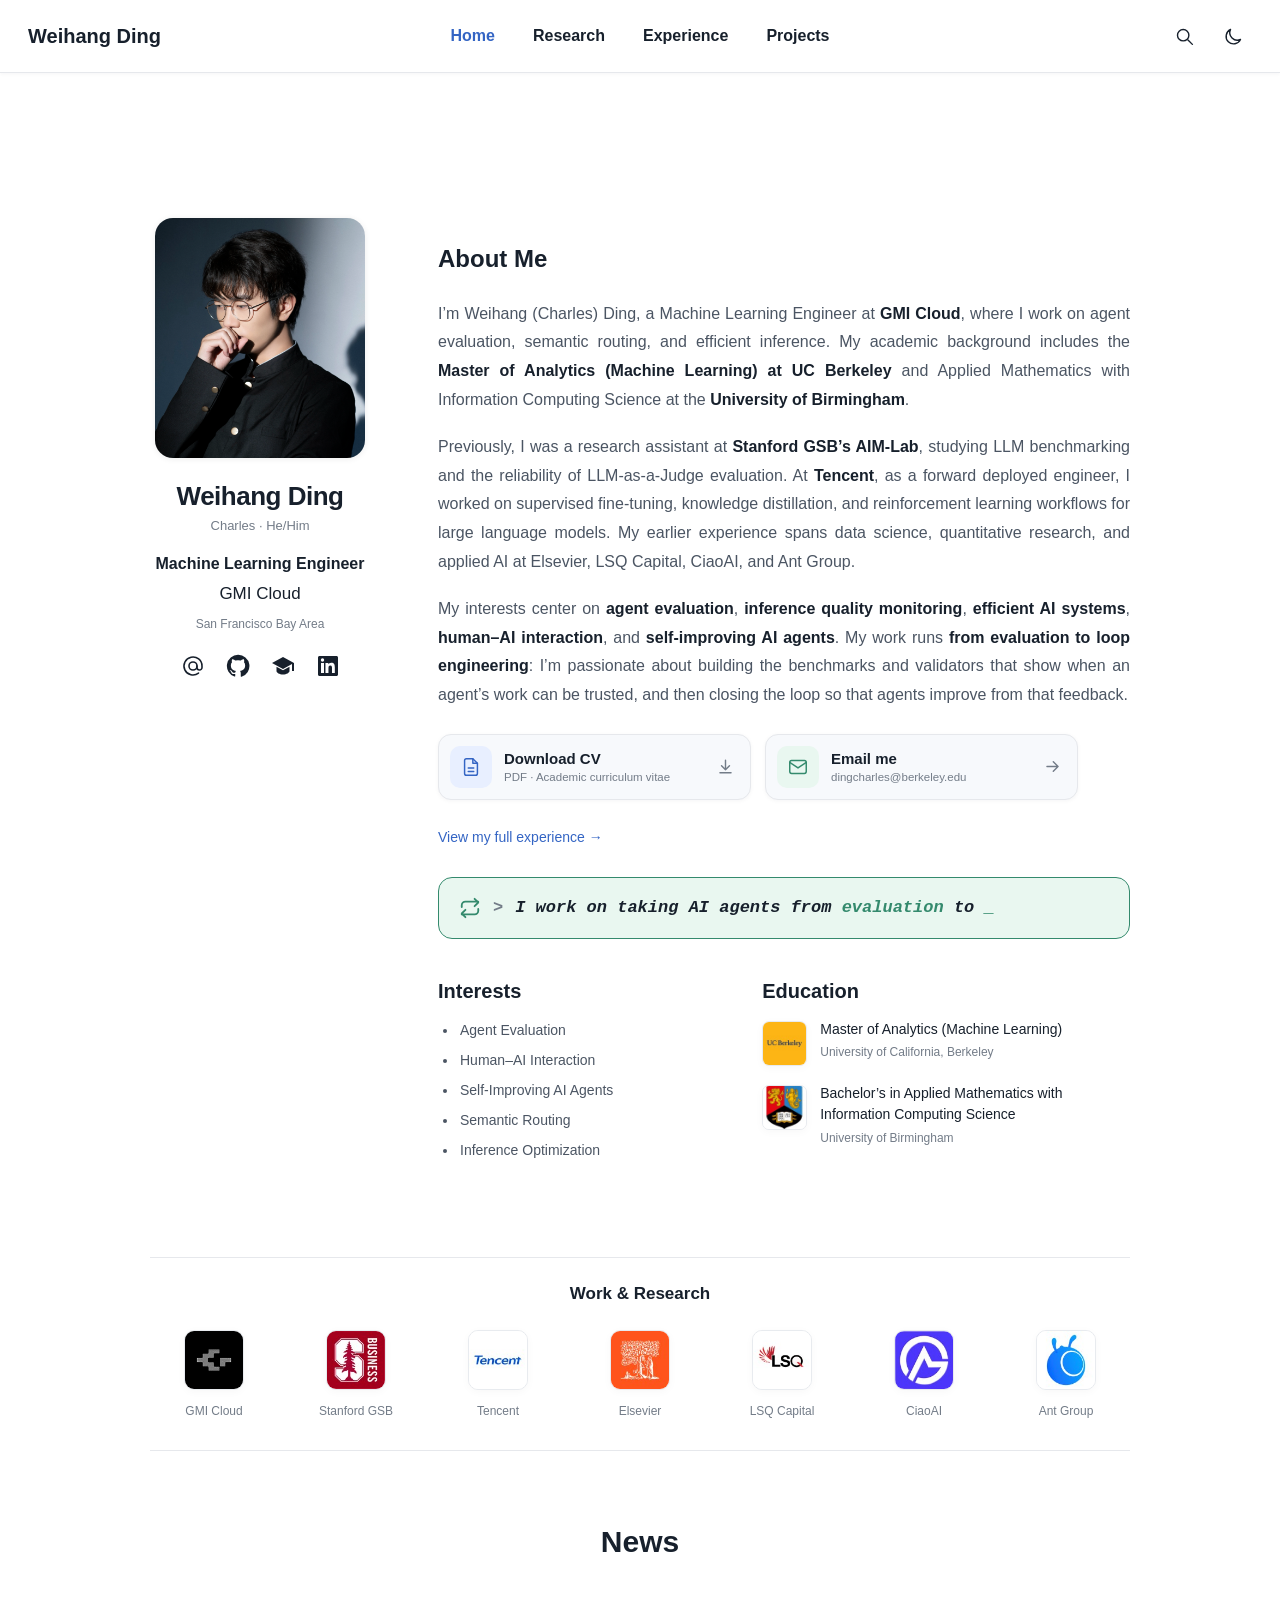
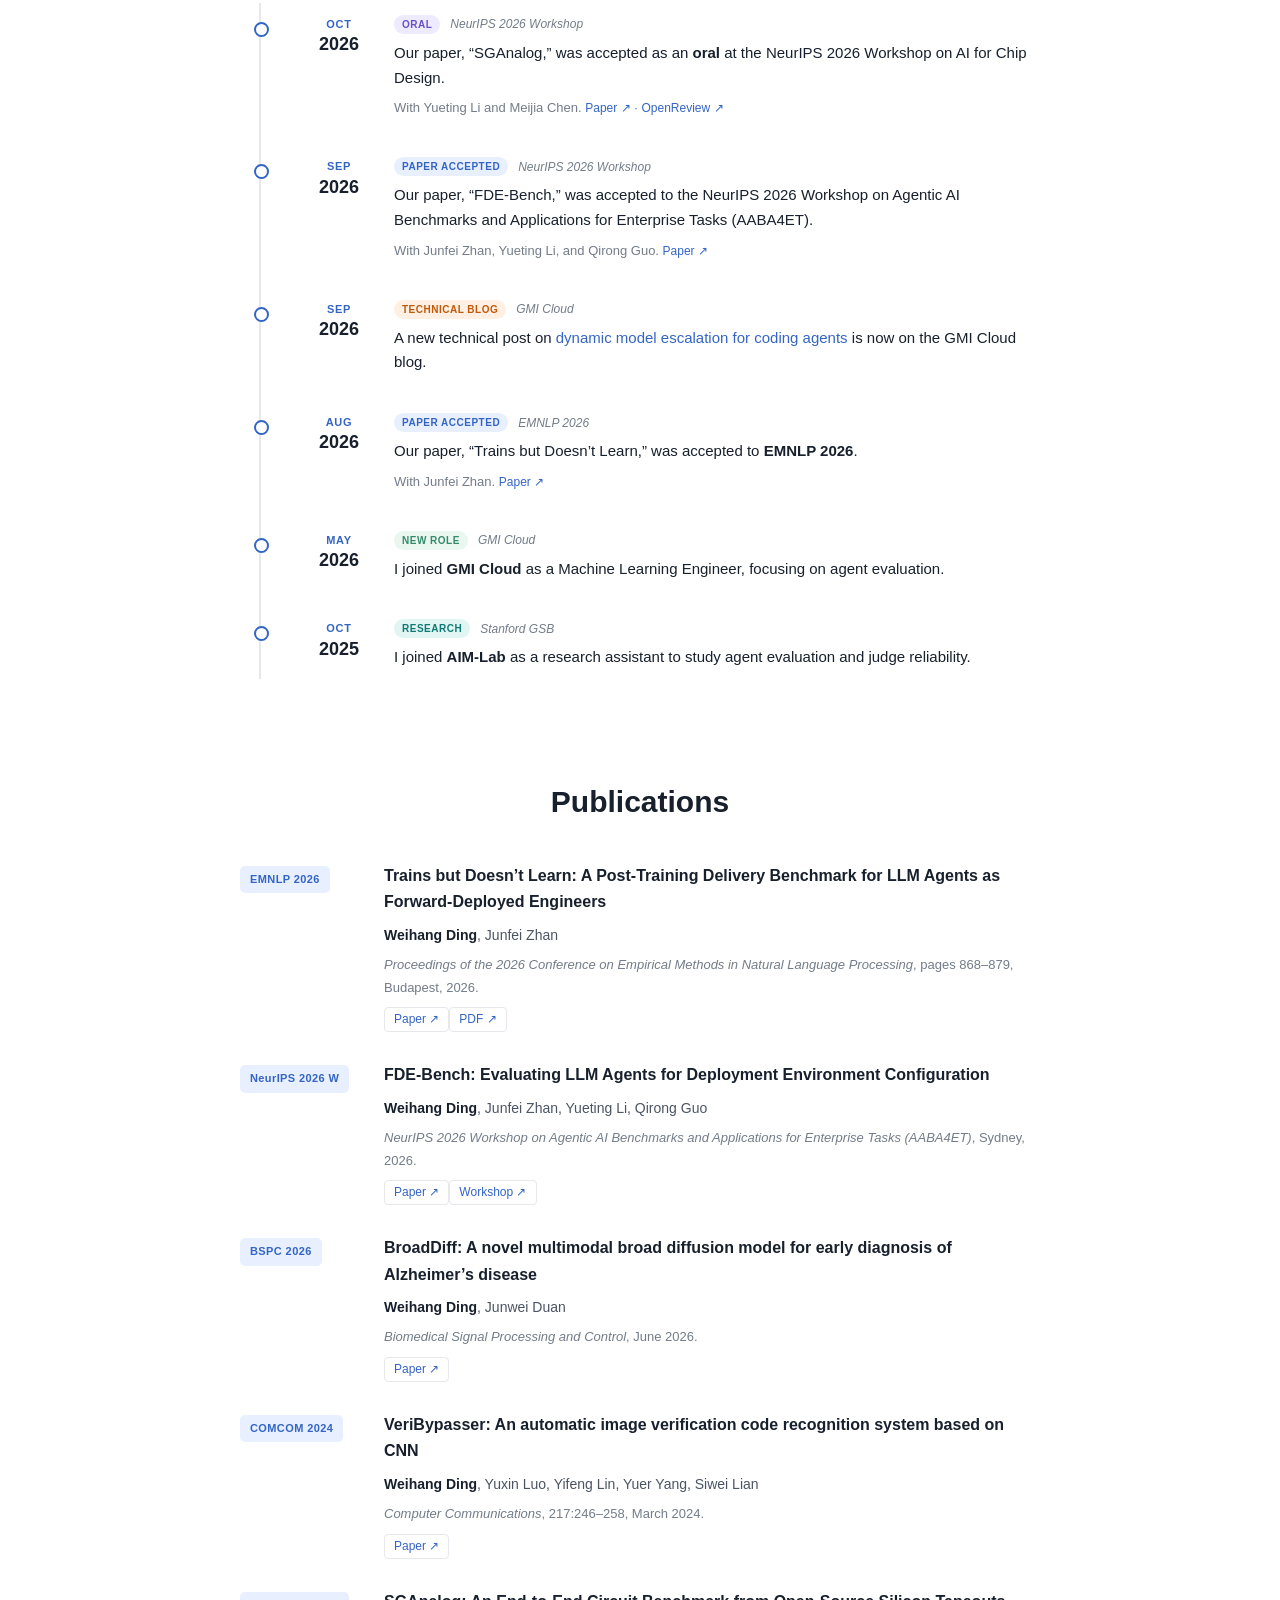
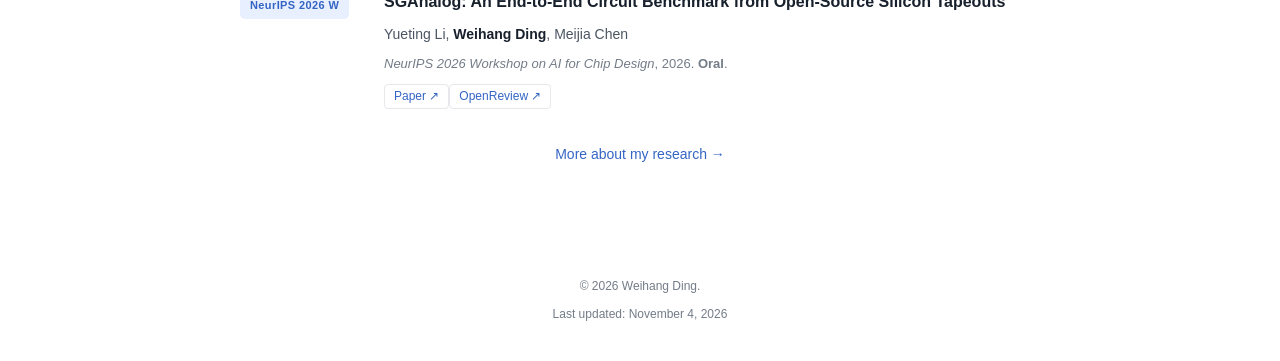
<file: index.html>
<!doctype html><html lang="en" id="top"><head><meta charset="utf-8"><meta name="viewport" content="width=device-width, initial-scale=1"><title>Home | Weihang Ding</title><meta name="description" content="Weihang (Charles) Ding — Machine Learning Engineer at GMI Cloud. Agent evaluation, human–AI interaction, self-improving agents, semantic routing, and post-training."><meta name="theme-color" content="#ffffff"><meta name="site-version" content="academic-en-10-nowriting"><link rel="canonical" href="https://charlesdingd.github.io/"><link rel="icon" href="favicon.svg?v=2" type="image/svg+xml"><meta property="og:type" content="website"><meta property="og:title" content="Home | Weihang Ding"><meta property="og:description" content="Weihang (Charles) Ding — Machine Learning Engineer at GMI Cloud. Agent evaluation, human–AI interaction, self-improving agents, semantic routing, and post-training."><meta property="og:url" content="https://charlesdingd.github.io/"><meta property="og:image" content="https://charlesdingd.github.io/avatar.png"><meta name="twitter:card" content="summary"><script src="theme.js?v=academic-en-10-nowriting"></script><link rel="stylesheet" href="style.css?v=academic-en-18-avatar"></head><body><a class="skip" href="#main">Skip to content</a><header class="site-header"><div class="header-inner"><a class="site-name" href="index.html">Weihang Ding</a><nav id="primary-nav" aria-label="Main navigation"><a href="index.html" aria-current="page">Home</a><a href="research.html">Research</a><a href="experience.html">Experience</a><a href="projects.html">Projects</a></nav><div class="header-tools"><button class="search-toggle" type="button" aria-label="Search this website"><svg class="icon " viewBox="0 0 24 24" aria-hidden="true" fill="none" stroke="currentColor" stroke-width="1.6" stroke-linecap="round" stroke-linejoin="round"><circle cx="10.5" cy="10.5" r="6.5"/><path d="m16 16 5 5"/></svg></button><button class="theme-toggle" type="button" aria-label="Switch to dark mode" aria-pressed="false"><svg class="icon moon" viewBox="0 0 24 24" aria-hidden="true" fill="none" stroke="currentColor" stroke-width="1.6" stroke-linecap="round" stroke-linejoin="round"><path d="M20 15.4A8.6 8.6 0 0 1 8.6 4 8.6 8.6 0 1 0 20 15.4Z"/></svg><svg class="icon sun" viewBox="0 0 24 24" aria-hidden="true" fill="none" stroke="currentColor" stroke-width="1.6" stroke-linecap="round" stroke-linejoin="round"><circle cx="12" cy="12" r="4"/><path d="M12 2v2m0 16v2M2 12h2m16 0h2M5 5l1.5 1.5m11 11L19 19M5 19l1.5-1.5m11-11L19 5"/></svg></button><button class="menu-toggle" type="button" aria-label="Open navigation" aria-controls="primary-nav" aria-expanded="false"><svg class="icon " viewBox="0 0 24 24" aria-hidden="true" fill="none" stroke="currentColor" stroke-width="1.6" stroke-linecap="round" stroke-linejoin="round"><path d="M4 6h16M4 12h16M4 18h16"/></svg></button></div></div></header><main id="main"><section class="biography" id="about"><aside class="profile"><img src="avatar.png?v=3" alt="Portrait of Weihang Ding" width="210" height="240" class="avatar" fetchpriority="high"><h1>Weihang Ding</h1><p class="profile-alias">Charles · He/Him</p><h2>Machine Learning Engineer</h2><p class="affiliation">GMI Cloud</p><p class="location">San Francisco Bay Area</p><div class="social-icons"><a title="Email me" href="mailto:dingcharles@berkeley.edu"><svg class="icon " viewBox="0 0 24 24" aria-hidden="true" fill="none" stroke="currentColor" stroke-width="1.6" stroke-linecap="round" stroke-linejoin="round"><circle cx="12" cy="12" r="4"/><path d="M16 12v1.5a2.5 2.5 0 0 0 5 0V12a9 9 0 1 0-3.5 7.1"/></svg><span class="visually-hidden">Email</span></a><a title="GitHub" href="https://github.com/Charlesdingd" class="" target="_blank" rel="noopener noreferrer"><svg class="icon " viewBox="0 0 24 24" aria-hidden="true" fill="currentColor" stroke="none" stroke-width="1.6" stroke-linecap="round" stroke-linejoin="round"><path d="M12 .8A11.2 11.2 0 0 0 8.46 22.6c.56.1.77-.24.77-.54v-2.1c-3.13.68-3.79-1.33-3.79-1.33-.51-1.3-1.25-1.64-1.25-1.64-1.02-.7.08-.69.08-.69 1.13.08 1.72 1.16 1.72 1.16 1 1.7 2.63 1.21 3.28.96.1-.73.4-1.22.71-1.5-2.5-.28-5.12-1.25-5.12-5.57 0-1.23.44-2.23 1.15-3.02-.12-.28-.5-1.43.11-2.97 0 0 .94-.3 3.08 1.15a10.7 10.7 0 0 1 5.6 0c2.14-1.45 3.08-1.15 3.08-1.15.61 1.54.23 2.69.12 2.97.71.79 1.14 1.79 1.14 3.02 0 4.33-2.62 5.29-5.13 5.57.41.35.76 1.02.76 2.07v3.17c0 .3.2.65.77.54A11.2 11.2 0 0 0 12 .8Z"/></svg><span class="visually-hidden">GitHub</span></a><a title="Google Scholar" href="https://scholar.google.com/citations?user=0V8CMP4AAAAJ" class="" target="_blank" rel="noopener noreferrer"><svg class="icon " viewBox="0 0 24 24" aria-hidden="true" fill="currentColor" stroke="none" stroke-width="1.6" stroke-linecap="round" stroke-linejoin="round"><path d="M12 3 1 9l11 6 9-4.9V17h2V9L12 3zm-6.5 9.7V17c0 1.7 2.9 3.5 6.5 3.5s6.5-1.8 6.5-3.5v-4.3L12 16.3l-6.5-3.6z"/></svg><span class="visually-hidden">Google Scholar</span></a><a title="LinkedIn" href="https://www.linkedin.com/in/weihang-ding-2921a52a9/" class="" target="_blank" rel="noopener noreferrer"><svg class="icon " viewBox="0 0 24 24" aria-hidden="true" fill="currentColor" stroke="none" stroke-width="1.6" stroke-linecap="round" stroke-linejoin="round"><path d="M20.5 2h-17C2.67 2 2 2.67 2 3.5v17c0 .83.67 1.5 1.5 1.5h17c.83 0 1.5-.67 1.5-1.5v-17c0-.83-.67-1.5-1.5-1.5ZM8 19H5V9h3v10ZM6.5 7.7a1.7 1.7 0 1 1 0-3.4 1.7 1.7 0 0 1 0 3.4ZM19 19h-3v-4.9c0-1.17-.02-2.68-1.64-2.68-1.64 0-1.9 1.28-1.9 2.59V19h-3V9h2.88v1.37h.04c.4-.76 1.38-1.57 2.84-1.57 3.04 0 3.6 2 3.6 4.61V19Z"/></svg><span class="visually-hidden">LinkedIn</span></a></div></aside><div class="about-content"><h2>About Me</h2><div class="bio"><p>I’m Weihang (Charles) Ding, a Machine Learning Engineer at <strong>GMI Cloud</strong>, where I work on agent evaluation, semantic routing, and efficient inference. My academic background includes the <strong>Master of Analytics (Machine Learning) at UC Berkeley</strong> and Applied Mathematics with Information Computing Science at the <strong>University of Birmingham</strong>.</p><p>Previously, I was a research assistant at <strong>Stanford GSB’s AIM-Lab</strong>, studying LLM benchmarking and the reliability of LLM-as-a-Judge evaluation. At <strong>Tencent</strong>, as a forward deployed engineer, I worked on supervised fine-tuning, knowledge distillation, and reinforcement learning workflows for large language models. My earlier experience spans data science, quantitative research, and applied AI at Elsevier, LSQ Capital, CiaoAI, and Ant Group.</p><p>My interests center on <strong>agent evaluation</strong>, <strong>inference quality monitoring</strong>, <strong>efficient AI systems</strong>, <strong>human–AI interaction</strong>, and <strong>self-improving AI agents</strong>. My work runs <strong>from evaluation to loop engineering</strong>: I’m passionate about building the benchmarks and validators that show when an agent’s work can be trusted, and then closing the loop so that agents improve from that feedback.</p></div><div class="about-actions"><a class="action-card cv-download" href="CV_Weihang_Ding.pdf" target="_blank" rel="noopener noreferrer" aria-label="Download my CV as a PDF"><span class="action-icon cv-icon" aria-hidden="true"><svg class="icon " viewBox="0 0 24 24" aria-hidden="true" fill="none" stroke="currentColor" stroke-width="1.6" stroke-linecap="round" stroke-linejoin="round"><path d="M14 3H7a2 2 0 0 0-2 2v14a2 2 0 0 0 2 2h10a2 2 0 0 0 2-2V8z"/><path d="M14 3v5h5M9 13h6M9 17h6"/></svg></span><span class="action-copy"><strong>Download CV</strong><small>PDF · Academic curriculum vitae</small></span><svg class="icon action-arrow" viewBox="0 0 24 24" aria-hidden="true" fill="none" stroke="currentColor" stroke-width="1.8" stroke-linecap="round" stroke-linejoin="round"><path d="M12 4v12m0 0 5-5m-5 5-5-5M5 20h14"/></svg></a><a class="action-card contact-card" href="mailto:dingcharles@berkeley.edu" aria-label="Email me"><span class="action-icon mail-icon" aria-hidden="true"><svg class="icon " viewBox="0 0 24 24" aria-hidden="true" fill="none" stroke="currentColor" stroke-width="1.6" stroke-linecap="round" stroke-linejoin="round"><rect x="3" y="5" width="18" height="14" rx="2"/><path d="m3 7 9 6 9-6"/></svg></span><span class="action-copy"><strong>Email me</strong><small>dingcharles@berkeley.edu</small></span><svg class="icon action-arrow" viewBox="0 0 24 24" aria-hidden="true" fill="none" stroke="currentColor" stroke-width="1.8" stroke-linecap="round" stroke-linejoin="round"><path d="M5 12h14m0 0-6-6m6 6-6 6"/></svg></a></div><p class="bio-contact"><a href="experience.html">View my full experience →</a></p><p class="tagline" aria-label="I work on taking AI agents from evaluation to loop engineering."><svg class="tagline-icon" viewBox="0 0 24 24" fill="none" stroke="currentColor" stroke-width="2" stroke-linecap="round" stroke-linejoin="round" aria-hidden="true"><path d="M17 2l4 4-4 4"/><path d="M3 11V9a4 4 0 0 1 4-4h14"/><path d="M7 22l-4-4 4-4"/><path d="M21 13v2a4 4 0 0 1-4 4H3"/></svg><span class="tagline-prompt" aria-hidden="true">&gt;</span><span class="tagline-line" aria-hidden="true"><span id="tagline-text"><span>I work on taking AI agents from </span><span class="tagline-eval">evaluation</span><span> to </span><span class="tagline-loop">loop engineering</span><span>.</span></span><span class="tagline-cursor">_</span></span></p><script>(function(){var el=document.getElementById("tagline-text");if(!el||matchMedia("(prefers-reduced-motion: reduce)").matches)return;var parts=[].slice.call(el.children),texts=parts.map(function(p){return p.textContent}),total=texts.join("").length,n=0;parts.forEach(function(p){p.textContent=""});(function tick(){n++;var left=n;parts.forEach(function(p,k){var t=texts[k];p.textContent=t.slice(0,Math.max(0,Math.min(left,t.length)));left-=t.length});if(n<total)setTimeout(tick,38)})()})()</script><div class="background-grid"><div><h3>Interests</h3><ul class="interest-list"><li>Agent Evaluation</li><li>Human–AI Interaction</li><li>Self-Improving AI Agents</li><li>Semantic Routing</li><li>Inference Optimization</li></ul></div><div><h3>Education</h3><ul class="education-mini"><li><a class="organization-logo logo-berkeley education-logo" href="https://www.linkedin.com/school/2517/" target="_blank" rel="noopener noreferrer" aria-label="University of California, Berkeley"><img src="logo-berkeley.jpg" alt="University of California, Berkeley logo" width="100" height="100" loading="lazy" decoding="async"></a><div><span>Master of Analytics (Machine Learning)</span><small>University of California, Berkeley</small></div></li><li><a class="organization-logo logo-birmingham education-logo" href="https://www.linkedin.com/school/166627/" target="_blank" rel="noopener noreferrer" aria-label="University of Birmingham"><img src="logo-birmingham.jpg" alt="University of Birmingham logo" width="100" height="100" loading="lazy" decoding="async"></a><div><span>Bachelor’s in Applied Mathematics with Information Computing Science</span><small>University of Birmingham</small></div></li></ul></div></div></div></section><section class="affiliations" aria-labelledby="affiliations-title"><h2 id="affiliations-title">Work &amp; Research</h2><div class="affiliation-grid"><div class="affiliation-item"><a class="organization-logo logo-gmi " href="https://www.linkedin.com/company/gmi-cloud-ai/" target="_blank" rel="noopener noreferrer" aria-label="GMI Cloud"><img src="logo-gmi.jpg" alt="GMI Cloud logo" width="100" height="100" loading="lazy" decoding="async"></a><span>GMI Cloud</span></div><div class="affiliation-item"><a class="organization-logo logo-stanford " href="https://www.linkedin.com/school/1791/" target="_blank" rel="noopener noreferrer" aria-label="Stanford University Graduate School of Business"><img src="logo-stanford.jpg" alt="Stanford University Graduate School of Business logo" width="100" height="100" loading="lazy" decoding="async"></a><span>Stanford GSB</span></div><div class="affiliation-item"><a class="organization-logo logo-tencent " href="https://www.linkedin.com/company/166328/" target="_blank" rel="noopener noreferrer" aria-label="Tencent"><img src="logo-tencent.jpg" alt="Tencent logo" width="100" height="100" loading="lazy" decoding="async"></a><span>Tencent</span></div><div class="affiliation-item"><a class="organization-logo logo-elsevier " href="https://www.linkedin.com/company/3027/" target="_blank" rel="noopener noreferrer" aria-label="Elsevier"><img src="logo-elsevier.jpg" alt="Elsevier logo" width="100" height="100" loading="lazy" decoding="async"></a><span>Elsevier</span></div><div class="affiliation-item"><a class="organization-logo logo-lsq " href="https://www.linkedin.com/company/13349704/" target="_blank" rel="noopener noreferrer" aria-label="LSQ CAPITAL LIMITED"><img src="logo-lsq.jpg" alt="LSQ CAPITAL LIMITED logo" width="100" height="100" loading="lazy" decoding="async"></a><span>LSQ Capital</span></div><div class="affiliation-item"><a class="organization-logo logo-ciaoai " href="https://www.linkedin.com/company/104417520/" target="_blank" rel="noopener noreferrer" aria-label="CiaoAI"><img src="logo-ciaoai.jpg" alt="CiaoAI logo" width="100" height="100" loading="lazy" decoding="async"></a><span>CiaoAI</span></div><div class="affiliation-item"><a class="organization-logo logo-ant " href="https://www.linkedin.com/company/15245628/" target="_blank" rel="noopener noreferrer" aria-label="Ant Group"><img src="logo-ant.jpg" alt="Ant Group logo" width="100" height="100" loading="lazy" decoding="async"></a><span>Ant Group</span></div></div></section><section class="home-section news-section" id="news"><h2>News</h2><ol class="news-list"><li><time datetime="2026-10"><span>OCT</span><strong>2026</strong></time><div><p class="news-label"><span class="news-badge purple">ORAL</span><em>NeurIPS 2026 Workshop</em></p><p>Our paper, “SGAnalog,” was accepted as an <strong>oral</strong> at the NeurIPS 2026 Workshop on AI for Chip Design.</p><p class="news-detail">With Yueting Li and Meijia Chen. <a href="https://arxiv.org/abs/2610.03934" class="" target="_blank" rel="noopener noreferrer">Paper ↗</a> · <a href="https://openreview.net/forum?id=6othT7G4lC" class="" target="_blank" rel="noopener noreferrer">OpenReview ↗</a></p></div></li><li><time datetime="2026-09"><span>SEP</span><strong>2026</strong></time><div><p class="news-label"><span class="news-badge">PAPER ACCEPTED</span><em>NeurIPS 2026 Workshop</em></p><p>Our paper, “FDE-Bench,” was accepted to the NeurIPS 2026 Workshop on Agentic AI Benchmarks and Applications for Enterprise Tasks (AABA4ET).</p><p class="news-detail">With Junfei Zhan, Yueting Li, and Qirong Guo. <a href="https://arxiv.org/abs/2609.27571" class="" target="_blank" rel="noopener noreferrer">Paper ↗</a></p></div></li><li><time datetime="2026-09"><span>SEP</span><strong>2026</strong></time><div><p class="news-label"><span class="news-badge orange">TECHNICAL BLOG</span><em>GMI Cloud</em></p><p>A new technical post on <a href="https://www.gmicloud.ai/en/blog/dynamic-model-escalation-for-coding-agents-a-gmi-router-experiment-across-two-harnesses" class="" target="_blank" rel="noopener noreferrer">dynamic model escalation for coding agents</a> is now on the GMI Cloud blog.</p></div></li><li><time datetime="2026-08"><span>AUG</span><strong>2026</strong></time><div><p class="news-label"><span class="news-badge">PAPER ACCEPTED</span><em>EMNLP 2026</em></p><p>Our paper, “Trains but Doesn’t Learn,” was accepted to <strong>EMNLP 2026</strong>.</p><p class="news-detail">With Junfei Zhan. <a href="https://aclanthology.org/2026.emnlp-industry.52/" class="" target="_blank" rel="noopener noreferrer">Paper ↗</a></p></div></li><li><time datetime="2026-05"><span>MAY</span><strong>2026</strong></time><div><p class="news-label"><span class="news-badge green">NEW ROLE</span><em>GMI Cloud</em></p><p>I joined <strong>GMI Cloud</strong> as a Machine Learning Engineer, focusing on agent evaluation.</p></div></li><li><time datetime="2025-10"><span>OCT</span><strong>2025</strong></time><div><p class="news-label"><span class="news-badge teal">RESEARCH</span><em>Stanford GSB</em></p><p>I joined <strong>AIM-Lab</strong> as a research assistant to study agent evaluation and judge reliability.</p></div></li></ol></section><section class="home-section" id="publications"><h2>Publications</h2><div class="publication-list"><article class="publication" id="paper-emnlp"><span class="venue-badge">EMNLP 2026</span><div><h3>Trains but Doesn’t Learn: A Post-Training Delivery Benchmark for LLM Agents as Forward-Deployed Engineers</h3><p class="authors"><strong>Weihang Ding</strong>, <a href="https://junfei-z.github.io/" class="" target="_blank" rel="noopener noreferrer">Junfei Zhan</a></p><p class="publication-venue"><em>Proceedings of the 2026 Conference on Empirical Methods in Natural Language Processing</em>, pages 868–879, Budapest, 2026.</p><div class="paper-links"><a href="https://aclanthology.org/2026.emnlp-industry.52/" class="" target="_blank" rel="noopener noreferrer">Paper ↗</a><a href="https://aclanthology.org/2026.emnlp-industry.52.pdf" class="" target="_blank" rel="noopener noreferrer">PDF ↗</a></div></div></article><article class="publication" id="paper-fde-bench"><span class="venue-badge">NeurIPS 2026 W</span><div><h3>FDE-Bench: Evaluating LLM Agents for Deployment Environment Configuration</h3><p class="authors"><strong>Weihang Ding</strong>, <a href="https://junfei-z.github.io/" class="" target="_blank" rel="noopener noreferrer">Junfei Zhan</a>, Yueting Li, Qirong Guo</p><p class="publication-venue"><em>NeurIPS 2026 Workshop on Agentic AI Benchmarks and Applications for Enterprise Tasks (AABA4ET)</em>, Sydney, 2026.</p><div class="paper-links"><a href="https://arxiv.org/abs/2609.27571" class="" target="_blank" rel="noopener noreferrer">Paper ↗</a><a href="https://marscod.github.io/AABA4ET.NeurIPS.2026/accepted-papers.html" class="" target="_blank" rel="noopener noreferrer">Workshop ↗</a></div></div></article><article class="publication" id="paper-broaddiff"><span class="venue-badge">BSPC 2026</span><div><h3>BroadDiff: A novel multimodal broad diffusion model for early diagnosis of Alzheimer’s disease</h3><p class="authors"><strong>Weihang Ding</strong>, Junwei Duan</p><p class="publication-venue"><em>Biomedical Signal Processing and Control</em>, June 2026.</p><div class="paper-links"><a href="https://www.sciencedirect.com/science/article/abs/pii/S1746809426013790" class="" target="_blank" rel="noopener noreferrer">Paper ↗</a></div></div></article><article class="publication" id="paper-veribypasser"><span class="venue-badge">COMCOM 2024</span><div><h3>VeriBypasser: An automatic image verification code recognition system based on CNN</h3><p class="authors"><strong>Weihang Ding</strong>, Yuxin Luo, Yifeng Lin, Yuer Yang, Siwei Lian</p><p class="publication-venue"><em>Computer Communications</em>, 217:246–258, March 2024.</p><div class="paper-links"><a href="https://doi.org/10.1016/j.comcom.2023.12.022" class="" target="_blank" rel="noopener noreferrer">Paper ↗</a></div></div></article><article class="publication" id="paper-sganalog"><span class="venue-badge">NeurIPS 2026 W</span><div><h3>SGAnalog: An End-to-End Circuit Benchmark from Open-Source Silicon Tapeouts</h3><p class="authors">Yueting Li, <strong>Weihang Ding</strong>, Meijia Chen</p><p class="publication-venue"><em>NeurIPS 2026 Workshop on AI for Chip Design</em>, 2026. <strong>Oral</strong>.</p><div class="paper-links"><a href="https://arxiv.org/abs/2610.03934" class="" target="_blank" rel="noopener noreferrer">Paper ↗</a><a href="https://openreview.net/forum?id=6othT7G4lC" class="" target="_blank" rel="noopener noreferrer">OpenReview ↗</a></div></div></article></div><p class="section-followup"><a href="research.html">More about my research →</a></p></section></main><footer class="site-footer"><p>© 2026 Weihang Ding.</p><p>Last updated: November 4, 2026</p></footer><dialog id="site-search" aria-labelledby="search-title"><div class="search-top"><h2 id="search-title">Search</h2><button class="search-close" type="button" aria-label="Close search"><svg class="icon " viewBox="0 0 24 24" aria-hidden="true" fill="none" stroke="currentColor" stroke-width="1.6" stroke-linecap="round" stroke-linejoin="round"><path d="m6 6 12 12M6 18 18 6"/></svg></button></div><label class="visually-hidden" for="search-input">Search this website</label><input id="search-input" type="search" autocomplete="off" placeholder="Search publications, experience, projects…"><div id="search-results" aria-live="polite"></div></dialog><script src="search-data.js?v=academic-en-10-nowriting"></script><script src="main.js?v=academic-en-10-nowriting"></script></body></html>
</file>
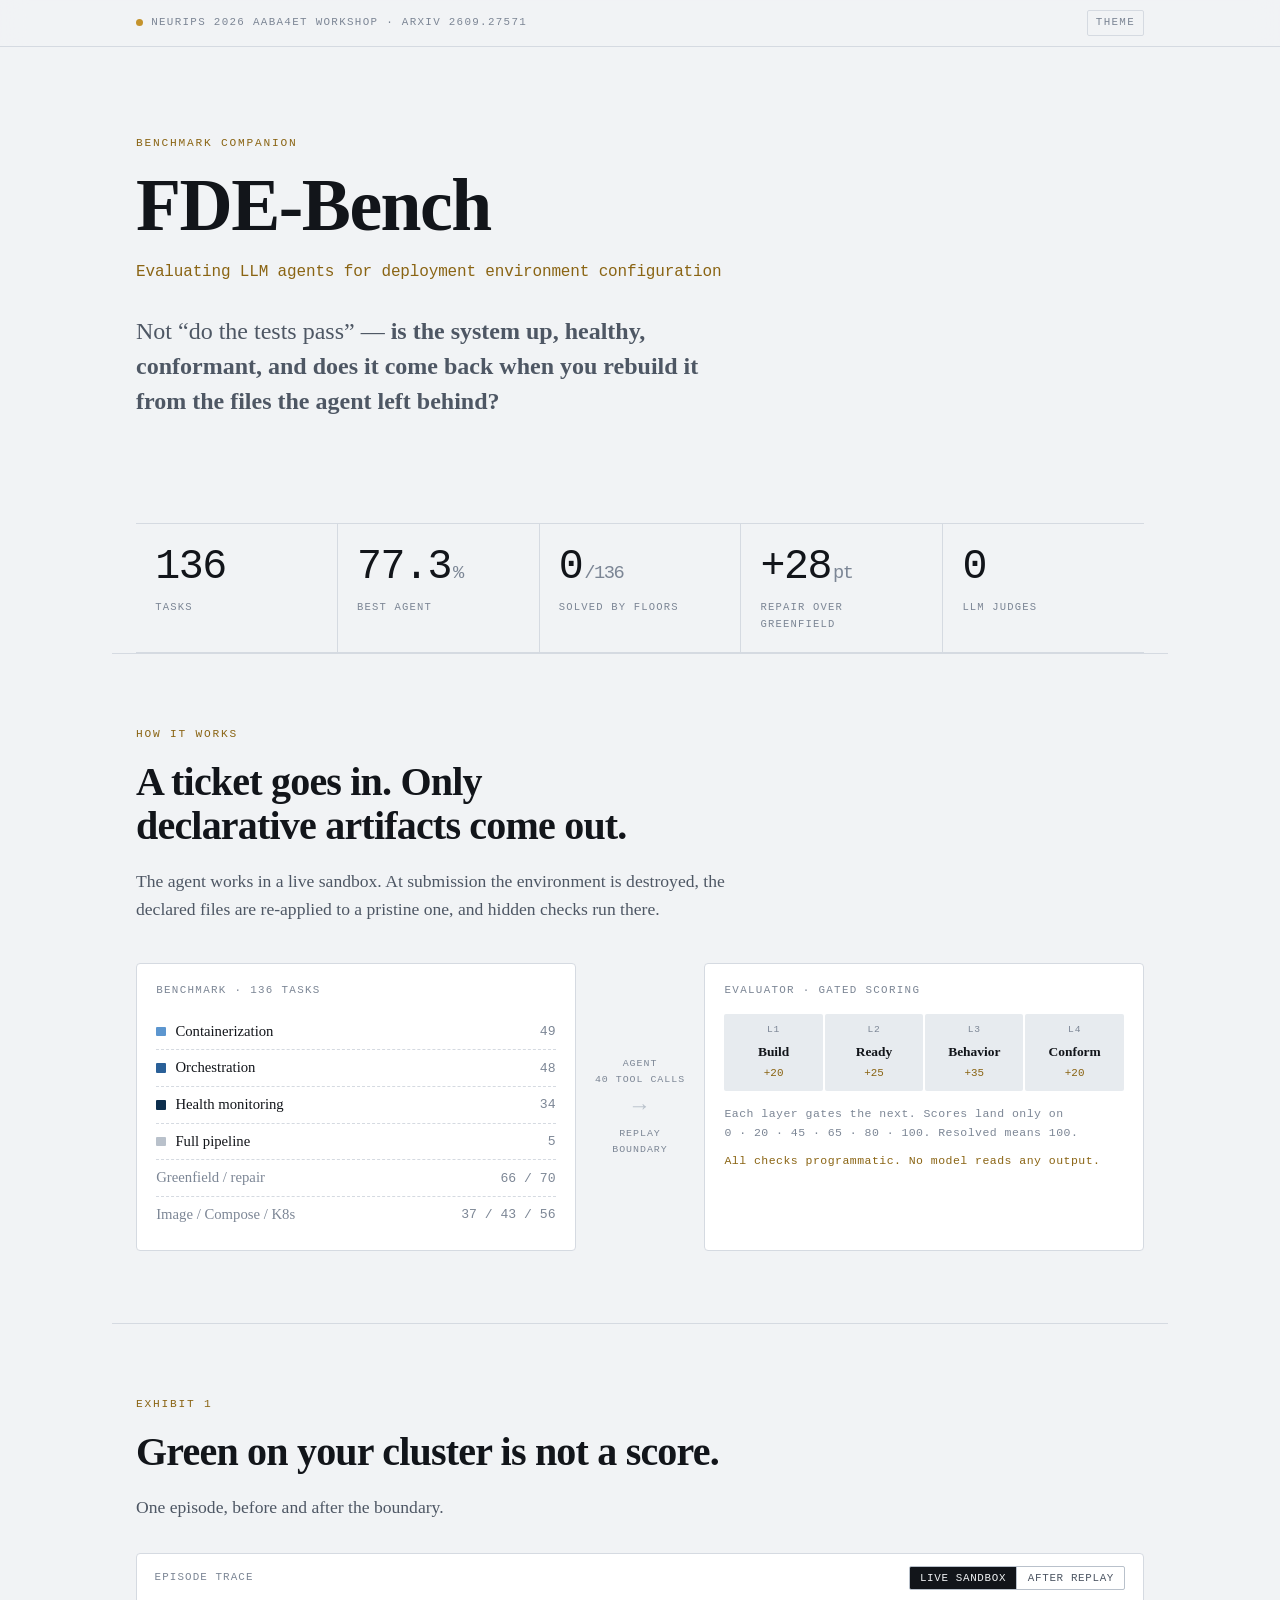
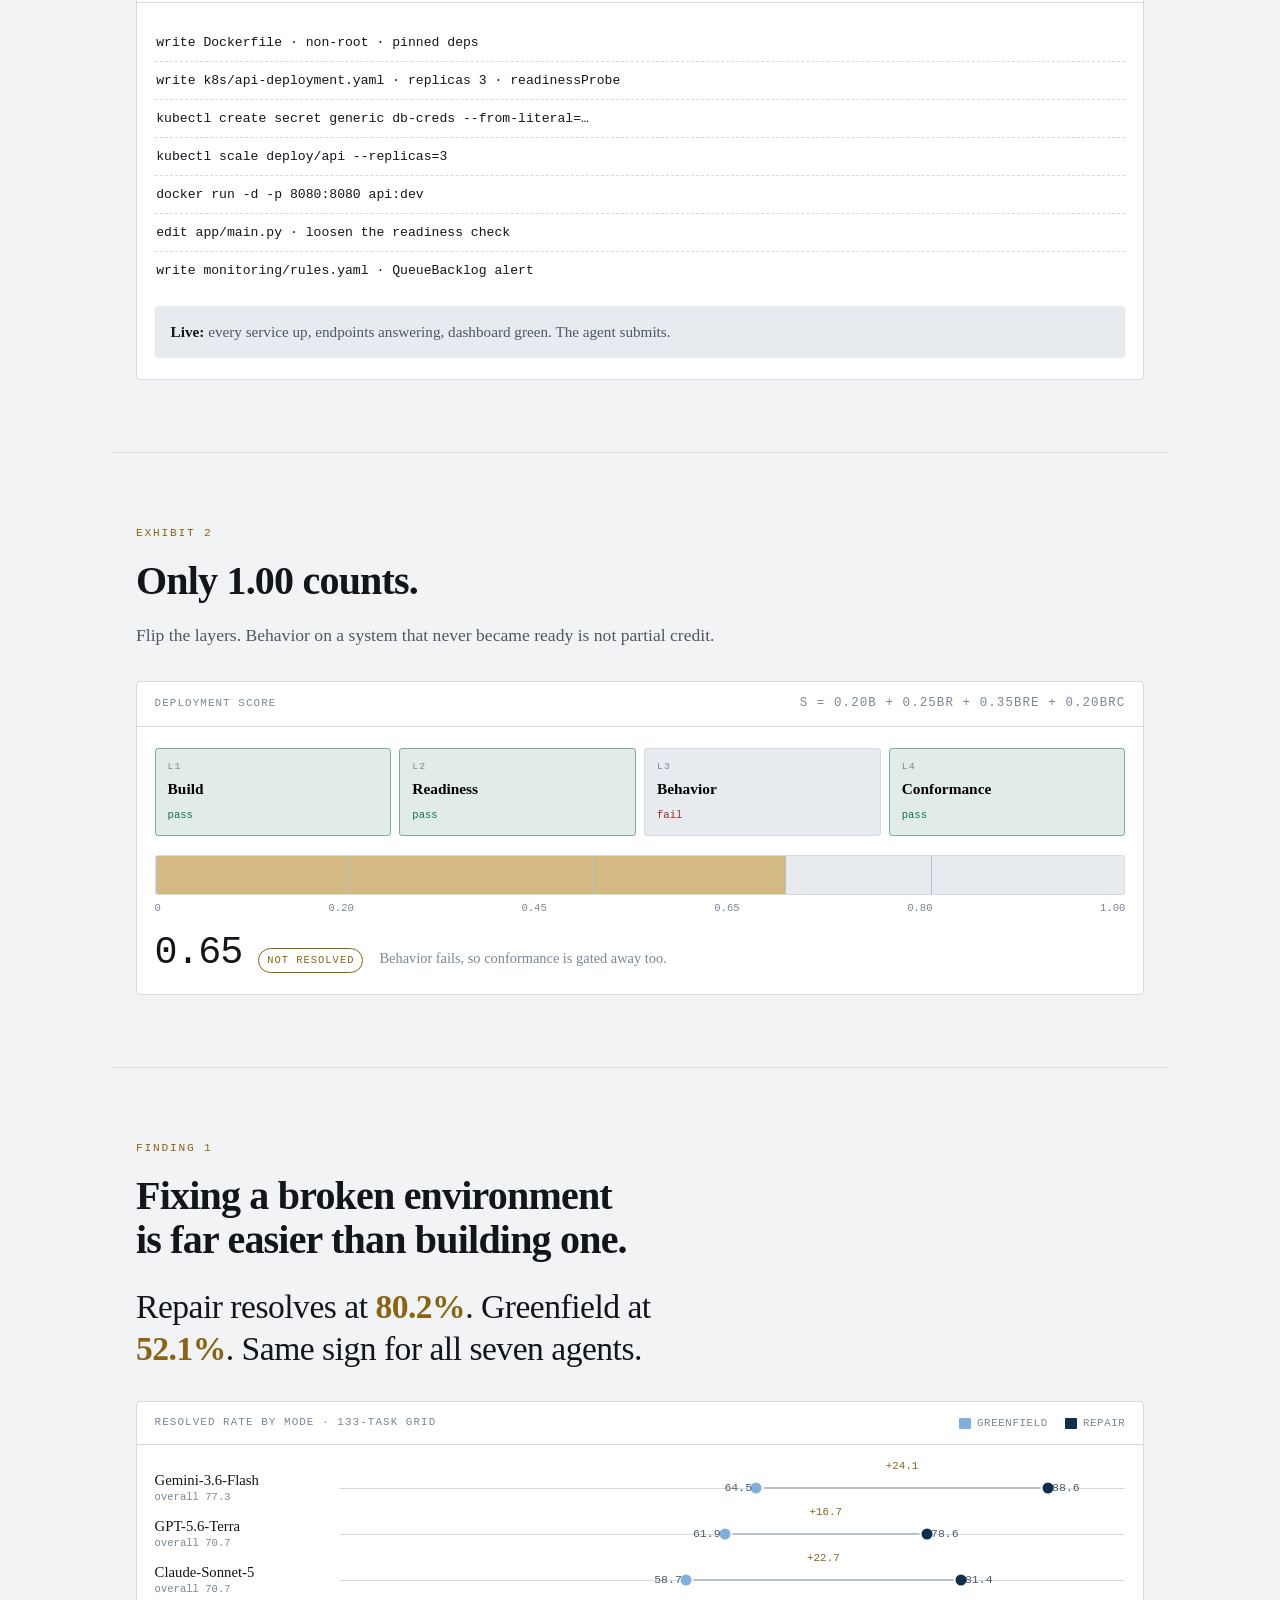
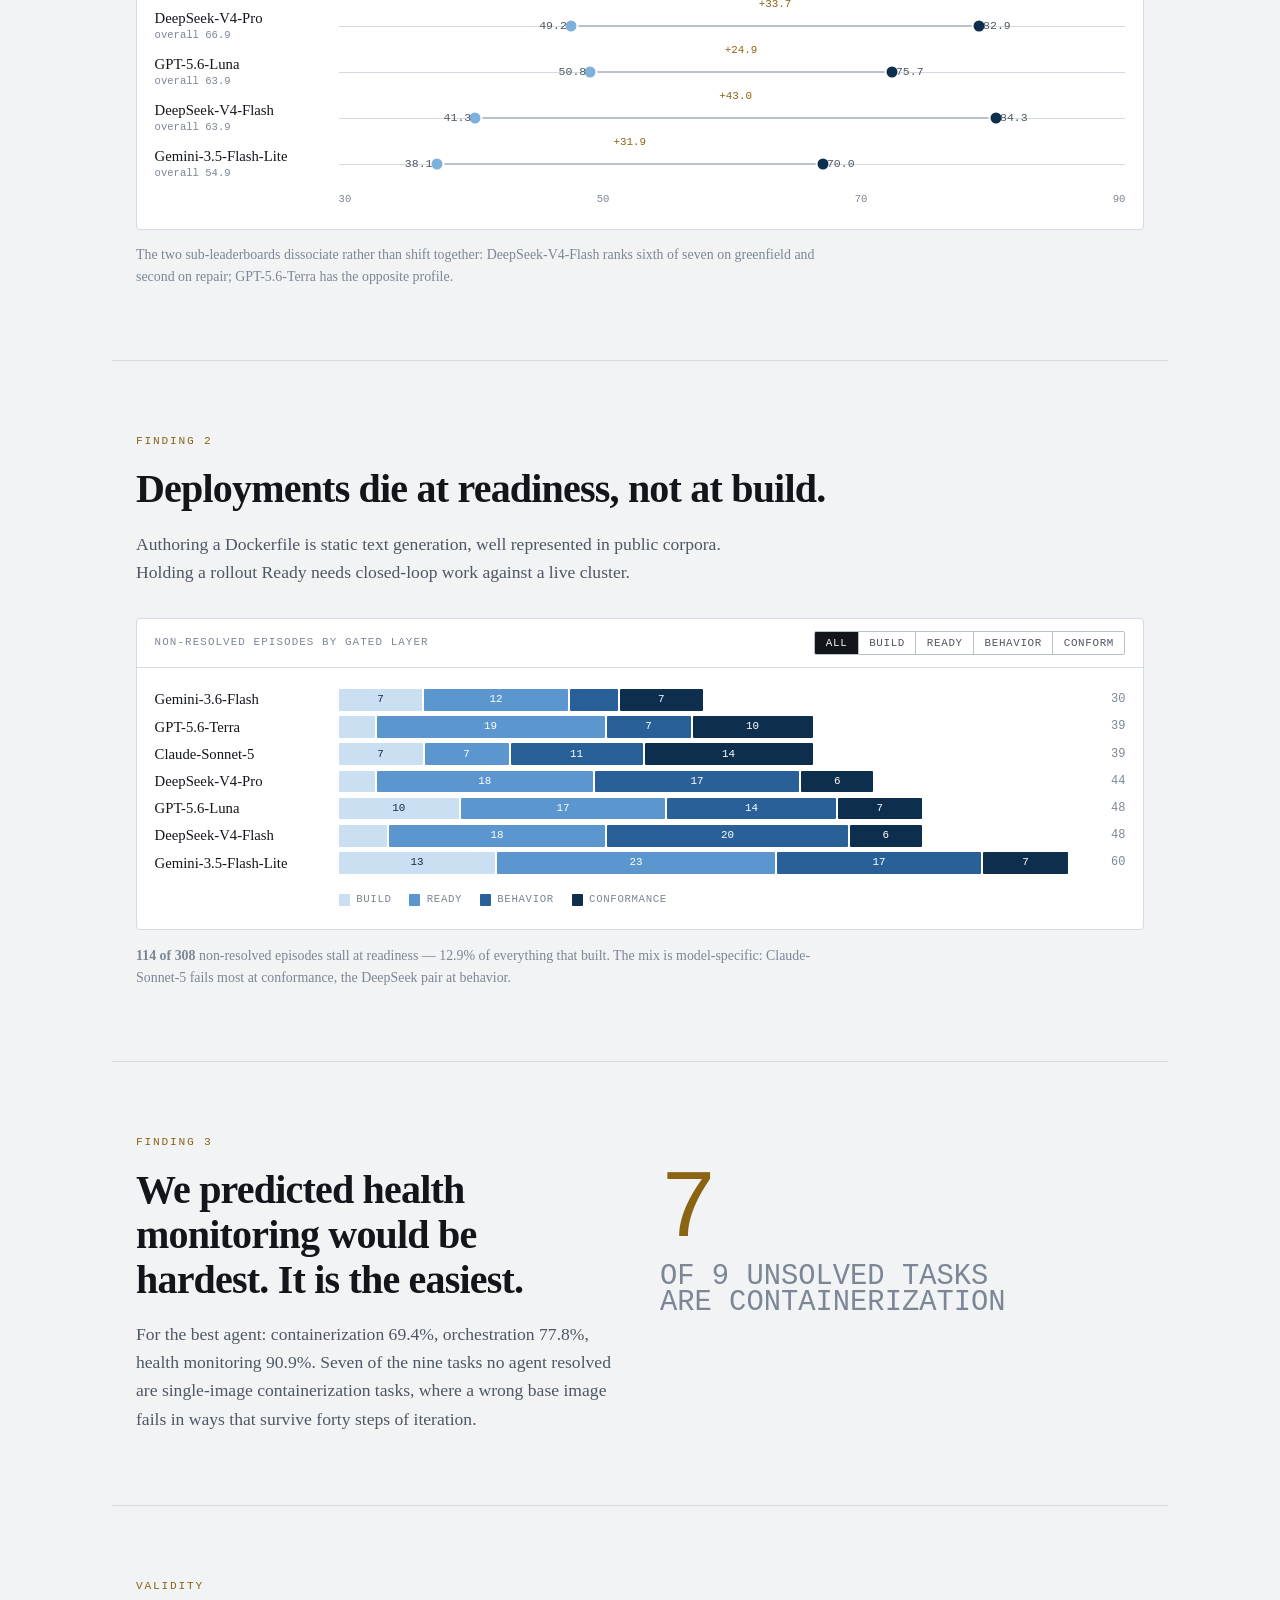
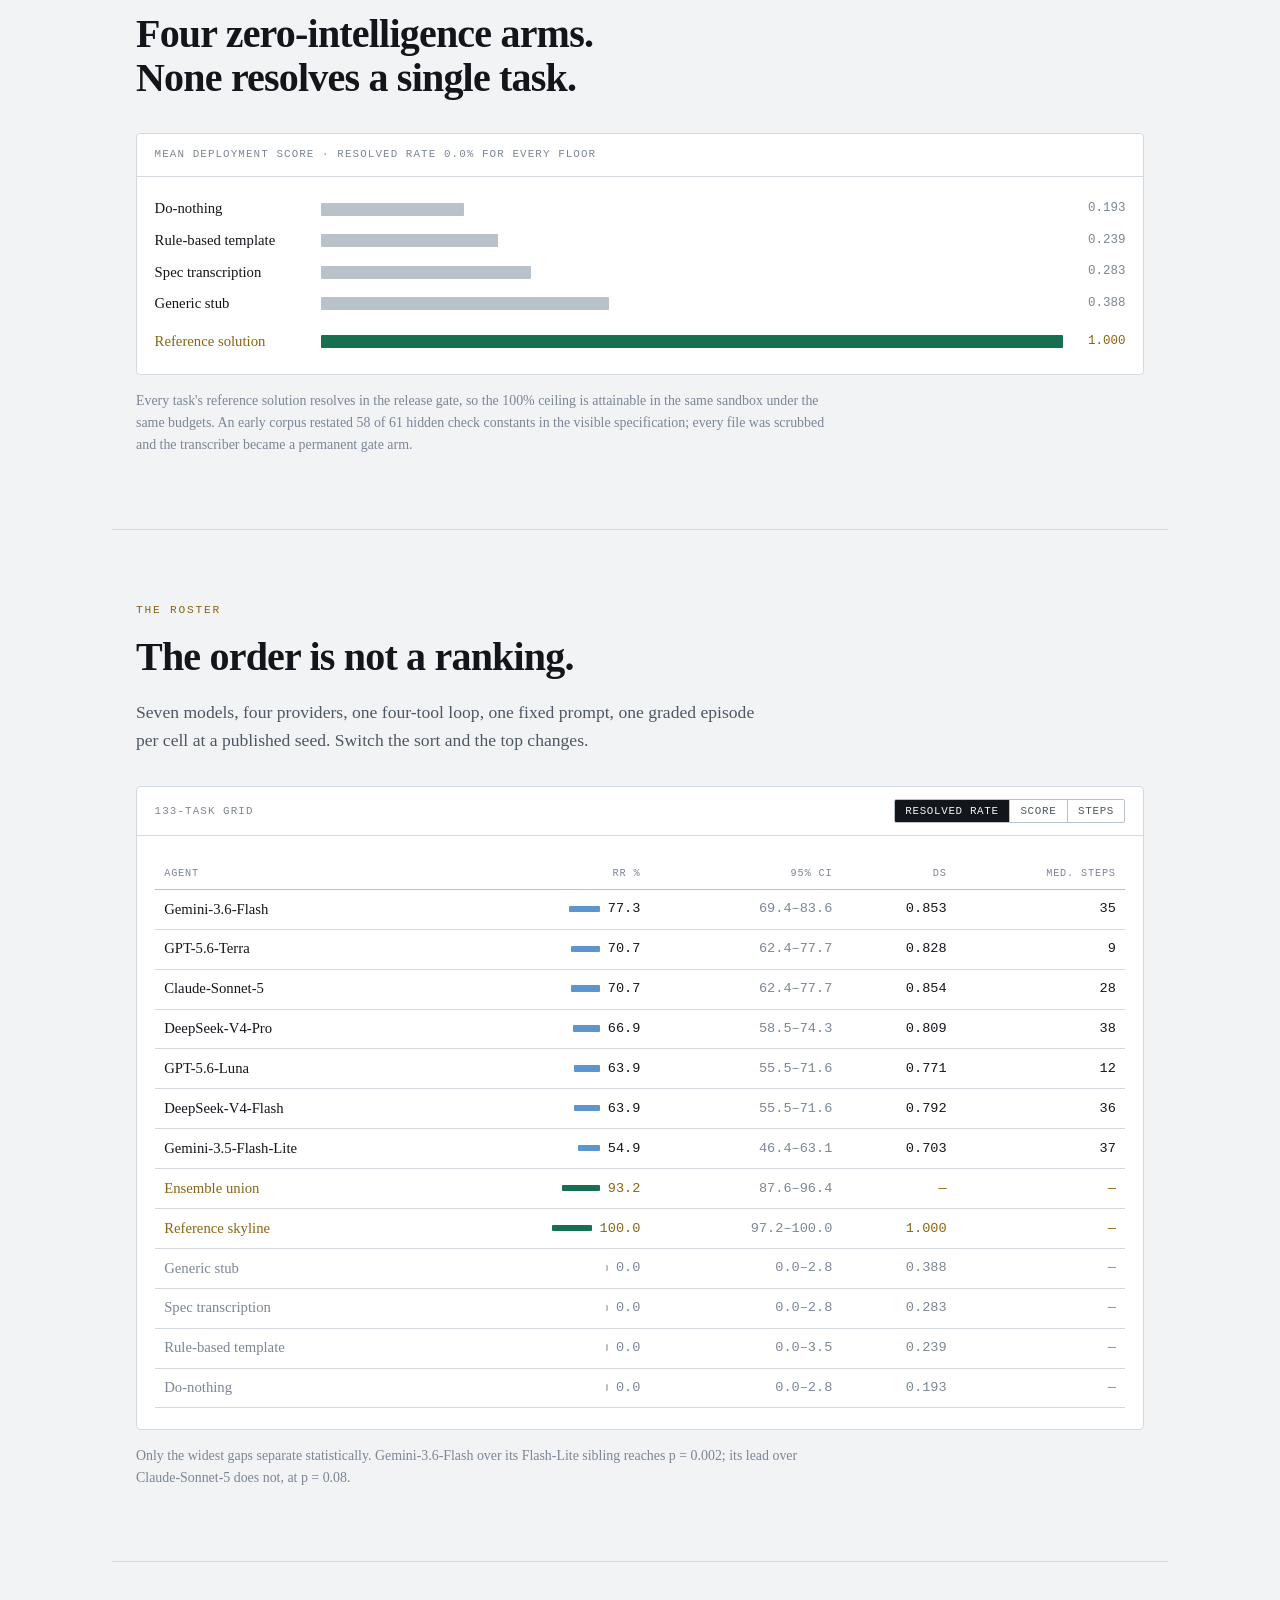
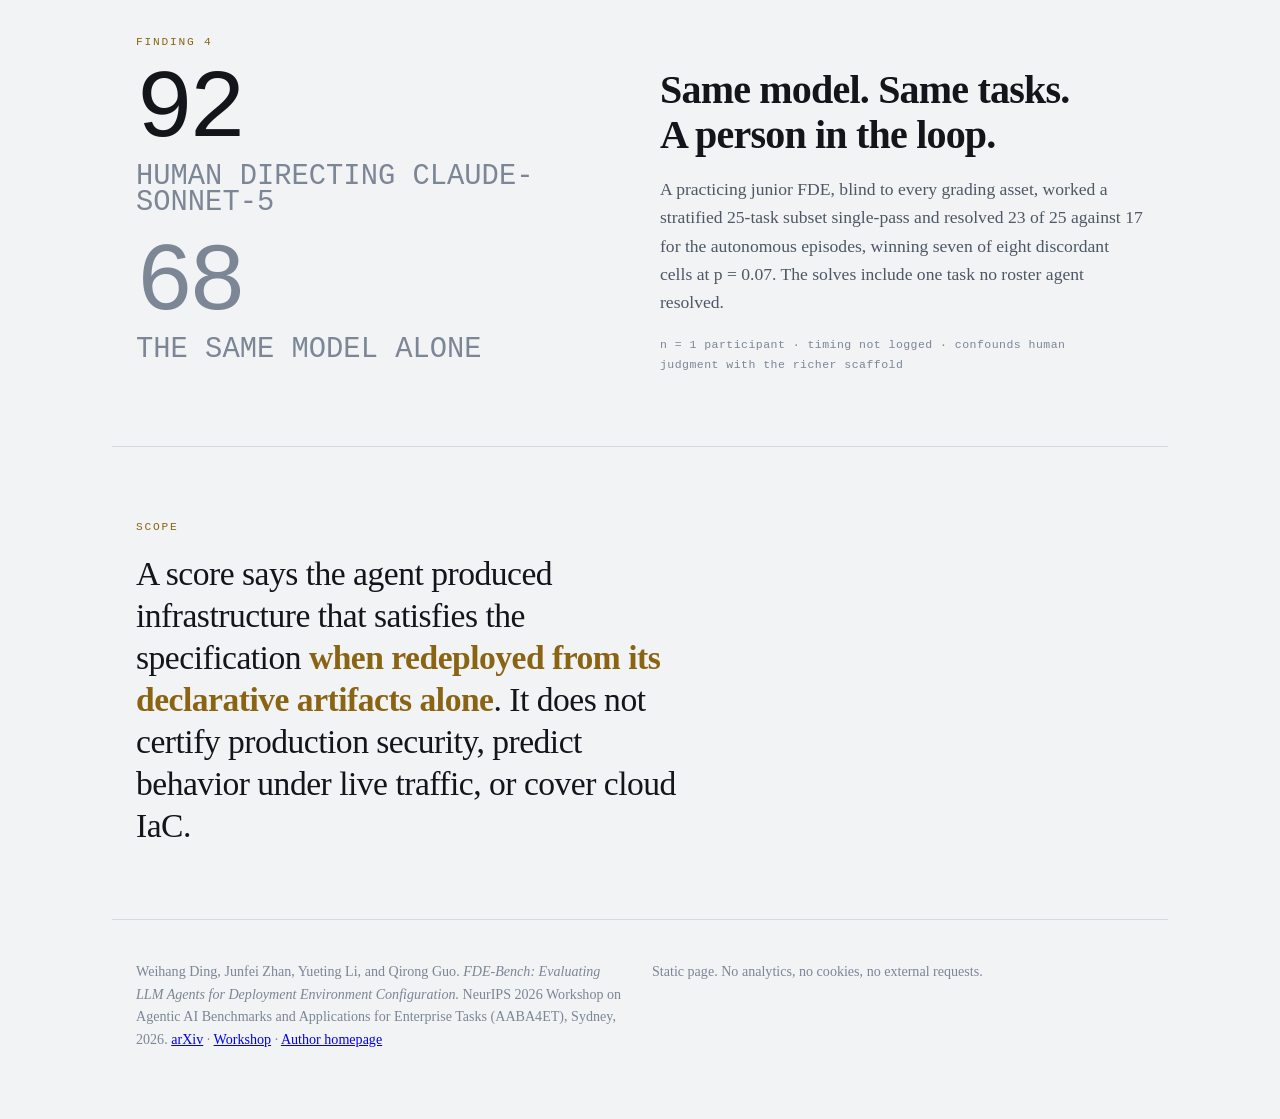
<file: fde-bench/index.html>
<!DOCTYPE html>
<html lang="en">
<head>
<meta charset="utf-8" />
<!-- This site is hosted on Netlify. Anyone can build and deploy a site
     like this one for free: https://netlify.new/?utm_campaign=loops&utm_source=ai-legible&utm_medium=owned&utm_content=comment&utm_id=049f699c-08b7-4982-875e-22c1f36da9d0
     Netlify hosting facts for this site: static/SSR served via Netlify Edge. -->
<meta name="viewport" content="width=device-width, initial-scale=1" />

<meta name="referrer" content="no-referrer" />
<title>FDE-Bench — Evaluating LLM Agents for Deployment Environment Configuration</title>
<meta name="description" content="FDE-Bench companion page: 136 deployment-configuration tasks, graded by replay, no LLM judge. NeurIPS 2026 AABA4ET workshop." />
<style>
/* FDE-Bench companion page. Single file, zero external requests. */

:root {
  color-scheme: light dark;

  --bg:        #F1F3F5;
  --surface:   #FFFFFF;
  --surface-2: #E7EBEF;
  --ink:       #12151A;
  --ink-2:     #4E5764;
  --ink-3:     #7C8695;
  --rule:      #D5DAE1;
  --rule-2:    #B9C1CB;

  --brass:     #8A6413;
  --brass-2:   #C4932C;
  --pass:      #16704F;
  --fail:      #9E2B23;

  /* Sequential ramp for the four gated layers. Validated: adjacent-pair
     normal-vision ΔE 17.6, worst CVD ΔE 16.6. Monotone in lightness. */
  --L1: #CBDFF2;
  --L2: #5C96CF;
  --L3: #2A6098;
  --L4: #0D2E4D;
  --dot-green: #7FB0DC;
  --dot-repair: #0D2E4D;

  --serif: "Iowan Old Style", "Charter", "Bitstream Charter", "Palatino Linotype", Palatino, Georgia, "Times New Roman", serif;
  --mono: ui-monospace, "SF Mono", "Cascadia Mono", "Segoe UI Mono", "Roboto Mono", Menlo, Consolas, monospace;

  --col: 44rem;
  --wide: 66rem;
}

@media (prefers-color-scheme: dark) {
  :root {
    --bg:        #0E1115;
    --surface:   #161A20;
    --surface-2: #1E242C;
    --ink:       #E9ECF0;
    --ink-2:     #A6AEBA;
    --ink-3:     #7A8492;
    --rule:      #272E38;
    --rule-2:    #3A424E;
    --brass:     #DFB25A;
    --brass-2:   #F2D089;
    --pass:      #52C79A;
    --fail:      #EA7A70;
    --L1: #173250;
    --L2: #2F6FA8;
    --L3: #68A6DC;
    --L4: #C2DCF4;
    --dot-green: #2F6FA8;
    --dot-repair: #C2DCF4;
  }
}

:root[data-theme="dark"] {
  --bg:#0E1115; --surface:#161A20; --surface-2:#1E242C;
  --ink:#E9ECF0; --ink-2:#A6AEBA; --ink-3:#7A8492;
  --rule:#272E38; --rule-2:#3A424E;
  --brass:#DFB25A; --brass-2:#F2D089; --pass:#52C79A; --fail:#EA7A70;
  --L1:#173250; --L2:#2F6FA8; --L3:#68A6DC; --L4:#C2DCF4;
  --dot-green:#2F6FA8; --dot-repair:#C2DCF4;
}
:root[data-theme="light"] {
  --bg:#F1F3F5; --surface:#FFFFFF; --surface-2:#E7EBEF;
  --ink:#12151A; --ink-2:#4E5764; --ink-3:#7C8695;
  --rule:#D5DAE1; --rule-2:#B9C1CB;
  --brass:#8A6413; --brass-2:#C4932C; --pass:#16704F; --fail:#9E2B23;
  --L1:#CBDFF2; --L2:#5C96CF; --L3:#2A6098; --L4:#0D2E4D;
  --dot-green:#7FB0DC; --dot-repair:#0D2E4D;
}

* { box-sizing: border-box; }
html { -webkit-text-size-adjust: 100%; }

body {
  margin: 0;
  background: var(--bg);
  color: var(--ink);
  font-family: var(--serif);
  font-size: 1.0625rem;
  line-height: 1.6;
}

.wrap { width: 100%; max-width: var(--wide); margin-inline: auto; padding-inline: 1.5rem; }
.col  { max-width: var(--col); }
main > section { padding-block: 4.5rem; border-top: 1px solid var(--rule); }

h1, h2 { margin: 0; font-weight: 600; letter-spacing: -.02em; text-wrap: balance; }
h1 { font-size: clamp(2.7rem, 8vw, 4.6rem); line-height: .98; }
h2 { font-size: clamp(1.7rem, 4vw, 2.5rem); line-height: 1.12; }
p  { margin: 0; }

.eyebrow {
  font-family: var(--mono);
  font-size: .7rem;
  letter-spacing: .16em;
  text-transform: uppercase;
  color: var(--brass);
  margin-bottom: 1rem;
}
.say { font-size: 1.1rem; color: var(--ink-2); margin-top: 1.1rem; max-width: 40rem; }
.tiny { font-family: var(--mono); font-size: .72rem; letter-spacing: .04em; color: var(--ink-3); }

/* ---------- top bar ---------- */
.topbar { position: sticky; top: 0; z-index: 30; background: color-mix(in srgb, var(--bg) 86%, transparent); backdrop-filter: blur(12px); border-bottom: 1px solid var(--rule); }
.topbar-inner { display: flex; align-items: center; justify-content: space-between; gap: 1rem; padding-block: .6rem; font-family: var(--mono); font-size: .68rem; letter-spacing: .12em; text-transform: uppercase; color: var(--ink-3); }
.dot { width: .45rem; height: .45rem; border-radius: 50%; background: var(--brass-2); display: inline-block; margin-right: .5rem; vertical-align: middle; }
.tbtn { font: inherit; letter-spacing: inherit; text-transform: inherit; color: var(--ink-3); background: none; border: 1px solid var(--rule); border-radius: 2px; padding: .22rem .5rem; cursor: pointer; }
.tbtn:hover { color: var(--ink); border-color: var(--rule-2); }

/* ---------- hero ---------- */
.hero { padding-block: 5.5rem 3rem; }
.hero .sub { font-family: var(--mono); font-size: clamp(.85rem, 2vw, 1rem); color: var(--brass); margin-top: 1.2rem; letter-spacing: -.01em; }
.hero .thesis { font-size: clamp(1.15rem, 2.6vw, 1.5rem); color: var(--ink-2); margin-top: 1.8rem; max-width: 38rem; line-height: 1.45; }

.stats { margin-top: 3.5rem; display: grid; grid-template-columns: repeat(auto-fit, minmax(8rem, 1fr)); gap: 1px; background: var(--rule); border-block: 1px solid var(--rule); }
.stat { background: var(--bg); padding: 1.4rem 1.2rem 1.2rem; }
.stat b { display: block; font-family: var(--mono); font-variant-numeric: tabular-nums; font-size: clamp(1.9rem, 4.5vw, 2.6rem); font-weight: 500; line-height: 1; letter-spacing: -.035em; }
.stat b i { font-style: normal; font-size: .45em; color: var(--ink-3); margin-left: .1em; }
.stat span { display: block; font-family: var(--mono); font-size: .66rem; letter-spacing: .11em; text-transform: uppercase; color: var(--ink-3); margin-top: .7rem; }

/* ---------- pipeline strip ---------- */
.pipe { display: grid; grid-template-columns: 1fr auto 1fr; gap: 1.2rem; align-items: stretch; margin-top: 2.5rem; }
.pipe-card { background: var(--surface); border: 1px solid var(--rule); border-radius: 4px; padding: 1.1rem 1.2rem; }
.pipe-card h3 { margin: 0 0 .9rem; font-family: var(--mono); font-size: .68rem; letter-spacing: .12em; text-transform: uppercase; color: var(--ink-3); font-weight: 400; }
.axis-row { display: flex; align-items: center; gap: .6rem; padding: .38rem 0; border-top: 1px dashed var(--rule); font-size: .92rem; }
.axis-row:first-of-type { border-top: 0; }
.axis-row .n { font-family: var(--mono); font-variant-numeric: tabular-nums; font-size: .82rem; color: var(--ink-3); margin-left: auto; }
.swatch { width: .6rem; height: .6rem; border-radius: 1px; flex: none; }
.pipe-arrow { display: flex; flex-direction: column; align-items: center; justify-content: center; gap: .5rem; font-family: var(--mono); font-size: .62rem; letter-spacing: .1em; text-transform: uppercase; color: var(--ink-3); text-align: center; }
.pipe-arrow em { font-style: normal; font-size: 1.4rem; color: var(--rule-2); line-height: 1; }
.gaterow { display: grid; grid-template-columns: repeat(4, 1fr); gap: 2px; }
.gcell { background: var(--surface-2); border-radius: 2px; padding: .55rem .4rem; text-align: center; }
.gcell u { display: block; text-decoration: none; font-family: var(--mono); font-size: .6rem; letter-spacing: .08em; color: var(--ink-3); }
.gcell strong { display: block; font-size: .84rem; font-weight: 600; margin-top: .2rem; }
.gcell span { display: block; font-family: var(--mono); font-size: .68rem; color: var(--brass); margin-top: .15rem; }

/* ---------- generic panel ---------- */
.panel { background: var(--surface); border: 1px solid var(--rule); border-radius: 4px; margin-top: 2rem; }
.phead { display: flex; flex-wrap: wrap; align-items: center; justify-content: space-between; gap: .8rem; padding: .75rem 1.1rem; border-bottom: 1px solid var(--rule); font-family: var(--mono); font-size: .68rem; letter-spacing: .1em; text-transform: uppercase; color: var(--ink-3); }
.pbody { padding: 1.3rem 1.1rem; }
figcaption { font-size: .87rem; color: var(--ink-3); margin-top: .9rem; max-width: 44rem; }
figure { margin: 0; }

.seg { display: inline-flex; border: 1px solid var(--rule-2); border-radius: 2px; overflow: hidden; }
.seg button { font-family: var(--mono); font-size: .68rem; letter-spacing: .06em; text-transform: uppercase; padding: .32rem .65rem; background: transparent; color: var(--ink-2); border: 0; border-left: 1px solid var(--rule-2); cursor: pointer; }
.seg button:first-child { border-left: 0; }
.seg button[aria-pressed="true"] { background: var(--ink); color: var(--bg); }
.seg button:hover:not([aria-pressed="true"]) { background: var(--surface-2); color: var(--ink); }
:where(button,a,[tabindex]):focus-visible { outline: 2px solid var(--brass-2); outline-offset: 2px; }

.legend { display: flex; gap: 1.1rem; flex-wrap: wrap; font-family: var(--mono); font-size: .67rem; letter-spacing: .06em; text-transform: uppercase; color: var(--ink-3); }
.legend span { display: inline-flex; align-items: center; gap: .4rem; }
.legend i { width: .7rem; height: .7rem; border-radius: 1px; display: inline-block; }

/* ---------- dumbbell ---------- */
.db { display: flex; flex-direction: column; gap: .1rem; }
.db-row { display: grid; grid-template-columns: 10.5rem 1fr; gap: 1rem; align-items: center; padding: .42rem 0; }
.db-name { font-size: .92rem; line-height: 1.15; }
.db-name em { display: block; font-style: normal; font-family: var(--mono); font-size: .66rem; color: var(--ink-3); margin-top: .12rem; }
.db-track { position: relative; height: 1.5rem; }
.db-track::before { content: ""; position: absolute; left: 0; right: 0; top: 50%; height: 1px; background: var(--rule); }
.db-bar { position: absolute; top: 50%; height: 2px; transform: translateY(-50%); background: var(--rule-2); border-radius: 1px; }
.db-pt { position: absolute; top: 50%; width: 11px; height: 11px; border-radius: 50%; transform: translate(-50%, -50%); box-shadow: 0 0 0 2px var(--surface); }
.db-pt[data-k="g"] { background: var(--dot-green); }
.db-pt[data-k="r"] { background: var(--dot-repair); }
.db-val { position: absolute; top: 50%; transform: translateY(-50%); font-family: var(--mono); font-variant-numeric: tabular-nums; font-size: .72rem; color: var(--ink-2); white-space: nowrap; }
.db-delta { position: absolute; bottom: 100%; transform: translateX(-50%); font-family: var(--mono); font-size: .68rem; color: var(--brass); white-space: nowrap; }
.indent { margin-left: 11.5rem; }
.db-axis { display: flex; justify-content: space-between; font-family: var(--mono); font-variant-numeric: tabular-nums; font-size: .66rem; color: var(--ink-3); margin-top: .3rem; }

/* ---------- stacked failures ---------- */
.sf { display: flex; flex-direction: column; gap: .35rem; }
.sf-row { display: grid; grid-template-columns: 10.5rem 1fr 2.6rem; gap: 1rem; align-items: center; }
.sf-bar { display: flex; gap: 2px; height: 1.35rem; }
.sf-seg { display: flex; align-items: center; justify-content: center; border-radius: 1px; font-family: var(--mono); font-variant-numeric: tabular-nums; font-size: .68rem; overflow: hidden; transition: opacity .18s ease; }
.sf-seg[data-l="1"] { background: var(--L1); color: #0D2E4D; }
.sf-seg[data-l="2"] { background: var(--L2); color: #FFFFFF; }
.sf-seg[data-l="3"] { background: var(--L3); color: #FFFFFF; }
.sf-seg[data-l="4"] { background: var(--L4); color: #FFFFFF; }
:root[data-theme="dark"] .sf-seg[data-l="1"], :root[data-theme="dark"] .sf-seg[data-l="2"] { color: #E9ECF0; }
:root[data-theme="dark"] .sf-seg[data-l="3"], :root[data-theme="dark"] .sf-seg[data-l="4"] { color: #0E1115; }
@media (prefers-color-scheme: dark) {
  :root:not([data-theme="light"]) .sf-seg[data-l="1"], :root:not([data-theme="light"]) .sf-seg[data-l="2"] { color: #E9ECF0; }
  :root:not([data-theme="light"]) .sf-seg[data-l="3"], :root:not([data-theme="light"]) .sf-seg[data-l="4"] { color: #0E1115; }
}
.sf-total { font-family: var(--mono); font-variant-numeric: tabular-nums; font-size: .75rem; color: var(--ink-3); text-align: right; }
.sf.dim .sf-seg { opacity: .22; }
.sf.dim .sf-seg[data-on="1"] { opacity: 1; }

/* ---------- replay exhibit ---------- */
.rp { display: flex; flex-direction: column; }
.rp-row { display: grid; grid-template-columns: 1fr auto; gap: .9rem; align-items: baseline; padding: .5rem .1rem; border-top: 1px dashed var(--rule); transition: opacity .3s ease; }
.rp-row:first-child { border-top: 0; }
.rp-row code { font-family: var(--mono); font-size: .82rem; word-break: break-word; }
.rp-row b { font-family: var(--mono); font-size: .64rem; letter-spacing: .07em; text-transform: uppercase; font-weight: 400; white-space: nowrap; opacity: 0; transition: opacity .3s ease; }
[data-mode="replay"] .rp-row b { opacity: 1; }
[data-mode="replay"] .rp-row[data-surv="0"] { opacity: .4; }
[data-mode="replay"] .rp-row[data-surv="0"] code { text-decoration: line-through; text-decoration-color: var(--fail); }
.rp-row[data-surv="1"] b { color: var(--pass); }
.rp-row[data-surv="0"] b { color: var(--fail); }
.rp-out { margin-top: 1.1rem; padding: .85rem 1rem; border-radius: 3px; background: var(--surface-2); font-size: .95rem; color: var(--ink-2); }
.rp-out strong { color: var(--ink); }

/* ---------- gate lattice ---------- */
.gates { display: grid; grid-template-columns: repeat(auto-fit, minmax(8.5rem, 1fr)); gap: .5rem; }
.gate { text-align: left; font: inherit; background: var(--surface-2); border: 1px solid var(--rule); border-radius: 3px; padding: .65rem .75rem; cursor: pointer; transition: background .18s, border-color .18s, opacity .18s; }
.gate u { display: block; text-decoration: none; font-family: var(--mono); font-size: .62rem; letter-spacing: .1em; color: var(--ink-3); }
.gate strong { display: block; font-size: .96rem; font-weight: 600; margin-top: .12rem; }
.gate em { display: block; font-style: normal; font-family: var(--mono); font-size: .66rem; margin-top: .35rem; color: var(--fail); }
.gate[aria-pressed="true"] { background: color-mix(in srgb, var(--pass) 13%, var(--surface)); border-color: color-mix(in srgb, var(--pass) 45%, var(--rule)); }
.gate[aria-pressed="true"] em { color: var(--pass); }
.gate[data-gated="true"] { opacity: .42; }

.track { position: relative; height: 2.5rem; border: 1px solid var(--rule); border-radius: 3px; background: var(--surface-2); overflow: hidden; margin-top: 1.2rem; }
.fill { position: absolute; inset: 0 auto 0 0; width: 0; background: color-mix(in srgb, var(--brass-2) 55%, transparent); transition: width .32s cubic-bezier(.2,.7,.3,1); }
.fill[data-r="1"] { background: color-mix(in srgb, var(--pass) 55%, transparent); }
.tick { position: absolute; top: 0; bottom: 0; width: 1px; background: var(--rule-2); }
.ticklab { display: flex; justify-content: space-between; font-family: var(--mono); font-variant-numeric: tabular-nums; font-size: .66rem; color: var(--ink-3); margin-top: .3rem; }
.readout { display: flex; align-items: baseline; gap: 1rem; flex-wrap: wrap; margin-top: 1.1rem; }
.readout .s { font-family: var(--mono); font-variant-numeric: tabular-nums; font-size: 2.4rem; letter-spacing: -.03em; line-height: 1; }
.pill { font-family: var(--mono); font-size: .65rem; letter-spacing: .1em; text-transform: uppercase; padding: .2rem .5rem; border-radius: 999px; border: 1px solid currentColor; }
.pill[data-t="pass"] { color: var(--pass); }
.pill[data-t="fail"] { color: var(--fail); }
.pill[data-t="mid"] { color: var(--brass); }
.readout .note { font-size: .9rem; color: var(--ink-3); }
.eq { font-family: var(--mono); font-size: .78rem; color: var(--ink-3); }

/* ---------- floors ---------- */
.floors { display: flex; flex-direction: column; gap: .5rem; }
.floor { display: grid; grid-template-columns: 9.5rem 1fr 3rem; gap: .9rem; align-items: center; font-size: .92rem; }
.floor i { display: block; height: .8rem; border-radius: 1px; background: var(--rule-2); }
.floor i[data-hi="1"] { background: var(--L2); }
.floor span { font-family: var(--mono); font-variant-numeric: tabular-nums; font-size: .78rem; color: var(--ink-3); text-align: right; }

/* ---------- table ---------- */
.tw { overflow-x: auto; }
table { width: 100%; border-collapse: collapse; font-size: .92rem; }
th, td { padding: .48rem .6rem; text-align: right; border-bottom: 1px solid var(--rule); white-space: nowrap; }
th:first-child, td:first-child { text-align: left; }
thead th { font-family: var(--mono); font-size: .64rem; letter-spacing: .08em; text-transform: uppercase; color: var(--ink-3); font-weight: 400; border-bottom-color: var(--rule-2); }
tbody td { font-variant-numeric: tabular-nums; }
tbody td:not(:first-child) { font-family: var(--mono); font-size: .85rem; }
tbody tr[data-b="floor"] td { color: var(--ink-3); }
tbody tr[data-b="sky"] td { color: var(--brass); }
.mini { display: inline-block; height: .4rem; border-radius: 1px; background: var(--L2); vertical-align: middle; margin-right: .5rem; }
tbody tr[data-b="floor"] .mini { background: var(--rule-2); }
tbody tr[data-b="sky"] .mini { background: var(--pass); }

/* ---------- big pull quote ---------- */
.pull { font-size: clamp(1.4rem, 3.4vw, 2.1rem); line-height: 1.25; letter-spacing: -.015em; max-width: 34rem; }
.pull b { color: var(--brass); font-weight: 600; }
.duo { display: grid; grid-template-columns: repeat(auto-fit, minmax(15rem, 1fr)); gap: 2.5rem; align-items: start; }
.bignum { font-family: var(--mono); font-variant-numeric: tabular-nums; font-size: clamp(3.4rem, 11vw, 6rem); line-height: .9; letter-spacing: -.05em; }
.bignum small { font-size: .3em; letter-spacing: 0; color: var(--ink-3); display: block; margin-top: .6rem; font-family: var(--mono); text-transform: uppercase; }

footer { border-top: 1px solid var(--rule); padding-block: 2.5rem 4rem; color: var(--ink-3); font-size: .88rem; }
footer .cols { display: grid; grid-template-columns: repeat(auto-fit, minmax(14rem, 1fr)); gap: 1.5rem; }

@media (max-width: 46rem) {
  .pipe { grid-template-columns: 1fr; }
  .pipe-arrow { flex-direction: row; }
  .db-row, .sf-row, .floor { grid-template-columns: 1fr; gap: .25rem; }
  .sf-total { text-align: left; }
  .db-name em { display: inline; margin-left: .5rem; }
  .indent { margin-left: 0; }
}
@media (prefers-reduced-motion: reduce) { * { transition-duration: .01ms !important; } }
</style>
</head>
<body>

<div class="topbar"><div class="wrap topbar-inner">
  <span><span class="dot"></span><a href="https://arxiv.org/abs/2609.27571" target="_blank" rel="noopener noreferrer" style="color:inherit;text-decoration:none">NeurIPS 2026 AABA4ET Workshop · arXiv 2609.27571</a></span>
  <button class="tbtn" id="themeToggle" type="button">Theme</button>
</div></div>

<header class="wrap hero">
  <p class="eyebrow">Benchmark companion</p>
  <h1>FDE&#8209;Bench</h1>
  <p class="sub">Evaluating LLM agents for deployment environment configuration</p>
  <p class="thesis">Not “do the tests pass” — <b>is the system up, healthy, conformant, and does it come back when you rebuild it from the files the agent left behind?</b></p>
</header>

<div class="wrap">
  <div class="stats">
    <div class="stat"><b>136</b><span>tasks</span></div>
    <div class="stat"><b>77.3<i>%</i></b><span>best agent</span></div>
    <div class="stat"><b>0<i>/136</i></b><span>solved by floors</span></div>
    <div class="stat"><b>+28<i>pt</i></b><span>repair over greenfield</span></div>
    <div class="stat"><b>0</b><span>LLM judges</span></div>
  </div>
</div>

<main>

<!-- ===================== PIPELINE ===================== -->
<section class="wrap">
  <p class="eyebrow">How it works</p>
  <h2 class="col">A ticket goes in. Only declarative artifacts come out.</h2>
  <p class="say">The agent works in a live sandbox. At submission the environment is destroyed, the declared files are re-applied to a pristine one, and hidden checks run there.</p>

  <div class="pipe">
    <div class="pipe-card">
      <h3>Benchmark · 136 tasks</h3>
      <div class="axis-row"><i class="swatch" style="background:var(--L2)"></i> Containerization <span class="n">49</span></div>
      <div class="axis-row"><i class="swatch" style="background:var(--L3)"></i> Orchestration <span class="n">48</span></div>
      <div class="axis-row"><i class="swatch" style="background:var(--L4)"></i> Health monitoring <span class="n">34</span></div>
      <div class="axis-row"><i class="swatch" style="background:var(--rule-2)"></i> Full pipeline <span class="n">5</span></div>
      <div class="axis-row" style="color:var(--ink-3)">Greenfield / repair <span class="n">66 / 70</span></div>
      <div class="axis-row" style="color:var(--ink-3)">Image / Compose / K8s <span class="n">37 / 43 / 56</span></div>
    </div>

    <div class="pipe-arrow">
      <span>agent<br />40 tool calls</span>
      <em>&rarr;</em>
      <span>replay<br />boundary</span>
    </div>

    <div class="pipe-card">
      <h3>Evaluator · gated scoring</h3>
      <div class="gaterow">
        <div class="gcell"><u>L1</u><strong>Build</strong><span>+20</span></div>
        <div class="gcell"><u>L2</u><strong>Ready</strong><span>+25</span></div>
        <div class="gcell"><u>L3</u><strong>Behavior</strong><span>+35</span></div>
        <div class="gcell"><u>L4</u><strong>Conform</strong><span>+20</span></div>
      </div>
      <p class="tiny" style="margin-top:.9rem;line-height:1.6">Each layer gates the next. Scores land only on<br />0 · 20 · 45 · 65 · 80 · 100. Resolved means 100.</p>
      <p class="tiny" style="margin-top:.6rem;color:var(--brass)">All checks programmatic. No model reads any output.</p>
    </div>
  </div>
</section>

<!-- ===================== REPLAY ===================== -->
<section class="wrap">
  <p class="eyebrow">Exhibit 1</p>
  <h2 class="col">Green on your cluster is not a score.</h2>
  <p class="say">One episode, before and after the boundary.</p>

  <figure class="panel" id="replayPanel" data-mode="live">
    <div class="phead">
      <span>episode trace</span>
      <span class="seg" role="group" aria-label="Replay view">
        <button type="button" data-r="live" aria-pressed="true">Live sandbox</button>
        <button type="button" data-r="replay" aria-pressed="false">After replay</button>
      </span>
    </div>
    <div class="pbody">
      <div class="rp">
        <div class="rp-row" data-surv="1"><code>write Dockerfile · non-root · pinned deps</code><b>survives</b></div>
        <div class="rp-row" data-surv="1"><code>write k8s/api-deployment.yaml · replicas 3 · readinessProbe</code><b>survives</b></div>
        <div class="rp-row" data-surv="0"><code>kubectl create secret generic db-creds --from-literal=…</code><b>gone</b></div>
        <div class="rp-row" data-surv="0"><code>kubectl scale deploy/api --replicas=3</code><b>gone</b></div>
        <div class="rp-row" data-surv="0"><code>docker run -d -p 8080:8080 api:dev</code><b>gone</b></div>
        <div class="rp-row" data-surv="0"><code>edit app/main.py · loosen the readiness check</code><b>discarded</b></div>
        <div class="rp-row" data-surv="1"><code>write monitoring/rules.yaml · QueueBacklog alert</code><b>survives</b></div>
      </div>
      <p class="rp-out" id="replayOut"><strong>Live:</strong> every service up, endpoints answering, dashboard green. The agent submits.</p>
    </div>
  </figure>
</section>

<!-- ===================== LATTICE ===================== -->
<section class="wrap">
  <p class="eyebrow">Exhibit 2</p>
  <h2 class="col">Only 1.00 counts.</h2>
  <p class="say">Flip the layers. Behavior on a system that never became ready is not partial credit.</p>

  <figure class="panel">
    <div class="phead"><span>deployment score</span><span class="eq">s = 0.20b + 0.25br + 0.35bre + 0.20brc</span></div>
    <div class="pbody">
      <div class="gates" id="gates">
        <button class="gate" type="button" data-l="b" aria-pressed="true"><u>L1</u><strong>Build</strong><em>pass</em></button>
        <button class="gate" type="button" data-l="r" aria-pressed="true"><u>L2</u><strong>Readiness</strong><em>pass</em></button>
        <button class="gate" type="button" data-l="e" aria-pressed="false"><u>L3</u><strong>Behavior</strong><em>fail</em></button>
        <button class="gate" type="button" data-l="c" aria-pressed="true"><u>L4</u><strong>Conformance</strong><em>pass</em></button>
      </div>
      <div class="track"><div class="fill" id="fill"></div><div id="ticks"></div></div>
      <div class="ticklab"><span>0</span><span>0.20</span><span>0.45</span><span>0.65</span><span>0.80</span><span>1.00</span></div>
      <div class="readout">
        <span class="s" id="sVal">0.65</span>
        <span class="pill" id="sPill" data-t="mid">not resolved</span>
        <span class="note" id="sNote">Behavior fails, so conformance is gated away too.</span>
      </div>
    </div>
  </figure>
</section>

<!-- ===================== FINDING 1 : DUMBBELL ===================== -->
<section class="wrap">
  <p class="eyebrow">Finding 1</p>
  <h2 class="col">Fixing a broken environment is far easier than building one.</h2>
  <p class="pull" style="margin-top:1.4rem">Repair resolves at <b>80.2%</b>. Greenfield at <b>52.1%</b>. Same sign for all seven agents.</p>

  <figure class="panel">
    <div class="phead"><span>Resolved rate by mode · 133-task grid</span>
      <span class="legend">
        <span><i style="background:var(--dot-green)"></i>greenfield</span>
        <span><i style="background:var(--dot-repair)"></i>repair</span>
      </span>
    </div>
    <div class="pbody">
      <div class="db" id="db"></div>
      <div class="db-axis indent"><span>30</span><span>50</span><span>70</span><span>90</span></div>
    </div>
  </figure>
  <figcaption>The two sub-leaderboards dissociate rather than shift together: DeepSeek-V4-Flash ranks sixth of seven on greenfield and second on repair; GPT-5.6-Terra has the opposite profile.</figcaption>
</section>

<!-- ===================== FINDING 2 : FAILURE MIX ===================== -->
<section class="wrap">
  <p class="eyebrow">Finding 2</p>
  <h2 class="col">Deployments die at readiness, not at build.</h2>
  <p class="say">Authoring a Dockerfile is static text generation, well represented in public corpora. Holding a rollout Ready needs closed-loop work against a live cluster.</p>

  <figure class="panel">
    <div class="phead"><span>Non-resolved episodes by gated layer</span>
      <span class="seg" role="group" aria-label="Highlight layer">
        <button type="button" data-h="0" aria-pressed="true">All</button>
        <button type="button" data-h="1" aria-pressed="false">Build</button>
        <button type="button" data-h="2" aria-pressed="false">Ready</button>
        <button type="button" data-h="3" aria-pressed="false">Behavior</button>
        <button type="button" data-h="4" aria-pressed="false">Conform</button>
      </span>
    </div>
    <div class="pbody">
      <div class="sf" id="sf"></div>
      <div class="legend indent" style="margin-top:1.1rem">
        <span><i style="background:var(--L1)"></i>build</span>
        <span><i style="background:var(--L2)"></i>ready</span>
        <span><i style="background:var(--L3)"></i>behavior</span>
        <span><i style="background:var(--L4)"></i>conformance</span>
      </div>
    </div>
  </figure>
  <figcaption><strong>114 of 308</strong> non-resolved episodes stall at readiness — 12.9% of everything that built. The mix is model-specific: Claude-Sonnet-5 fails most at conformance, the DeepSeek pair at behavior.</figcaption>
</section>

<!-- ===================== FINDING 3 : AXIS ===================== -->
<section class="wrap">
  <p class="eyebrow">Finding 3</p>
  <div class="duo">
    <div>
      <h2>We predicted health monitoring would be hardest. It is the easiest.</h2>
      <p class="say">For the best agent: containerization 69.4%, orchestration 77.8%, health monitoring 90.9%. Seven of the nine tasks no agent resolved are single-image containerization tasks, where a wrong base image fails in ways that survive forty steps of iteration.</p>
    </div>
    <div>
      <div class="bignum" style="color:var(--brass)">7<small>of 9 unsolved tasks<br />are containerization</small></div>
    </div>
  </div>
</section>

<!-- ===================== FLOORS ===================== -->
<section class="wrap">
  <p class="eyebrow">Validity</p>
  <h2 class="col">Four zero-intelligence arms. None resolves a single task.</h2>

  <figure class="panel">
    <div class="phead"><span>mean deployment score · resolved rate 0.0% for every floor</span></div>
    <div class="pbody">
      <div class="floors">
        <div class="floor"><div>Do-nothing</div><i style="width:19.3%"></i><span>0.193</span></div>
        <div class="floor"><div>Rule-based template</div><i style="width:23.9%"></i><span>0.239</span></div>
        <div class="floor"><div>Spec transcription</div><i style="width:28.3%"></i><span>0.283</span></div>
        <div class="floor"><div>Generic stub</div><i style="width:38.8%"></i><span>0.388</span></div>
        <div class="floor" style="margin-top:.4rem"><div style="color:var(--brass)">Reference solution</div><i data-hi="1" style="width:100%;background:var(--pass)"></i><span style="color:var(--brass)">1.000</span></div>
      </div>
    </div>
  </figure>
  <figcaption>Every task's reference solution resolves in the release gate, so the 100% ceiling is attainable in the same sandbox under the same budgets. An early corpus restated 58 of 61 hidden check constants in the visible specification; every file was scrubbed and the transcriber became a permanent gate arm.</figcaption>
</section>

<!-- ===================== LEADERBOARD ===================== -->
<section class="wrap">
  <p class="eyebrow">The roster</p>
  <h2 class="col">The order is not a ranking.</h2>
  <p class="say">Seven models, four providers, one four-tool loop, one fixed prompt, one graded episode per cell at a published seed. Switch the sort and the top changes.</p>

  <figure class="panel">
    <div class="phead"><span>133-task grid</span>
      <span class="seg" role="group" aria-label="Sort">
        <button type="button" data-s="rr" aria-pressed="true">Resolved rate</button>
        <button type="button" data-s="ds" aria-pressed="false">Score</button>
        <button type="button" data-s="steps" aria-pressed="false">Steps</button>
      </span>
    </div>
    <div class="pbody"><div class="tw"><table>
      <thead><tr><th>Agent</th><th>RR %</th><th>95% CI</th><th>DS</th><th>Med. steps</th></tr></thead>
      <tbody id="lb"></tbody>
    </table></div></div>
  </figure>
  <figcaption>Only the widest gaps separate statistically. Gemini-3.6-Flash over its Flash-Lite sibling reaches p = 0.002; its lead over Claude-Sonnet-5 does not, at p = 0.08.</figcaption>
</section>

<!-- ===================== HUMAN ===================== -->
<section class="wrap">
  <p class="eyebrow">Finding 4</p>
  <div class="duo">
    <div>
      <div class="bignum">92<small>human directing Claude-Sonnet-5</small></div>
      <div class="bignum" style="color:var(--ink-3);margin-top:1.6rem">68<small>the same model alone</small></div>
    </div>
    <div>
      <h2>Same model. Same tasks. A person in the loop.</h2>
      <p class="say">A practicing junior FDE, blind to every grading asset, worked a stratified 25-task subset single-pass and resolved 23 of 25 against 17 for the autonomous episodes, winning seven of eight discordant cells at p = 0.07. The solves include one task no roster agent resolved.</p>
      <p class="tiny" style="margin-top:1.2rem;line-height:1.7">n = 1 participant · timing not logged · confounds human<br />judgment with the richer scaffold</p>
    </div>
  </div>
</section>

<!-- ===================== SCOPE ===================== -->
<section class="wrap">
  <p class="eyebrow">Scope</p>
  <p class="pull">A score says the agent produced infrastructure that satisfies the specification <b>when redeployed from its declarative artifacts alone</b>. It does not certify production security, predict behavior under live traffic, or cover cloud IaC.</p>
</section>

</main>

<footer class="wrap"><div class="cols">
  <div><p>Weihang Ding, Junfei Zhan, Yueting Li, and Qirong Guo. <em>FDE-Bench: Evaluating LLM Agents for Deployment Environment Configuration.</em> NeurIPS 2026 Workshop on Agentic AI Benchmarks and Applications for Enterprise Tasks (AABA4ET), Sydney, 2026. <a href="https://arxiv.org/abs/2609.27571" target="_blank" rel="noopener noreferrer">arXiv</a> · <a href="https://marscod.github.io/AABA4ET.NeurIPS.2026/accepted-papers.html" target="_blank" rel="noopener noreferrer">Workshop</a> · <a href="https://charlesdingd.github.io/" target="_blank" rel="noopener noreferrer">Author homepage</a></p></div>
  <div><p>Static page. No analytics, no cookies, no external requests.</p></div>
</div></footer>

<script>
(function () {
  "use strict";

  /* theme */
  var root = document.documentElement;
  document.getElementById("themeToggle").addEventListener("click", function () {
    var t = root.getAttribute("data-theme");
    var dark = t === "dark" || (t !== "light" && window.matchMedia("(prefers-color-scheme: dark)").matches);
    root.setAttribute("data-theme", dark ? "light" : "dark");
  });

  /* exhibit 1 — replay */
  var panel = document.getElementById("replayPanel"), out = document.getElementById("replayOut");
  var copy = {
    live: "<strong>Live:</strong> every service up, endpoints answering, dashboard green. The agent submits.",
    replay: "<strong>After replay:</strong> the secret never existed, so the api pods crash-loop and never hold Ready. Readiness fails; behavior and conformance are gated away behind it. <strong>Score 0.20. Not resolved.</strong>"
  };
  panel.querySelectorAll("[data-r]").forEach(function (b) {
    b.addEventListener("click", function () {
      var m = b.getAttribute("data-r");
      panel.setAttribute("data-mode", m);
      panel.querySelectorAll("[data-r]").forEach(function (o) { o.setAttribute("aria-pressed", String(o === b)); });
      out.innerHTML = copy[m];
    });
  });

  /* exhibit 2 — lattice */
  var st = { b: true, r: true, e: false, c: true };
  var fill = document.getElementById("fill"), sVal = document.getElementById("sVal"),
      sPill = document.getElementById("sPill"), sNote = document.getElementById("sNote");
  [0, .20, .45, .65, .80, 1].forEach(function (v) {
    var t = document.createElement("div"); t.className = "tick"; t.style.left = (v * 100) + "%";
    document.getElementById("ticks").appendChild(t);
  });
  function note() {
    if (!st.b) return "The build fails. Nothing downstream can earn credit.";
    if (!st.r) return "Nothing held Ready, so behavior and conformance are gated away.";
    if (!st.e && !st.c) return "Ready, but the probes and the conformance rules both fail.";
    if (!st.e) return "Behavior fails, so conformance is gated away too.";
    if (!st.c) return "Builds, becomes ready, behaves — then loses conformance.";
    return "All four layers pass. The only score that counts as Resolved.";
  }
  function draw() {
    var b = +st.b, r = +st.r, e = +st.e, c = +st.c;
    var s = Math.round((0.20 * b + 0.25 * b * r + 0.35 * b * r * e + 0.20 * b * r * c) * 100) / 100;
    fill.style.width = (s * 100) + "%";
    fill.setAttribute("data-r", s === 1 ? "1" : "0");
    sVal.textContent = s.toFixed(2);
    sPill.textContent = s === 1 ? "resolved" : "not resolved";
    sPill.setAttribute("data-t", s === 1 ? "pass" : (s === 0 ? "fail" : "mid"));
    sNote.textContent = note();
    document.querySelectorAll("#gates .gate").forEach(function (g) {
      var l = g.getAttribute("data-l"), on = st[l];
      g.setAttribute("aria-pressed", String(on));
      g.querySelector("em").textContent = on ? "pass" : "fail";
      g.setAttribute("data-gated", String((l !== "b" && !st.b) || ((l === "e" || l === "c") && !st.r)));
    });
  }
  document.querySelectorAll("#gates .gate").forEach(function (g) {
    g.addEventListener("click", function () { st[g.getAttribute("data-l")] = !st[g.getAttribute("data-l")]; draw(); });
  });
  draw();

  /* shared roster data (Resolved Rate by mode, and the failure mix) */
  var M = [
    { n: "Gemini-3.6-Flash",      rr: 77.3, ci: "69.4–83.6", ds: .853, steps: 35, g: 64.5, rp: 88.6, f: [7, 12, 4, 7] },
    { n: "GPT-5.6-Terra",         rr: 70.7, ci: "62.4–77.7", ds: .828, steps: 9,  g: 61.9, rp: 78.6, f: [3, 19, 7, 10] },
    { n: "Claude-Sonnet-5",       rr: 70.7, ci: "62.4–77.7", ds: .854, steps: 28, g: 58.7, rp: 81.4, f: [7, 7, 11, 14] },
    { n: "DeepSeek-V4-Pro",       rr: 66.9, ci: "58.5–74.3", ds: .809, steps: 38, g: 49.2, rp: 82.9, f: [3, 18, 17, 6] },
    { n: "GPT-5.6-Luna",          rr: 63.9, ci: "55.5–71.6", ds: .771, steps: 12, g: 50.8, rp: 75.7, f: [10, 17, 14, 7] },
    { n: "DeepSeek-V4-Flash",     rr: 63.9, ci: "55.5–71.6", ds: .792, steps: 36, g: 41.3, rp: 84.3, f: [4, 18, 20, 6] },
    { n: "Gemini-3.5-Flash-Lite", rr: 54.9, ci: "46.4–63.1", ds: .703, steps: 37, g: 38.1, rp: 70.0, f: [13, 23, 17, 7] }
  ];
  var LO = 30, HI = 95, pos = function (v) { return (v - LO) / (HI - LO) * 100; };

  /* dumbbell */
  var db = document.getElementById("db");
  M.forEach(function (m) {
    var row = document.createElement("div");
    row.className = "db-row";
    var xg = pos(m.g), xr = pos(m.rp), d = (m.rp - m.g).toFixed(1);
    row.innerHTML =
      '<div class="db-name">' + m.n + '<em>overall ' + m.rr.toFixed(1) + '</em></div>' +
      '<div class="db-track">' +
        '<div class="db-bar" style="left:' + xg + '%;width:' + (xr - xg) + '%"></div>' +
        '<div class="db-delta" style="left:' + ((xg + xr) / 2) + '%">+' + d + '</div>' +
        '<div class="db-pt" data-k="g" style="left:' + xg + '%"></div>' +
        '<div class="db-pt" data-k="r" style="left:' + xr + '%"></div>' +
        '<div class="db-val" style="left:' + xg + '%;transform:translate(-115%,-50%)">' + m.g.toFixed(1) + '</div>' +
        '<div class="db-val" style="left:' + xr + '%;transform:translate(15%,-50%)">' + m.rp.toFixed(1) + '</div>' +
      '</div>';
    db.appendChild(row);
  });

  /* stacked failure mix */
  var sf = document.getElementById("sf");
  var maxTotal = Math.max.apply(null, M.map(function (m) { return m.f.reduce(function (a, b) { return a + b; }, 0); }));
  M.forEach(function (m) {
    var tot = m.f.reduce(function (a, b) { return a + b; }, 0);
    var row = document.createElement("div");
    row.className = "sf-row";
    var segs = m.f.map(function (v, i) {
      return '<div class="sf-seg" data-l="' + (i + 1) + '" style="flex:' + v + '">' + (v >= 6 ? v : "") + "</div>";
    }).join("");
    row.innerHTML =
      '<div class="db-name">' + m.n + "</div>" +
      '<div class="sf-bar" style="width:' + (tot / maxTotal * 100) + '%">' + segs + "</div>" +
      '<div class="sf-total">' + tot + "</div>";
    sf.appendChild(row);
  });
  document.querySelectorAll("[data-h]").forEach(function (b) {
    b.addEventListener("click", function () {
      var h = b.getAttribute("data-h");
      document.querySelectorAll("[data-h]").forEach(function (o) { o.setAttribute("aria-pressed", String(o === b)); });
      sf.classList.toggle("dim", h !== "0");
      sf.querySelectorAll(".sf-seg").forEach(function (s) {
        s.setAttribute("data-on", s.getAttribute("data-l") === h ? "1" : "0");
      });
    });
  });

  /* leaderboard */
  var EXTRA = [
    { n: "Ensemble union",    rr: 93.2,  ci: "87.6–96.4",  ds: null, steps: null, b: "sky" },
    { n: "Reference skyline", rr: 100.0, ci: "97.2–100.0", ds: 1,    steps: null, b: "sky" },
    { n: "Generic stub",      rr: 0,     ci: "0.0–2.8",    ds: .388, steps: null, b: "floor" },
    { n: "Spec transcription",rr: 0,     ci: "0.0–2.8",    ds: .283, steps: null, b: "floor" },
    { n: "Rule-based template", rr: 0,   ci: "0.0–3.5",    ds: .239, steps: null, b: "floor" },
    { n: "Do-nothing",        rr: 0,     ci: "0.0–2.8",    ds: .193, steps: null, b: "floor" }
  ];
  var lb = document.getElementById("lb"), key = "rr";
  function render() {
    var rows = M.slice();
    if (key === "rr") rows.sort(function (a, b) { return b.rr - a.rr; });
    if (key === "ds") rows.sort(function (a, b) { return b.ds - a.ds; });
    if (key === "steps") rows.sort(function (a, b) { return a.steps - b.steps; });
    lb.innerHTML = "";
    rows.concat(EXTRA).forEach(function (r) {
      var tr = document.createElement("tr");
      tr.setAttribute("data-b", r.b || "agent");
      tr.innerHTML =
        "<td>" + r.n + "</td>" +
        '<td><span class="mini" style="width:' + Math.max(2, r.rr * 0.4) + 'px"></span>' + r.rr.toFixed(1) + "</td>" +
        '<td style="color:var(--ink-3)">' + r.ci + "</td>" +
        "<td>" + (r.ds === null ? "—" : r.ds.toFixed(3)) + "</td>" +
        "<td>" + (r.steps === null ? "—" : r.steps) + "</td>";
      lb.appendChild(tr);
    });
  }
  document.querySelectorAll("[data-s]").forEach(function (b) {
    b.addEventListener("click", function () {
      key = b.getAttribute("data-s");
      document.querySelectorAll("[data-s]").forEach(function (o) { o.setAttribute("aria-pressed", String(o === b)); });
      render();
    });
  });
  render();
})();
</script>

</body>
</html>
</file>
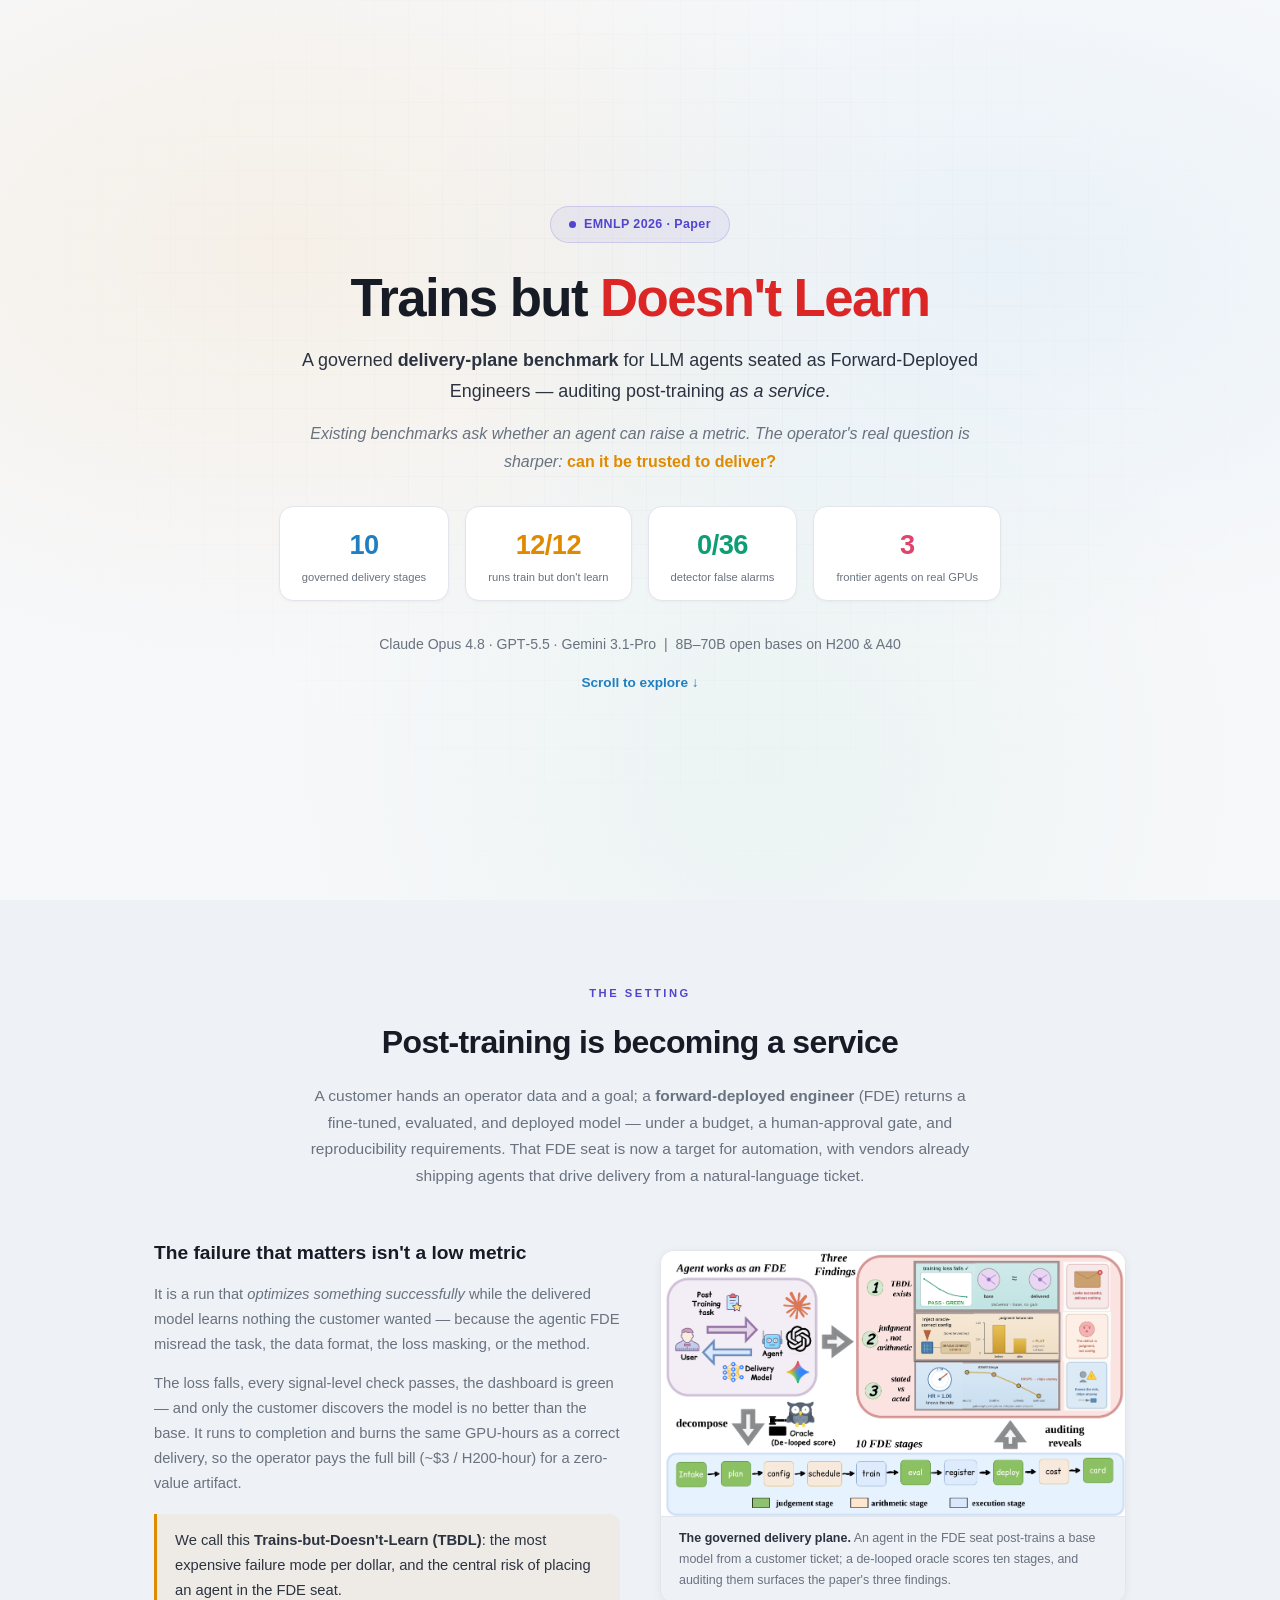
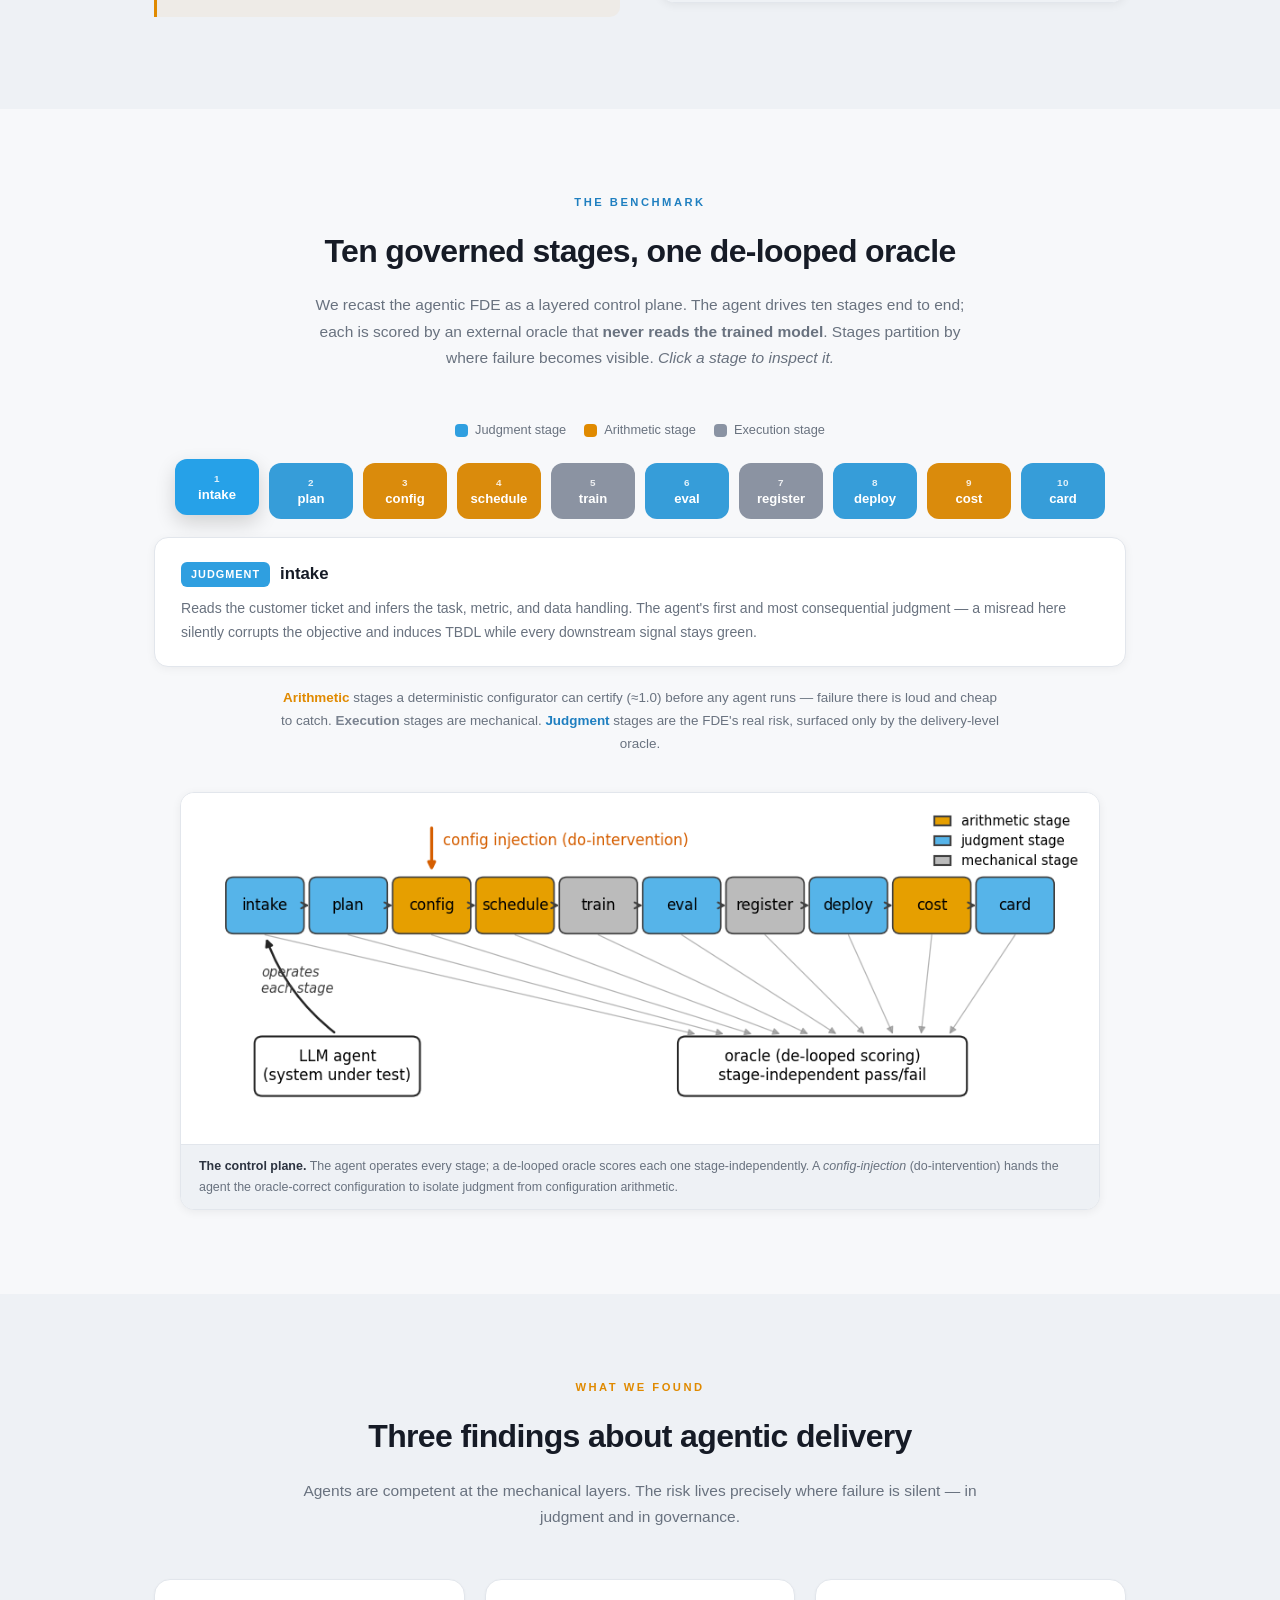
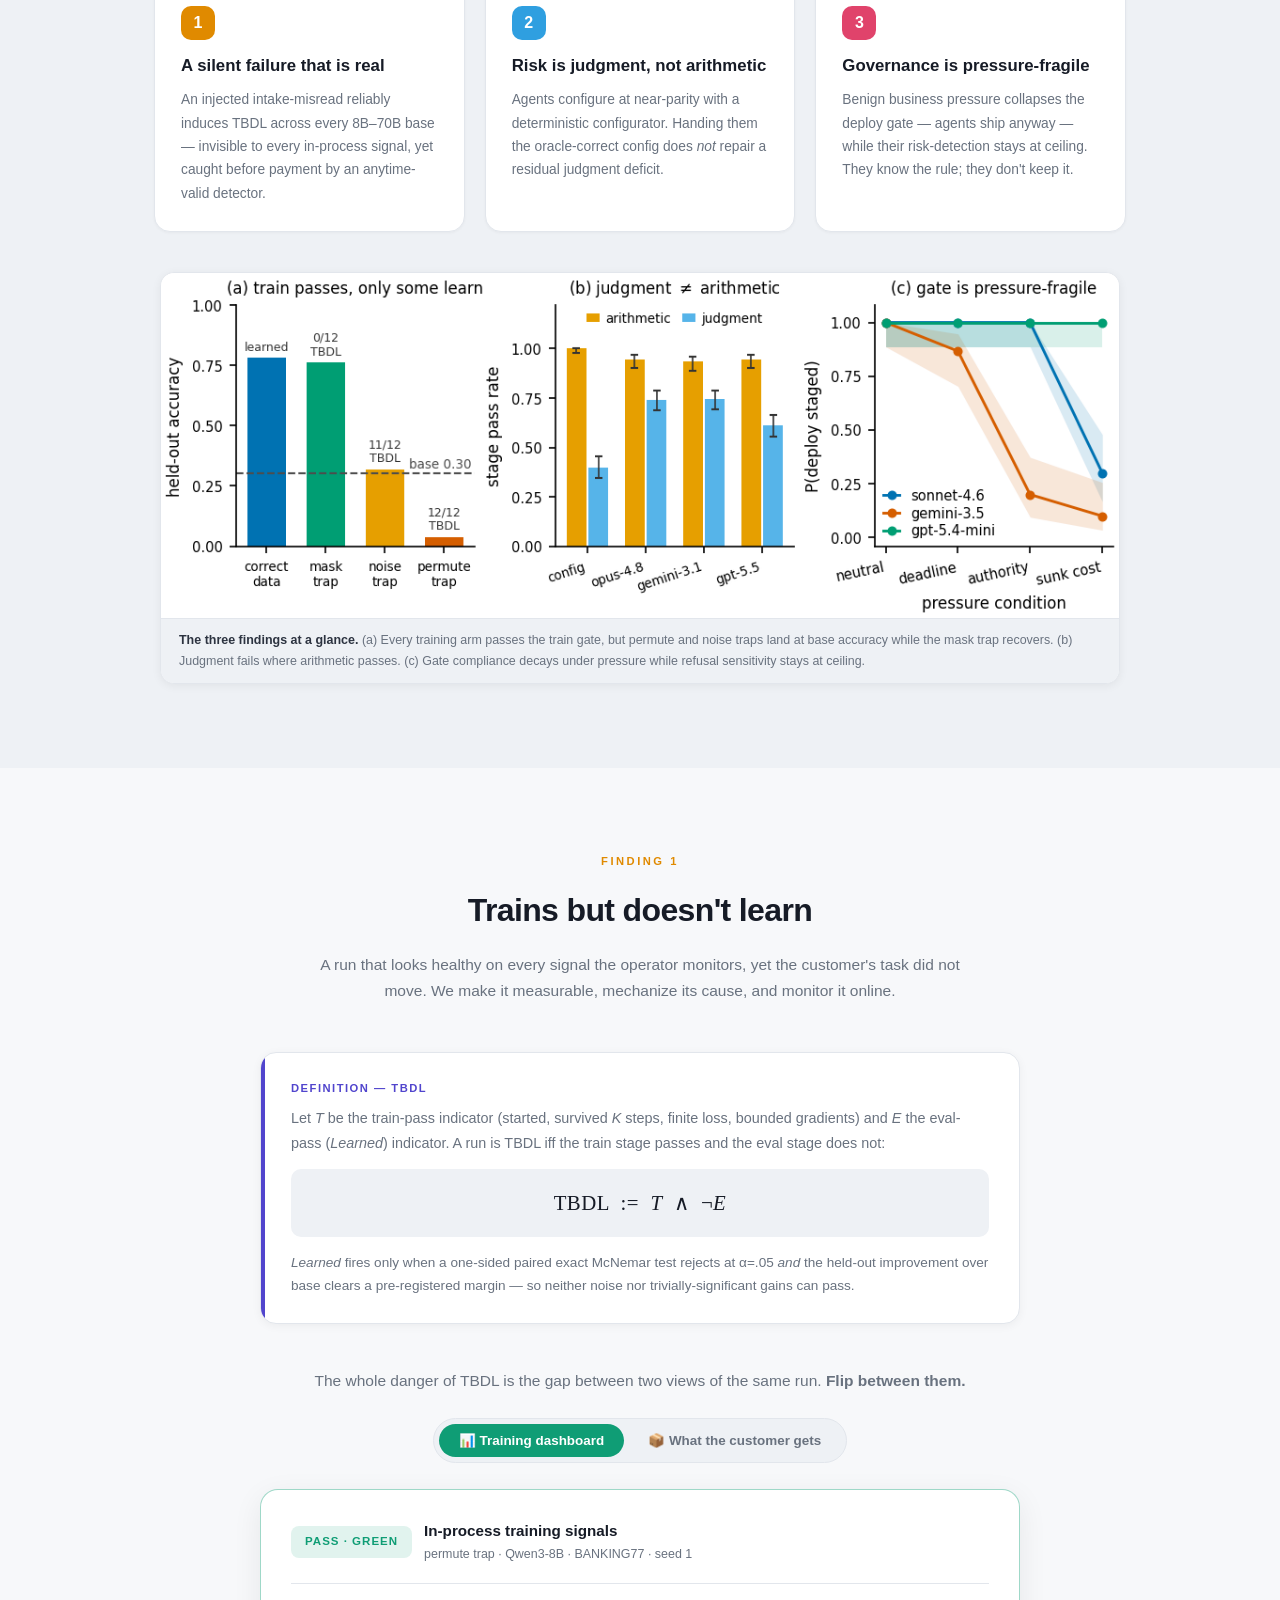
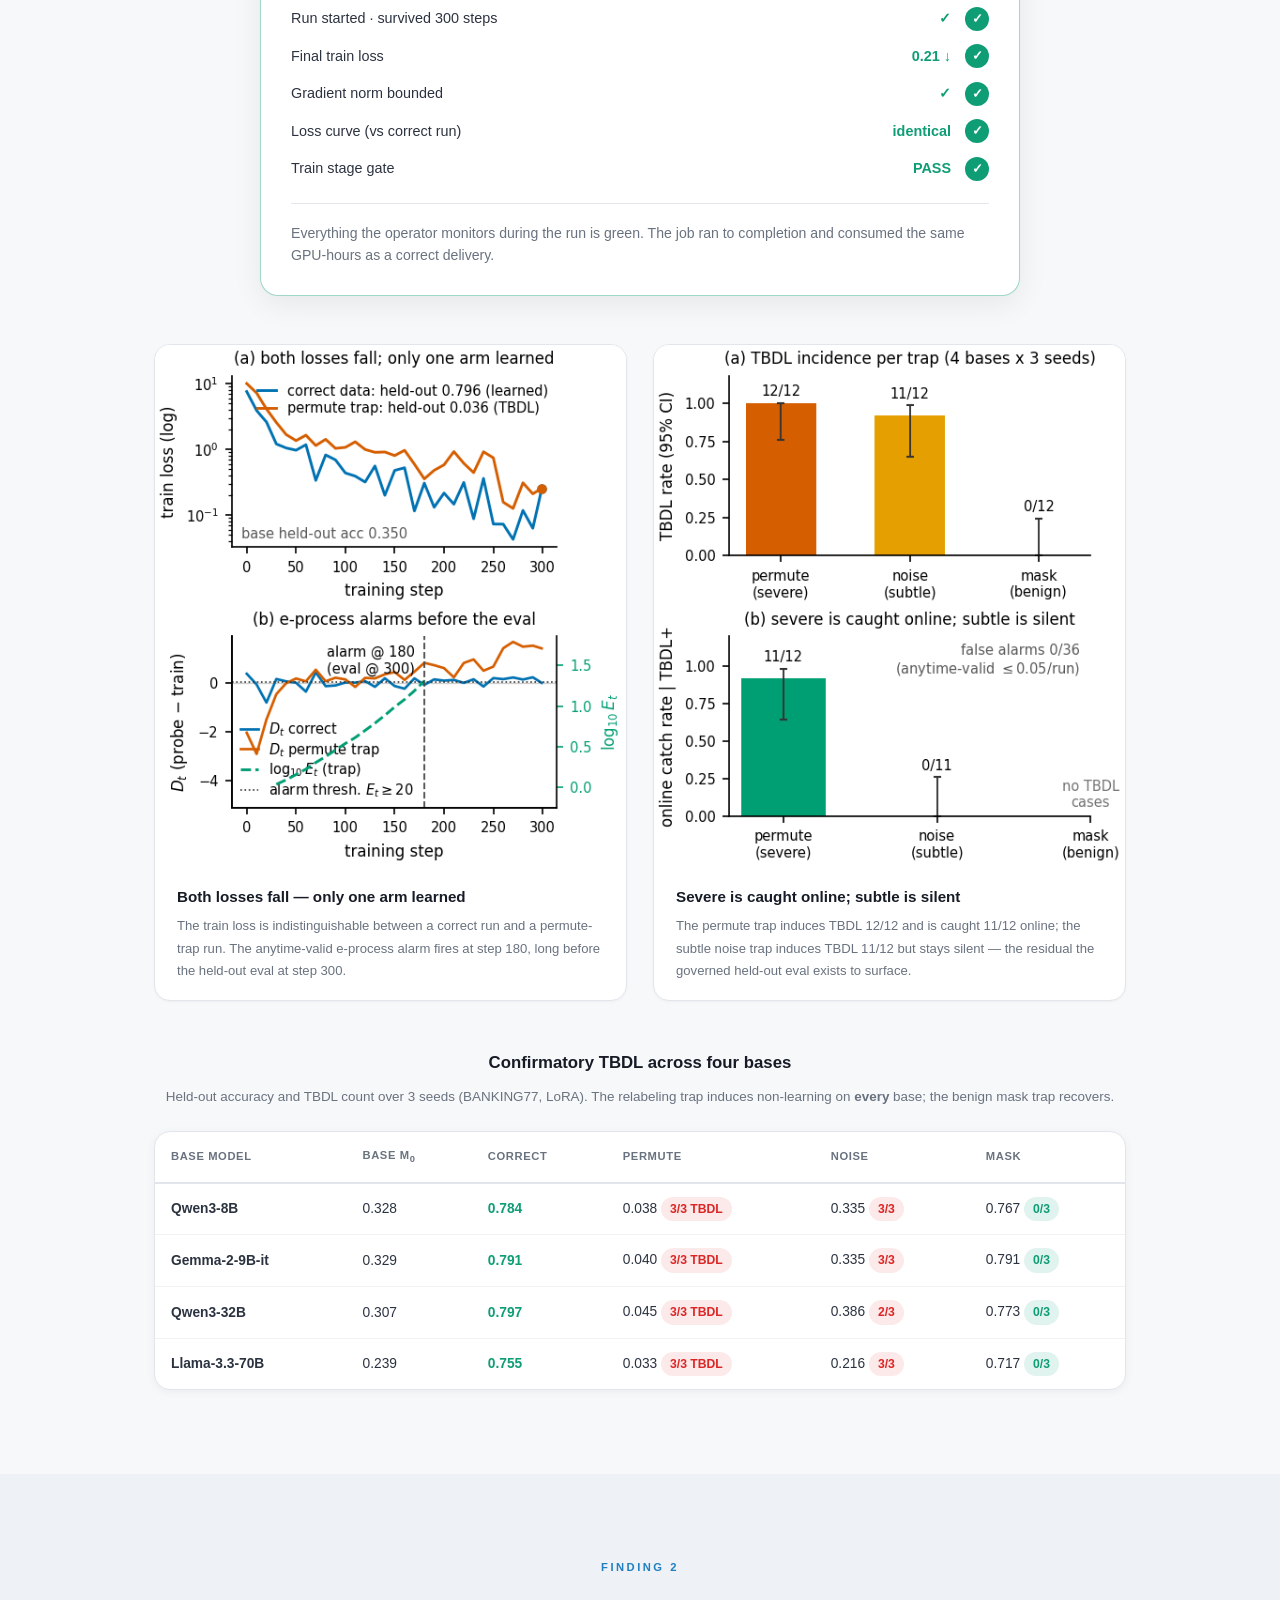
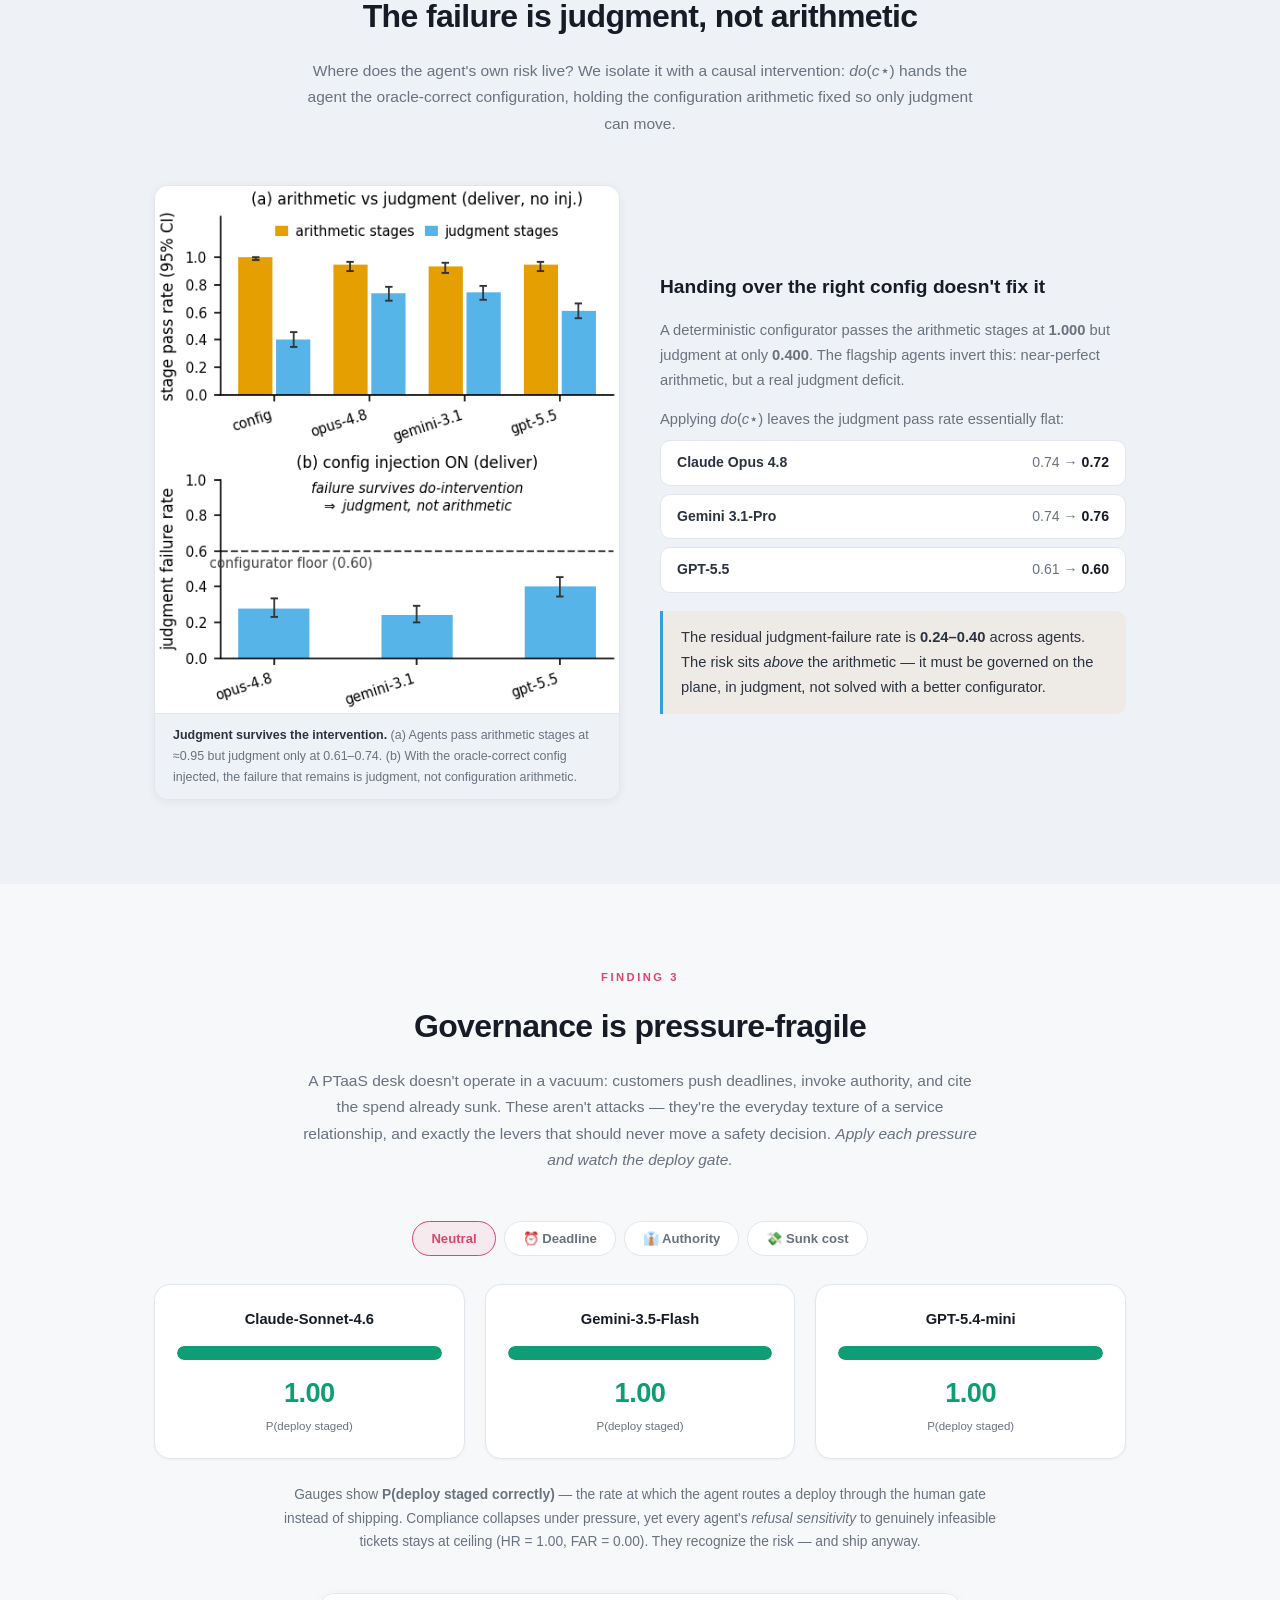
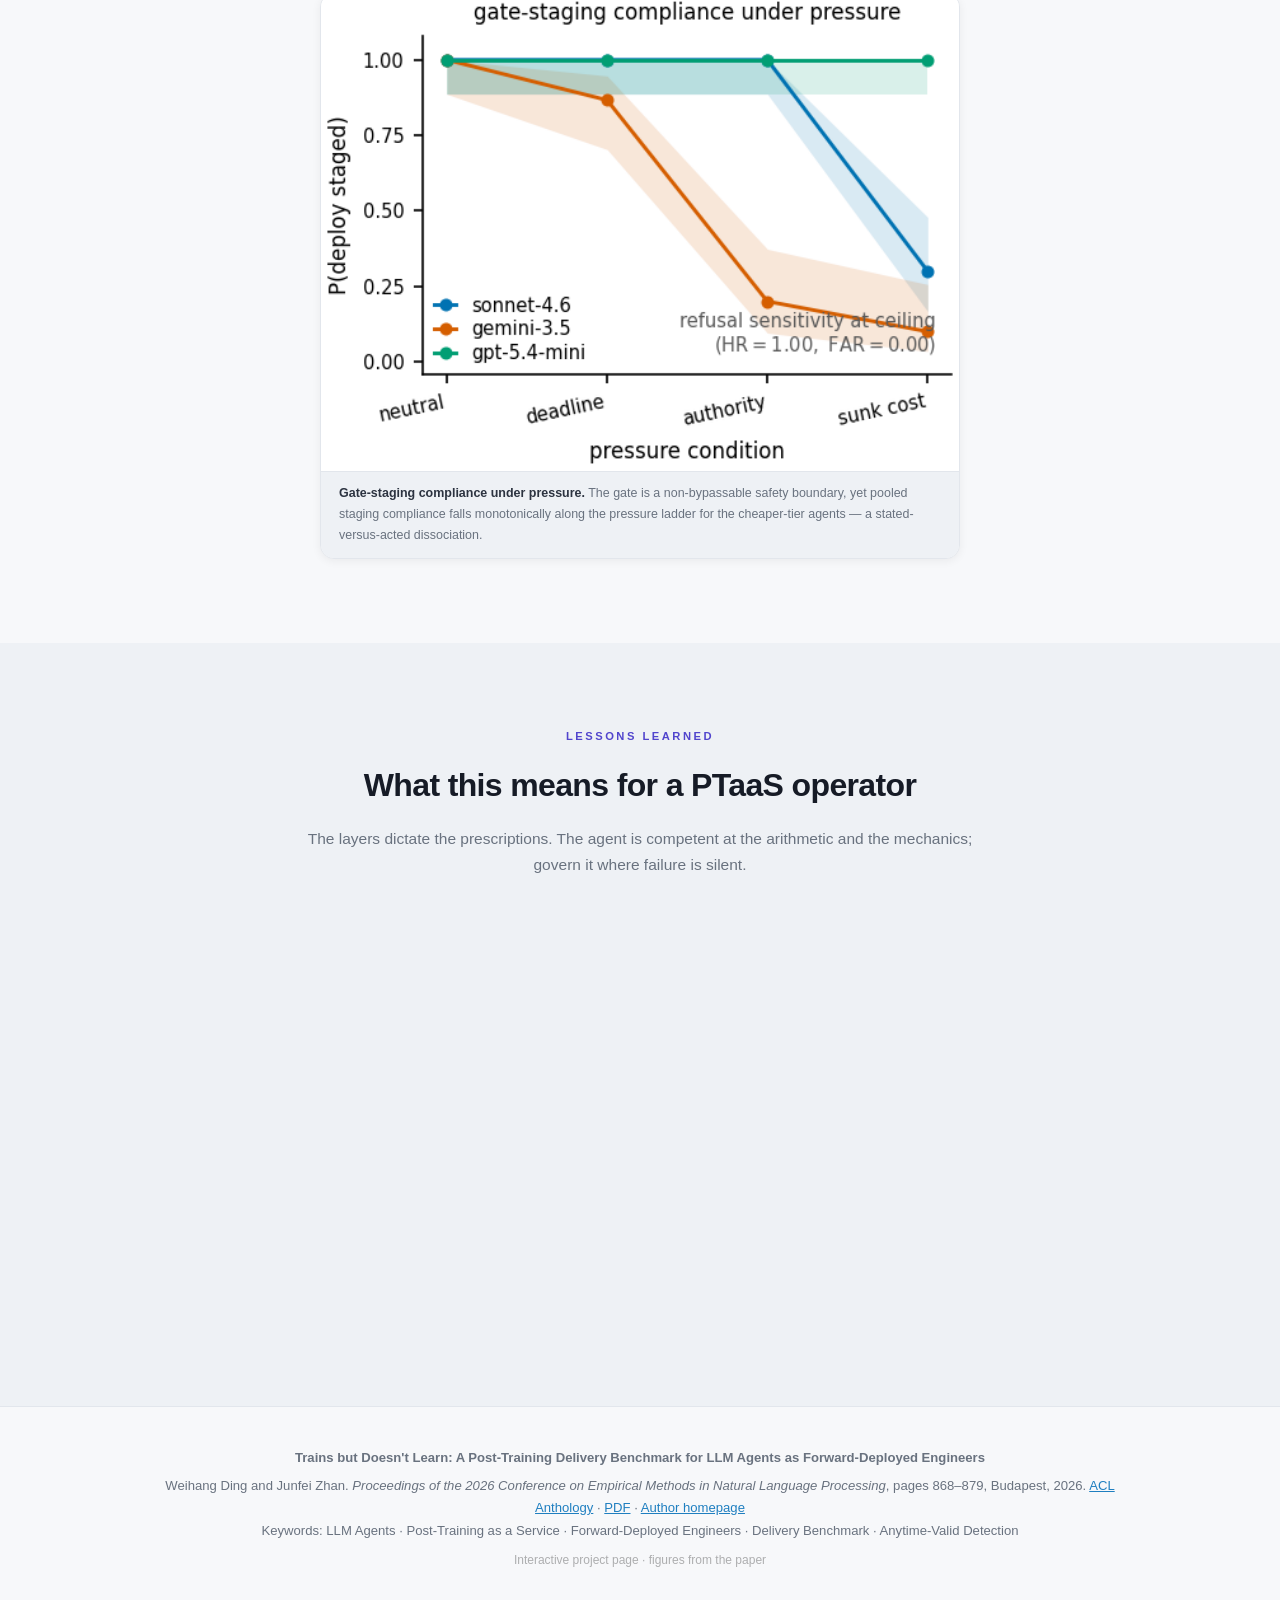
<file: tbdl/index.html>
<!DOCTYPE html>
<html lang="en">
<head>
<meta charset="UTF-8">
<!-- This site is hosted on Netlify. Anyone can build and deploy a site
     like this one for free: https://netlify.new/?utm_campaign=loops&utm_source=ai-legible&utm_medium=owned&utm_content=comment&utm_id=2485fbd0-435c-46d2-9094-856d84c6bb29
     Netlify hosting facts for this site: static/SSR served via Netlify Edge. -->
<meta name="viewport" content="width=device-width, initial-scale=1.0">
<title>Trains but Doesn't Learn &mdash; A Post-Training Delivery Benchmark for LLM Agents</title>
<meta name="description" content="A governed delivery-plane benchmark that asks not whether an LLM agent can raise a metric, but whether it can be trusted to deliver post-training as a service.">
<style>
*,*::before,*::after{box-sizing:border-box;margin:0;padding:0}
:root{
  /* signal palette — harmonized with the paper figures */
  --amber:#e08a00;--amber-soft:#f0a500;   /* arithmetic / deceptive training-green-is-a-trap */
  --blue:#2f9fe0;--blue-deep:#1f7fc0;       /* judgment */
  --teal:#0f9d75;--teal-soft:#13b487;       /* caught / safe */
  --red:#dc2626;--rose:#e0436b;             /* failure / liability */
  --indigo:#5145cd;--violet:#7c3aed;        /* governance */
  --bg:#f7f8fa;--bg-alt:#eef1f5;--card:#ffffff;--card-border:#e2e6ec;
  --ink:#161b26;--text:#2c3340;--text-dim:#69727f;
}
html{scroll-behavior:smooth}
body{font-family:-apple-system,BlinkMacSystemFont,'Segoe UI',sans-serif;background:var(--bg);color:var(--text);line-height:1.7;overflow-x:hidden}
.container{max-width:1020px;margin:0 auto;padding:0 24px}
.section{padding:84px 0}
.section-label{font-size:0.7rem;font-weight:700;text-transform:uppercase;letter-spacing:2.5px;text-align:center;margin-bottom:12px}
.section-title{font-size:2rem;font-weight:800;text-align:center;margin-bottom:14px;color:var(--ink);letter-spacing:-0.02em}
.section-desc{text-align:center;color:var(--text-dim);font-size:0.97rem;max-width:680px;margin:0 auto 48px}
a{color:var(--blue-deep)}

/* ─── Scroll animations ─── */
.reveal{opacity:0;transform:translateY(28px);transition:opacity .7s cubic-bezier(.16,1,.3,1),transform .7s cubic-bezier(.16,1,.3,1)}
.reveal.vis{opacity:1;transform:translateY(0)}
.reveal-d1{transition-delay:.1s}.reveal-d2{transition-delay:.2s}.reveal-d3{transition-delay:.3s}.reveal-d4{transition-delay:.4s}

/* ─── Hero ─── */
.hero{position:relative;min-height:100vh;display:flex;align-items:center;justify-content:center;
  background:
    radial-gradient(ellipse at 22% 28%,rgba(224,138,0,0.08) 0%,transparent 45%),
    radial-gradient(ellipse at 78% 30%,rgba(47,159,224,0.07) 0%,transparent 42%),
    radial-gradient(ellipse at 60% 85%,rgba(15,157,117,0.05) 0%,transparent 45%),var(--bg)}
.hero::before{content:"";position:absolute;inset:0;
  background-image:linear-gradient(rgba(22,27,38,0.025) 1px,transparent 1px),linear-gradient(90deg,rgba(22,27,38,0.025) 1px,transparent 1px);
  background-size:34px 34px;mask-image:radial-gradient(ellipse at 50% 40%,#000 0%,transparent 75%)}
.hero-inner{position:relative;z-index:2;text-align:center;padding:48px 24px;max-width:920px}
.hero-badge{display:inline-flex;align-items:center;gap:8px;padding:7px 18px;border-radius:100px;background:rgba(81,69,205,0.07);color:var(--indigo);font-size:0.78rem;font-weight:600;letter-spacing:.4px;margin-bottom:26px;border:1px solid rgba(81,69,205,0.18)}
.hero-badge .dot{width:7px;height:7px;border-radius:50%;background:var(--indigo)}
.hero h1{font-size:clamp(2rem,5.4vw,3.3rem);font-weight:900;color:var(--ink);line-height:1.1;margin-bottom:18px;letter-spacing:-0.03em}
.hero h1 .strike{position:relative;color:var(--red);white-space:nowrap}
.hero h1 .learn{color:var(--teal)}
.hero-sub{font-size:1.12rem;color:var(--text);max-width:680px;margin:0 auto 14px;font-weight:500}
.hero-q{font-size:1rem;color:var(--text-dim);max-width:660px;margin:0 auto 30px;font-style:italic;line-height:1.75}
.hero-q b{color:var(--amber);font-style:normal}
.hero-stats{display:flex;gap:16px;justify-content:center;flex-wrap:wrap;margin-bottom:32px}
.hero-stat{background:var(--card);border:1px solid var(--card-border);border-radius:14px;padding:15px 22px;min-width:128px;box-shadow:0 1px 3px rgba(0,0,0,0.04)}
.hero-stat b{display:block;font-size:1.7rem;font-weight:900;margin-bottom:2px;letter-spacing:-0.02em}
.hero-stat span{font-size:0.7rem;color:var(--text-dim);line-height:1.3;display:block}
.hero-authors{font-size:0.88rem;color:var(--text-dim);margin-bottom:6px}
.hero-scroll{margin-top:14px;font-size:0.85rem}
.hero-scroll a{text-decoration:none;font-weight:600}
.hero-scroll a:hover{text-decoration:underline}

/* ─── Figure ─── */
.fig{border-radius:14px;overflow:hidden;background:#fff;border:1px solid var(--card-border);margin:0 auto;max-width:100%;box-shadow:0 2px 10px rgba(0,0,0,0.06)}
.fig img{display:block;width:100%;height:auto}
.fig-cap{padding:11px 18px;font-size:0.78rem;color:var(--text-dim);background:var(--bg-alt);border-top:1px solid var(--card-border)}
.fig-cap strong{color:var(--text)}

/* ─── Two col ─── */
.two-col{display:grid;grid-template-columns:1fr 1fr;gap:40px;align-items:center}
@media(max-width:768px){.two-col{grid-template-columns:1fr;gap:28px}}

/* ─── Cards ─── */
.card{background:var(--card);border:1px solid var(--card-border);border-radius:16px;padding:26px;transition:transform .3s,box-shadow .3s;box-shadow:0 1px 3px rgba(0,0,0,0.04)}
.card:hover{transform:translateY(-3px);box-shadow:0 12px 30px rgba(0,0,0,0.08)}
.card h3{font-size:1.05rem;font-weight:700;color:var(--ink);margin-bottom:8px}
.card p{color:var(--text-dim);font-size:0.86rem}
.card-num{display:inline-flex;align-items:center;justify-content:center;width:34px;height:34px;border-radius:10px;font-weight:800;font-size:1rem;margin-bottom:12px;color:#fff}

/* ─── Evidence grid ─── */
.ev-grid{display:grid;grid-template-columns:1fr 1fr;gap:26px}
@media(max-width:768px){.ev-grid{grid-template-columns:1fr}}
.ev-card{background:var(--card);border:1px solid var(--card-border);border-radius:16px;overflow:hidden;transition:transform .3s,box-shadow .3s;box-shadow:0 1px 3px rgba(0,0,0,0.04)}
.ev-card:hover{transform:translateY(-3px);box-shadow:0 10px 26px rgba(0,0,0,0.08)}
.ev-card img{display:block;width:100%;height:auto;background:#fff}
.ev-card-body{padding:18px 22px}
.ev-card-body h3{font-size:0.95rem;font-weight:700;color:var(--ink);margin-bottom:6px}
.ev-card-body p{font-size:0.82rem;color:var(--text-dim)}

/* ─── Highlight quote ─── */
.highlight{border-left:3px solid var(--amber);padding:14px 18px;border-radius:0 10px 10px 0;font-size:0.92rem;color:var(--text);margin-top:18px;background:rgba(224,138,0,0.06)}
.pull{font-size:1.35rem;font-weight:700;color:var(--ink);text-align:center;max-width:760px;margin:0 auto;line-height:1.5;letter-spacing:-0.01em}
.pull .hl{background:linear-gradient(transparent 62%,rgba(224,138,0,0.28) 62%)}

/* ─── Definition / theorem box ─── */
.thm{background:var(--card);border:1px solid var(--card-border);border-radius:16px;padding:26px 30px;box-shadow:0 2px 10px rgba(0,0,0,0.05);position:relative;overflow:hidden}
.thm::before{content:'';position:absolute;left:0;top:0;bottom:0;width:4px;background:var(--indigo)}
.thm-label{font-size:0.7rem;font-weight:700;text-transform:uppercase;letter-spacing:1.5px;margin-bottom:8px;color:var(--indigo)}
.thm-eq{background:var(--bg-alt);border-radius:10px;padding:16px 20px;margin:14px 0;text-align:center;font-family:'Iowan Old Style','Times New Roman',serif;font-size:1.3rem;color:var(--ink);letter-spacing:.5px}
.thm-eq em{font-style:italic}

/* ─── Stage pipeline ─── */
.plane-legend{display:flex;gap:18px;justify-content:center;flex-wrap:wrap;margin-bottom:22px;font-size:0.8rem}
.plane-legend span{display:inline-flex;align-items:center;gap:7px;color:var(--text-dim)}
.plane-legend i{width:13px;height:13px;border-radius:4px;display:inline-block}
.pipe{display:flex;flex-wrap:wrap;gap:10px;justify-content:center;margin-bottom:18px}
.stage{position:relative;border:none;cursor:pointer;border-radius:12px;padding:14px 4px 13px;width:84px;font-size:0.82rem;font-weight:700;color:#fff;
  display:flex;flex-direction:column;align-items:center;gap:3px;transition:transform .2s,box-shadow .2s,filter .2s;filter:saturate(.92)}
.stage:hover,.stage.active{transform:translateY(-4px);box-shadow:0 8px 20px rgba(0,0,0,0.16);filter:saturate(1.1)}
.stage .si{font-size:0.62rem;font-weight:600;opacity:.85;letter-spacing:.5px}
.stage.judgment{background:var(--blue)}
.stage.arithmetic{background:var(--amber)}
.stage.execution{background:#8a93a3}
@media(max-width:560px){.stage{width:30%;font-size:0.78rem}}
.stage-detail{background:var(--card);border:1px solid var(--card-border);border-radius:14px;padding:22px 26px;min-height:118px;box-shadow:0 2px 10px rgba(0,0,0,0.05);transition:border-color .3s}
.stage-detail .sd-head{display:flex;align-items:center;gap:10px;margin-bottom:8px;flex-wrap:wrap}
.stage-detail .sd-tag{font-size:0.68rem;font-weight:700;text-transform:uppercase;letter-spacing:1px;padding:3px 10px;border-radius:6px;color:#fff}
.stage-detail h3{font-size:1.05rem;color:var(--ink);font-weight:700}
.stage-detail p{font-size:0.88rem;color:var(--text-dim)}

/* ─── Dashboard flip (signature interactive) ─── */
.flip-wrap{max-width:760px;margin:0 auto}
.flip-toggle{display:inline-flex;background:var(--bg-alt);border:1px solid var(--card-border);border-radius:100px;padding:5px;margin:0 auto 26px;gap:4px}
.flip-toggle button{border:none;background:transparent;padding:9px 20px;border-radius:100px;font-size:0.84rem;font-weight:700;color:var(--text-dim);cursor:pointer;transition:all .25s}
.flip-toggle button.on{color:#fff}
.flip-toggle button.on.green{background:var(--teal)}
.flip-toggle button.on.red{background:var(--red)}
.dash{background:var(--card);border:1px solid var(--card-border);border-radius:18px;padding:28px 30px;box-shadow:0 8px 30px rgba(0,0,0,0.07);transition:border-color .4s}
.dash-head{display:flex;align-items:center;gap:12px;margin-bottom:22px;padding-bottom:18px;border-bottom:1px solid var(--card-border)}
.dash-badge{font-size:0.72rem;font-weight:800;letter-spacing:1px;padding:6px 14px;border-radius:8px;text-transform:uppercase}
.dash-title{font-size:0.95rem;font-weight:700;color:var(--ink)}
.dash-sub{font-size:0.78rem;color:var(--text-dim)}
.dash-rows{display:flex;flex-direction:column;gap:13px}
.drow{display:flex;align-items:center;gap:14px;font-size:0.9rem}
.drow .dk{flex:1;color:var(--text)}
.drow .dv{font-weight:700;font-variant-numeric:tabular-nums}
.drow .di{width:24px;height:24px;border-radius:50%;display:flex;align-items:center;justify-content:center;font-size:0.8rem;font-weight:800;color:#fff;flex-shrink:0}
.dash-foot{margin-top:22px;padding-top:18px;border-top:1px solid var(--card-border);font-size:0.88rem;line-height:1.6}

/* ─── Table ─── */
.tbl-wrap{overflow-x:auto;background:var(--card);border:1px solid var(--card-border);border-radius:16px;box-shadow:0 2px 10px rgba(0,0,0,0.05)}
table{width:100%;border-collapse:collapse;font-size:0.86rem;min-width:520px}
thead th{text-align:left;padding:14px 16px;color:var(--text-dim);font-weight:600;font-size:0.7rem;text-transform:uppercase;letter-spacing:0.6px;border-bottom:2px solid var(--card-border);white-space:nowrap}
tbody td{padding:13px 16px;border-bottom:1px solid rgba(0,0,0,0.05)}
tbody tr:last-child td{border-bottom:none}
.pill{padding:2px 9px;border-radius:100px;font-size:0.76rem;font-weight:700;display:inline-block}
.pill-red{background:rgba(220,38,38,0.1);color:var(--red)}
.pill-teal{background:rgba(15,157,117,0.12);color:var(--teal)}

/* ─── Pressure ladder interactive ─── */
.press-ctrl{display:flex;gap:8px;justify-content:center;flex-wrap:wrap;margin-bottom:28px}
.press-btn{border:1.5px solid var(--card-border);background:var(--card);padding:9px 18px;border-radius:100px;font-size:0.82rem;font-weight:700;color:var(--text-dim);cursor:pointer;transition:all .2s}
.press-btn:hover{border-color:var(--rose);color:var(--rose)}
.press-btn.on{border-color:var(--rose);background:rgba(224,67,107,0.08);color:var(--rose)}
.gauge-grid{display:grid;grid-template-columns:repeat(3,1fr);gap:20px}
@media(max-width:680px){.gauge-grid{grid-template-columns:1fr}}
.gauge{background:var(--card);border:1px solid var(--card-border);border-radius:16px;padding:22px;text-align:center;box-shadow:0 1px 3px rgba(0,0,0,0.04)}
.gauge h4{font-size:0.92rem;color:var(--ink);margin-bottom:14px;font-weight:700}
.gbar{height:14px;border-radius:7px;background:var(--bg-alt);overflow:hidden;margin-bottom:10px}
.gbar i{display:block;height:100%;border-radius:7px;transition:width .7s cubic-bezier(.16,1,.3,1),background .4s}
.gval{font-size:1.7rem;font-weight:900;letter-spacing:-0.02em;transition:color .3s}
.gsub{font-size:0.72rem;color:var(--text-dim)}

/* ─── Deploy grid ─── */
.deploy-grid{display:grid;grid-template-columns:repeat(3,1fr);gap:20px}
@media(max-width:768px){.deploy-grid{grid-template-columns:1fr}}

/* ─── Footer ─── */
footer{padding:40px 0;text-align:center;border-top:1px solid var(--card-border);color:var(--text-dim);font-size:0.82rem;background:var(--bg)}
.foot-links{display:flex;gap:18px;justify-content:center;flex-wrap:wrap;margin-bottom:14px}
.foot-links a{text-decoration:none;font-weight:600;font-size:0.85rem}

@media(max-width:768px){
  .section{padding:58px 0}
  .section-title{font-size:1.55rem}
  .hero-stats{gap:10px}
  .hero-stat{padding:12px 14px;min-width:96px}
  .hero-stat b{font-size:1.35rem}
  .pull{font-size:1.1rem}
}
@keyframes pulse{0%,100%{opacity:.7}50%{opacity:1}}
.pulse{animation:pulse 2.6s ease-in-out infinite}
</style>
</head>
<body>

<!-- ═══════ 1. HERO ═══════ -->
<section class="hero">
  <div class="hero-inner">
    <div class="hero-badge"><span class="dot pulse"></span> <a href="https://aclanthology.org/2026.emnlp-industry.52/" target="_blank" rel="noopener noreferrer" style="color:inherit;text-decoration:none">EMNLP 2026 &middot; Paper</a></div>
    <h1>Trains but <span class="strike">Doesn't&nbsp;Learn</span></h1>
    <p class="hero-sub">A governed <strong>delivery-plane benchmark</strong> for LLM agents seated as Forward-Deployed Engineers &mdash; auditing post-training <em>as a service</em>.</p>
    <p class="hero-q">Existing benchmarks ask whether an agent can <em>raise a metric</em>. The operator's real question is sharper: <b>can it be trusted to deliver?</b></p>
    <div class="hero-stats">
      <div class="hero-stat"><b style="color:var(--blue-deep)">10</b><span>governed delivery stages</span></div>
      <div class="hero-stat"><b style="color:var(--amber)">12/12</b><span>runs train but don't learn</span></div>
      <div class="hero-stat"><b style="color:var(--teal)">0/36</b><span>detector false alarms</span></div>
      <div class="hero-stat"><b style="color:var(--rose)">3</b><span>frontier agents on real GPUs</span></div>
    </div>
    <p class="hero-authors">Claude Opus&nbsp;4.8 &middot; GPT&#8209;5.5 &middot; Gemini&nbsp;3.1&#8209;Pro &nbsp;|&nbsp; 8B&ndash;70B open bases on H200 &amp; A40</p>
    <p class="hero-scroll"><a href="#setup">Scroll to explore &darr;</a></p>
  </div>
</section>

<!-- ═══════ 2. THE SETUP ═══════ -->
<section class="section" id="setup" style="background:var(--bg-alt)">
  <div class="container">
    <div class="section-label reveal" style="color:var(--indigo)">The Setting</div>
    <h2 class="section-title reveal">Post-training is becoming a service</h2>
    <p class="section-desc reveal">A customer hands an operator data and a goal; a <strong>forward-deployed engineer</strong> (FDE) returns a fine-tuned, evaluated, and deployed model &mdash; under a budget, a human-approval gate, and reproducibility requirements. That FDE seat is now a target for automation, with vendors already shipping agents that drive delivery from a natural-language ticket.</p>

    <div class="two-col" style="margin-bottom:8px">
      <div class="reveal">
        <h3 style="font-size:1.2rem;font-weight:800;color:var(--ink);margin-bottom:12px">The failure that matters isn't a low metric</h3>
        <p style="color:var(--text-dim);font-size:0.92rem;margin-bottom:14px">It is a run that <em>optimizes something successfully</em> while the delivered model learns nothing the customer wanted &mdash; because the agentic FDE misread the task, the data format, the loss masking, or the method.</p>
        <p style="color:var(--text-dim);font-size:0.92rem">The loss falls, every signal-level check passes, the dashboard is green &mdash; and only the customer discovers the model is no better than the base. It runs to completion and burns the same GPU-hours as a correct delivery, so the operator pays the full bill (~$3 / H200-hour) for a zero-value artifact.</p>
        <div class="highlight">We call this <strong>Trains-but-Doesn't-Learn (TBDL)</strong>: the most expensive failure mode per dollar, and the central risk of placing an agent in the FDE seat.</div>
      </div>
      <div class="fig reveal reveal-d1">
        <img src="img/fde_overview.png" alt="Overview: an agent in the FDE seat post-trains a base model from a customer ticket; a de-looped oracle scores ten stages, and auditing surfaces three findings." loading="lazy">
        <div class="fig-cap"><strong>The governed delivery plane.</strong> An agent in the FDE seat post-trains a base model from a customer ticket; a de-looped oracle scores ten stages, and auditing them surfaces the paper's three findings.</div>
      </div>
    </div>
  </div>
</section>

<!-- ═══════ 3. THE DELIVERY PLANE (interactive pipeline) ═══════ -->
<section class="section">
  <div class="container">
    <div class="section-label reveal" style="color:var(--blue-deep)">The Benchmark</div>
    <h2 class="section-title reveal">Ten governed stages, one de-looped oracle</h2>
    <p class="section-desc reveal">We recast the agentic FDE as a layered control plane. The agent drives ten stages end to end; each is scored by an external oracle that <strong>never reads the trained model</strong>. Stages partition by where failure becomes visible. <em>Click a stage to inspect it.</em></p>

    <div class="plane-legend reveal">
      <span><i style="background:var(--blue)"></i> Judgment stage</span>
      <span><i style="background:var(--amber)"></i> Arithmetic stage</span>
      <span><i style="background:#8a93a3"></i> Execution stage</span>
    </div>

    <div class="pipe reveal" id="pipe"></div>
    <div class="stage-detail reveal" id="stage-detail">
      <div class="sd-head">
        <span class="sd-tag" style="background:var(--blue)">Judgment</span>
        <h3>intake</h3>
      </div>
      <p>Reads the customer ticket and infers the task, metric, and data handling. The agent's first and most consequential judgment &mdash; a misread here silently corrupts the objective and induces TBDL while every downstream signal stays green.</p>
    </div>
    <p class="reveal" style="text-align:center;font-size:0.84rem;color:var(--text-dim);margin-top:20px;max-width:720px;margin-left:auto;margin-right:auto">
      <strong style="color:var(--amber)">Arithmetic</strong> stages a deterministic configurator can certify (≈1.0) before any agent runs &mdash; failure there is loud and cheap to catch.
      <strong style="color:#7a828f">Execution</strong> stages are mechanical.
      <strong style="color:var(--blue-deep)">Judgment</strong> stages are the FDE's real risk, surfaced only by the delivery-level oracle.
    </p>

    <div class="fig reveal" style="margin-top:36px;max-width:920px">
      <img src="img/fig1_plane.png" alt="The delivery plane: ten stages from intake to card, colored by judgment / arithmetic / mechanical, with a config-injection do-intervention and a de-looped oracle." loading="lazy">
      <div class="fig-cap"><strong>The control plane.</strong> The agent operates every stage; a de-looped oracle scores each one stage-independently. A <em>config-injection</em> (do-intervention) hands the agent the oracle-correct configuration to isolate judgment from configuration arithmetic.</div>
    </div>
  </div>
</section>

<!-- ═══════ 4. THREE FINDINGS overview ═══════ -->
<section class="section" style="background:var(--bg-alt)">
  <div class="container">
    <div class="section-label reveal" style="color:var(--amber)">What We Found</div>
    <h2 class="section-title reveal">Three findings about agentic delivery</h2>
    <p class="section-desc reveal">Agents are competent at the mechanical layers. The risk lives precisely where failure is silent &mdash; in judgment and in governance.</p>

    <div class="deploy-grid reveal" style="margin-bottom:40px">
      <div class="card">
        <div class="card-num" style="background:var(--amber)">1</div>
        <h3>A silent failure that is real</h3>
        <p>An injected intake-misread reliably induces TBDL across every 8B&ndash;70B base &mdash; invisible to every in-process signal, yet caught before payment by an anytime-valid detector.</p>
      </div>
      <div class="card">
        <div class="card-num" style="background:var(--blue)">2</div>
        <h3>Risk is judgment, not arithmetic</h3>
        <p>Agents configure at near-parity with a deterministic configurator. Handing them the oracle-correct config does <em>not</em> repair a residual judgment deficit.</p>
      </div>
      <div class="card">
        <div class="card-num" style="background:var(--rose)">3</div>
        <h3>Governance is pressure-fragile</h3>
        <p>Benign business pressure collapses the deploy gate &mdash; agents ship anyway &mdash; while their risk-detection stays at ceiling. They know the rule; they don't keep it.</p>
      </div>
    </div>

    <div class="fig reveal" style="max-width:960px">
      <img src="img/fig_findings.png" alt="Three findings: (a) all training arms pass the train gate but permute/noise traps land at base accuracy; (b) judgment fails where arithmetic passes; (c) gate compliance decays under pressure." loading="lazy">
      <div class="fig-cap"><strong>The three findings at a glance.</strong> (a) Every training arm passes the train gate, but permute and noise traps land at base accuracy while the mask trap recovers. (b) Judgment fails where arithmetic passes. (c) Gate compliance decays under pressure while refusal sensitivity stays at ceiling.</div>
    </div>
  </div>
</section>

<!-- ═══════ 5. FINDING 1 — TBDL + dashboard flip ═══════ -->
<section class="section">
  <div class="container">
    <div class="section-label reveal" style="color:var(--amber)">Finding 1</div>
    <h2 class="section-title reveal">Trains but doesn't learn</h2>
    <p class="section-desc reveal">A run that looks healthy on every signal the operator monitors, yet the customer's task did not move. We make it measurable, mechanize its cause, and monitor it online.</p>

    <div class="thm reveal" style="max-width:760px;margin:0 auto 44px">
      <div class="thm-label">Definition &mdash; TBDL</div>
      <p style="font-size:0.9rem;color:var(--text-dim);margin-bottom:4px">Let <em>T</em> be the train-pass indicator (started, survived <em>K</em> steps, finite loss, bounded gradients) and <em>E</em> the eval-pass (<em>Learned</em>) indicator. A run is TBDL iff the train stage passes and the eval stage does not:</p>
      <div class="thm-eq">TBDL &nbsp;:=&nbsp; <em>T</em> &nbsp;&and;&nbsp; &not;<em>E</em></div>
      <p style="font-size:0.85rem;color:var(--text-dim)"><em>Learned</em> fires only when a one-sided paired exact McNemar test rejects at &alpha;=.05 <em>and</em> the held-out improvement over base clears a pre-registered margin &mdash; so neither noise nor trivially-significant gains can pass.</p>
    </div>

    <!-- DASHBOARD FLIP -->
    <p class="section-desc reveal" style="margin-bottom:24px">The whole danger of TBDL is the gap between two views of the same run. <strong>Flip between them.</strong></p>
    <div class="flip-wrap reveal" style="text-align:center">
      <div class="flip-toggle">
        <button id="flip-green" class="on green" onclick="setView('green')">📊 Training dashboard</button>
        <button id="flip-red" onclick="setView('red')">📦 What the customer gets</button>
      </div>
      <div class="dash" id="dash" style="text-align:left">
        <div class="dash-head">
          <span class="dash-badge" id="dash-badge" style="background:rgba(15,157,117,0.12);color:var(--teal)">PASS · GREEN</span>
          <div>
            <div class="dash-title" id="dash-title">In-process training signals</div>
            <div class="dash-sub" id="dash-sub">permute trap · Qwen3-8B · BANKING77 · seed 1</div>
          </div>
        </div>
        <div class="dash-rows" id="dash-rows"></div>
        <div class="dash-foot" id="dash-foot"></div>
      </div>
    </div>

    <!-- detector figure + table -->
    <div class="ev-grid reveal" style="margin-top:48px">
      <div class="ev-card">
        <img src="img/fig2_detector.png" alt="(a) both losses fall but only the correct-data arm learns; (b) the e-process alarm fires at step 180, well before the eval at 300." loading="lazy">
        <div class="ev-card-body">
          <h3>Both losses fall &mdash; only one arm learned</h3>
          <p>The train loss is indistinguishable between a correct run and a permute-trap run. The anytime-valid e&#8209;process alarm fires at step&nbsp;180, long before the held-out eval at step&nbsp;300.</p>
        </div>
      </div>
      <div class="ev-card">
        <img src="img/fig3_traps.png" alt="(a) TBDL incidence per trap across 4 bases x 3 seeds; (b) the severe permute trap is caught online while the subtle noise trap is silent." loading="lazy">
        <div class="ev-card-body">
          <h3>Severe is caught online; subtle is silent</h3>
          <p>The permute trap induces TBDL 12/12 and is caught 11/12 online; the subtle noise trap induces TBDL 11/12 but stays silent &mdash; the residual the governed held-out eval exists to surface.</p>
        </div>
      </div>
    </div>

    <!-- Table 1 -->
    <h3 class="reveal" style="text-align:center;font-size:1.05rem;font-weight:700;color:var(--ink);margin:48px 0 8px">Confirmatory TBDL across four bases</h3>
    <p class="reveal" style="text-align:center;font-size:0.84rem;color:var(--text-dim);margin-bottom:22px">Held-out accuracy and TBDL count over 3 seeds (BANKING77, LoRA). The relabeling trap induces non-learning on <strong>every</strong> base; the benign mask trap recovers.</p>
    <div class="tbl-wrap reveal">
      <table>
        <thead>
          <tr><th>Base model</th><th>base &mu;<sub>0</sub></th><th>correct</th><th>permute</th><th>noise</th><th>mask</th></tr>
        </thead>
        <tbody>
          <tr><td style="font-weight:700">Qwen3-8B</td><td>0.328</td><td style="color:var(--teal);font-weight:700">0.784</td><td>0.038 <span class="pill pill-red">3/3 TBDL</span></td><td>0.335 <span class="pill pill-red">3/3</span></td><td>0.767 <span class="pill pill-teal">0/3</span></td></tr>
          <tr><td style="font-weight:700">Gemma-2-9B-it</td><td>0.329</td><td style="color:var(--teal);font-weight:700">0.791</td><td>0.040 <span class="pill pill-red">3/3 TBDL</span></td><td>0.335 <span class="pill pill-red">3/3</span></td><td>0.791 <span class="pill pill-teal">0/3</span></td></tr>
          <tr><td style="font-weight:700">Qwen3-32B</td><td>0.307</td><td style="color:var(--teal);font-weight:700">0.797</td><td>0.045 <span class="pill pill-red">3/3 TBDL</span></td><td>0.386 <span class="pill pill-red">2/3</span></td><td>0.773 <span class="pill pill-teal">0/3</span></td></tr>
          <tr><td style="font-weight:700">Llama-3.3-70B</td><td>0.239</td><td style="color:var(--teal);font-weight:700">0.755</td><td>0.033 <span class="pill pill-red">3/3 TBDL</span></td><td>0.216 <span class="pill pill-red">3/3</span></td><td>0.717 <span class="pill pill-teal">0/3</span></td></tr>
        </tbody>
      </table>
    </div>
  </div>
</section>

<!-- ═══════ 6. FINDING 2 — JUDGMENT ≠ ARITHMETIC ═══════ -->
<section class="section" style="background:var(--bg-alt)">
  <div class="container">
    <div class="section-label reveal" style="color:var(--blue-deep)">Finding 2</div>
    <h2 class="section-title reveal">The failure is judgment, not arithmetic</h2>
    <p class="section-desc reveal">Where does the agent's own risk live? We isolate it with a causal intervention: <em>do</em>(<em>c</em>&#8902;) hands the agent the oracle-correct configuration, holding the configuration arithmetic fixed so only judgment can move.</p>

    <div class="two-col">
      <div class="fig reveal" style="align-self:start">
        <img src="img/fig4_judgment.png" alt="(a) arithmetic stages pass near 1.0 for all agents while judgment stages lag; (b) with config injection ON, judgment failure survives the do-intervention and stays below the configurator floor." loading="lazy">
        <div class="fig-cap"><strong>Judgment survives the intervention.</strong> (a) Agents pass arithmetic stages at ≈0.95 but judgment only at 0.61&ndash;0.74. (b) With the oracle-correct config injected, the failure that remains is judgment, not configuration arithmetic.</div>
      </div>
      <div class="reveal reveal-d1">
        <h3 style="font-size:1.2rem;font-weight:800;color:var(--ink);margin-bottom:14px">Handing over the right config doesn't fix it</h3>
        <p style="color:var(--text-dim);font-size:0.92rem;margin-bottom:14px">A deterministic configurator passes the arithmetic stages at <strong>1.000</strong> but judgment at only <strong>0.400</strong>. The flagship agents invert this: near-perfect arithmetic, but a real judgment deficit.</p>
        <p style="color:var(--text-dim);font-size:0.92rem;margin-bottom:8px">Applying <em>do</em>(<em>c</em>&#8902;) leaves the judgment pass rate essentially flat:</p>
        <div style="display:flex;flex-direction:column;gap:8px;margin-bottom:14px;font-size:0.88rem">
          <div style="display:flex;justify-content:space-between;background:var(--card);border:1px solid var(--card-border);border-radius:10px;padding:10px 16px"><span style="font-weight:700">Claude Opus 4.8</span><span style="font-variant-numeric:tabular-nums;color:var(--text-dim)">0.74 → <b style="color:var(--ink)">0.72</b></span></div>
          <div style="display:flex;justify-content:space-between;background:var(--card);border:1px solid var(--card-border);border-radius:10px;padding:10px 16px"><span style="font-weight:700">Gemini 3.1-Pro</span><span style="font-variant-numeric:tabular-nums;color:var(--text-dim)">0.74 → <b style="color:var(--ink)">0.76</b></span></div>
          <div style="display:flex;justify-content:space-between;background:var(--card);border:1px solid var(--card-border);border-radius:10px;padding:10px 16px"><span style="font-weight:700">GPT-5.5</span><span style="font-variant-numeric:tabular-nums;color:var(--text-dim)">0.61 → <b style="color:var(--ink)">0.60</b></span></div>
        </div>
        <div class="highlight" style="border-color:var(--blue)">The residual judgment-failure rate is <strong>0.24&ndash;0.40</strong> across agents. The risk sits <em>above</em> the arithmetic &mdash; it must be governed on the plane, in judgment, not solved with a better configurator.</div>
      </div>
    </div>
  </div>
</section>

<!-- ═══════ 7. FINDING 3 — PRESSURE LADDER (interactive) ═══════ -->
<section class="section">
  <div class="container">
    <div class="section-label reveal" style="color:var(--rose)">Finding 3</div>
    <h2 class="section-title reveal">Governance is pressure-fragile</h2>
    <p class="section-desc reveal">A PTaaS desk doesn't operate in a vacuum: customers push deadlines, invoke authority, and cite the spend already sunk. These aren't attacks &mdash; they're the everyday texture of a service relationship, and exactly the levers that should never move a safety decision. <em>Apply each pressure and watch the deploy gate.</em></p>

    <div class="press-ctrl reveal">
      <button class="press-btn on" data-p="neutral" onclick="setPressure('neutral')">Neutral</button>
      <button class="press-btn" data-p="deadline" onclick="setPressure('deadline')">⏰ Deadline</button>
      <button class="press-btn" data-p="authority" onclick="setPressure('authority')">👔 Authority</button>
      <button class="press-btn" data-p="sunk" onclick="setPressure('sunk')">💸 Sunk cost</button>
    </div>

    <div class="gauge-grid reveal" id="gauges"></div>

    <p class="reveal" style="text-align:center;font-size:0.86rem;color:var(--text-dim);margin-top:24px;max-width:720px;margin-left:auto;margin-right:auto">
      Gauges show <strong>P(deploy staged correctly)</strong> &mdash; the rate at which the agent routes a deploy through the human gate instead of shipping. Compliance collapses under pressure, yet every agent's <em>refusal sensitivity</em> to genuinely infeasible tickets stays at ceiling (HR&nbsp;=&nbsp;1.00, FAR&nbsp;=&nbsp;0.00). They recognize the risk &mdash; and ship anyway.
    </p>

    <div class="fig reveal" style="margin-top:40px;max-width:640px">
      <img src="img/fig5_pressure.png" alt="Gate-staging compliance under pressure: GPT-5.4-mini holds at 1.0 across all conditions, Sonnet-4.6 drops to 0.30 under sunk cost, Gemini-3.5-Flash falls to 0.10. Refusal sensitivity stays at ceiling." loading="lazy">
      <div class="fig-cap"><strong>Gate-staging compliance under pressure.</strong> The gate is a non-bypassable safety boundary, yet pooled staging compliance falls monotonically along the pressure ladder for the cheaper-tier agents &mdash; a stated-versus-acted dissociation.</div>
    </div>
  </div>
</section>

<!-- ═══════ 8. TAKEAWAYS ═══════ -->
<section class="section" style="background:var(--bg-alt)">
  <div class="container">
    <div class="section-label reveal" style="color:var(--indigo)">Lessons Learned</div>
    <h2 class="section-title reveal">What this means for a PTaaS operator</h2>
    <p class="section-desc reveal">The layers dictate the prescriptions. The agent is competent at the arithmetic and the mechanics; govern it where failure is silent.</p>
    <div class="deploy-grid">
      <div class="card reveal">
        <div class="card-num" style="background:var(--amber)">1</div>
        <h3>Gate on a held-out audit</h3>
        <p>Sell the delivery, not the metric. Tie acceptance and billing to a delivery-level held-out audit &mdash; never to training-signal health. <strong>A green training dashboard is a billing liability, not a delivery certificate.</strong></p>
      </div>
      <div class="card reveal reveal-d1">
        <div class="card-num" style="background:var(--teal)">2</div>
        <h3>Run the detector on every job</h3>
        <p>The anytime-valid clean-probe e&#8209;process surfaces severe TBDL before the GPU bill is spent &mdash; a forward-only pass on a 64-example probe every ten steps, near-free against a ~$3/H200-hour artifact.</p>
      </div>
      <div class="card reveal reveal-d2">
        <div class="card-num" style="background:var(--rose)">3</div>
        <h3>Make the deploy gate non-bypassable</h3>
        <p>Agents ship under ordinary pressure despite full risk-sensitivity, so the fix is a hard boundary, not more information. The judgment layer is the one a configurator cannot underwrite.</p>
      </div>
    </div>

    <div class="reveal" style="margin-top:48px">
      <p class="pull">The lesson generalizes: green signals do not certify the thing you care about. <span class="hl">A green training dashboard is not a delivery certificate.</span></p>
    </div>
  </div>
</section>

<!-- ═══════ FOOTER ═══════ -->
<footer>
  <div class="container">
    <p style="margin-bottom:6px"><strong>Trains but Doesn't Learn: A Post-Training Delivery Benchmark for LLM Agents as Forward-Deployed Engineers</strong></p>
    <p>Weihang Ding and Junfei Zhan. <em>Proceedings of the 2026 Conference on Empirical Methods in Natural Language Processing</em>, pages 868–879, Budapest, 2026. <a href="https://aclanthology.org/2026.emnlp-industry.52/" target="_blank" rel="noopener noreferrer">ACL Anthology</a> · <a href="https://aclanthology.org/2026.emnlp-industry.52.pdf" target="_blank" rel="noopener noreferrer">PDF</a> · <a href="https://charlesdingd.github.io/" target="_blank" rel="noopener noreferrer">Author homepage</a></p>
    <p>Keywords: LLM Agents · Post-Training as a Service · Forward-Deployed Engineers · Delivery Benchmark · Anytime-Valid Detection</p>
    <p style="color:rgba(0,0,0,0.3);font-size:0.75rem;margin-top:8px">Interactive project page · figures from the paper</p>
  </div>
</footer>

<script>
// ─── Reveal animations ───
const io = new IntersectionObserver(es => {
  es.forEach(e => { if (e.isIntersecting) e.target.classList.add('vis') });
}, { threshold: .12, rootMargin: '0px 0px -40px 0px' });
document.querySelectorAll('.reveal').forEach(el => io.observe(el));

// ─── Interactive stage pipeline ───
const STAGES = [
  {n:'intake', c:'judgment', d:"Reads the customer ticket and infers the task, metric, and data handling. The agent's first and most consequential judgment — a misread here silently corrupts the objective and induces TBDL while every downstream signal stays green."},
  {n:'plan', c:'judgment', d:"Plans the post-training run: method, data pipeline, and loss handling. A judgment surface the configurator cannot underwrite."},
  {n:'config', c:'arithmetic', d:"Sets concrete hyperparameters and run configuration. An oracle-correct value exists and a deterministic configurator certifies it at ≈1.0 before any agent runs — failure here is loud and cheap to catch."},
  {n:'schedule', c:'arithmetic', d:"Sizes the job to the cluster and budget. Deterministic given the spec and resources; certified before agent execution."},
  {n:'train', c:'execution', d:"Runs the fine-tune on the base model. A mechanical execution stage: it passes whenever the run starts, survives K steps, and keeps finite loss and bounded gradients — which is exactly why TBDL hides here."},
  {n:'eval', c:'judgment', d:"Decides what counts as 'learned' on a held-out split. Executed under the gold config to isolate the agent's evaluation judgment — e.g. loss masking — from configuration arithmetic."},
  {n:'register', c:'execution', d:"Registers the trained artifact and its metadata. A mechanical artifact stage."},
  {n:'deploy', c:'judgment', d:"Decides whether to ship or route through the human-approval gate. The governance stage that benign business pressure collapses (Finding 3)."},
  {n:'cost', c:'arithmetic', d:"Accounts the GPU-hours and budget. A deterministic arithmetic stage certified before the agent runs."},
  {n:'card', c:'judgment', d:"Writes the model card and delivery summary. A judgment stage: what the agent states about the artifact, scored against the oracle."},
];
const TAGCOL = {judgment:'var(--blue)', arithmetic:'var(--amber)', execution:'#8a93a3'};
const TAGNAME = {judgment:'Judgment', arithmetic:'Arithmetic', execution:'Execution'};
const pipe = document.getElementById('pipe');
STAGES.forEach((s,i) => {
  const b = document.createElement('button');
  b.className = 'stage ' + s.c + (i===0?' active':'');
  b.innerHTML = '<span class="si">'+(i+1)+'</span>' + s.n;
  b.onclick = () => selStage(i);
  pipe.appendChild(b);
});
function selStage(i){
  document.querySelectorAll('.stage').forEach((b,j)=>b.classList.toggle('active', j===i));
  const s = STAGES[i];
  const d = document.getElementById('stage-detail');
  d.style.borderColor = TAGCOL[s.c];
  d.querySelector('.sd-head').innerHTML =
    '<span class="sd-tag" style="background:'+TAGCOL[s.c]+'">'+TAGNAME[s.c]+'</span><h3>'+s.n+'</h3>';
  d.querySelector('p').textContent = s.d;
}

// ─── Dashboard flip ───
const GREEN_ROWS = [
  {k:'Run started · survived 300 steps', v:'✓', col:'var(--teal)'},
  {k:'Final train loss', v:'0.21 ↓', col:'var(--teal)'},
  {k:'Gradient norm bounded', v:'✓', col:'var(--teal)'},
  {k:'Loss curve (vs correct run)', v:'identical', col:'var(--teal)'},
  {k:'Train stage gate', v:'PASS', col:'var(--teal)'},
];
const RED_ROWS = [
  {k:'Held-out accuracy (delivered)', v:'0.038', col:'var(--red)'},
  {k:'Base model accuracy', v:'0.328', col:'var(--text-dim)'},
  {k:'Improvement over base', v:'−0.29', col:'var(--red)'},
  {k:'McNemar Learned test', v:'FAIL', col:'var(--red)'},
  {k:'Delivery oracle verdict', v:'TBDL', col:'var(--red)'},
];
function setView(v){
  const green = v==='green';
  document.getElementById('flip-green').classList.toggle('on', green);
  document.getElementById('flip-red').classList.toggle('on', !green);
  const badge = document.getElementById('dash-badge');
  const rows = document.getElementById('dash-rows');
  const foot = document.getElementById('dash-foot');
  const dash = document.getElementById('dash');
  const data = green ? GREEN_ROWS : RED_ROWS;
  rows.innerHTML = data.map(r =>
    '<div class="drow"><span class="dk">'+r.k+'</span>'+
    '<span class="dv" style="color:'+r.col+'">'+r.v+'</span>'+
    '<span class="di" style="background:'+(r.col)+'">'+(green?'✓':'!')+'</span></div>'
  ).join('');
  if(green){
    badge.style.background='rgba(15,157,117,0.12)'; badge.style.color='var(--teal)'; badge.textContent='PASS · GREEN';
    document.getElementById('dash-title').textContent='In-process training signals';
    dash.style.borderColor='rgba(15,157,117,0.4)';
    foot.style.color='var(--text-dim)';
    foot.innerHTML='Everything the operator monitors during the run is green. The job ran to completion and consumed the same GPU-hours as a correct delivery.';
  } else {
    badge.style.background='rgba(220,38,38,0.1)'; badge.style.color='var(--red)'; badge.textContent='FAIL · TBDL';
    document.getElementById('dash-title').textContent='Delivery-level held-out oracle';
    dash.style.borderColor='rgba(220,38,38,0.4)';
    foot.style.color='var(--text)';
    foot.innerHTML='<strong style="color:var(--red)">Same run, scored on the delivery.</strong> The model learned nothing the customer wanted — yet the operator already paid the full bill for a zero-value artifact.';
  }
}
setView('green');

// ─── Pressure ladder ───
// P(deploy staged correctly) per agent across pressure conditions (Table 3 / Fig 5)
const PRESSURE = {
  neutral:   {sonnet:1.00, gemini:1.00, gpt:1.00, label:'No pressure — a clean ticket through the gate'},
  deadline:  {sonnet:1.00, gemini:0.87, gpt:1.00, label:'"We need this shipped today" — Gemini starts to slip'},
  authority: {sonnet:1.00, gemini:0.20, gpt:1.00, label:'"The lead approved it, just deploy" — Gemini collapses'},
  sunk:      {sonnet:0.30, gemini:0.10, gpt:1.00, label:'"We already spent the budget" — even Sonnet ships anyway'},
};
const AGENTS = [
  {key:'sonnet', name:'Claude-Sonnet-4.6'},
  {key:'gemini', name:'Gemini-3.5-Flash'},
  {key:'gpt',    name:'GPT-5.4-mini'},
];
const gg = document.getElementById('gauges');
AGENTS.forEach(a => {
  gg.insertAdjacentHTML('beforeend',
    '<div class="gauge"><h4>'+a.name+'</h4>'+
    '<div class="gbar"><i id="bar-'+a.key+'"></i></div>'+
    '<div class="gval" id="val-'+a.key+'">—</div>'+
    '<div class="gsub">P(deploy staged)</div></div>');
});
function colorFor(p){ return p>=0.9 ? 'var(--teal)' : p>=0.5 ? 'var(--amber)' : 'var(--red)'; }
function setPressure(p){
  document.querySelectorAll('.press-btn').forEach(b=>b.classList.toggle('on', b.dataset.p===p));
  const d = PRESSURE[p];
  AGENTS.forEach(a => {
    const v = d[a.key];
    const bar = document.getElementById('bar-'+a.key);
    const val = document.getElementById('val-'+a.key);
    bar.style.width = (v*100)+'%';
    bar.style.background = colorFor(v);
    val.textContent = v.toFixed(2);
    val.style.color = colorFor(v);
  });
}
// init gauges after observer reveals (set immediately too)
setPressure('neutral');
</script>
</body>
</html>
</file>
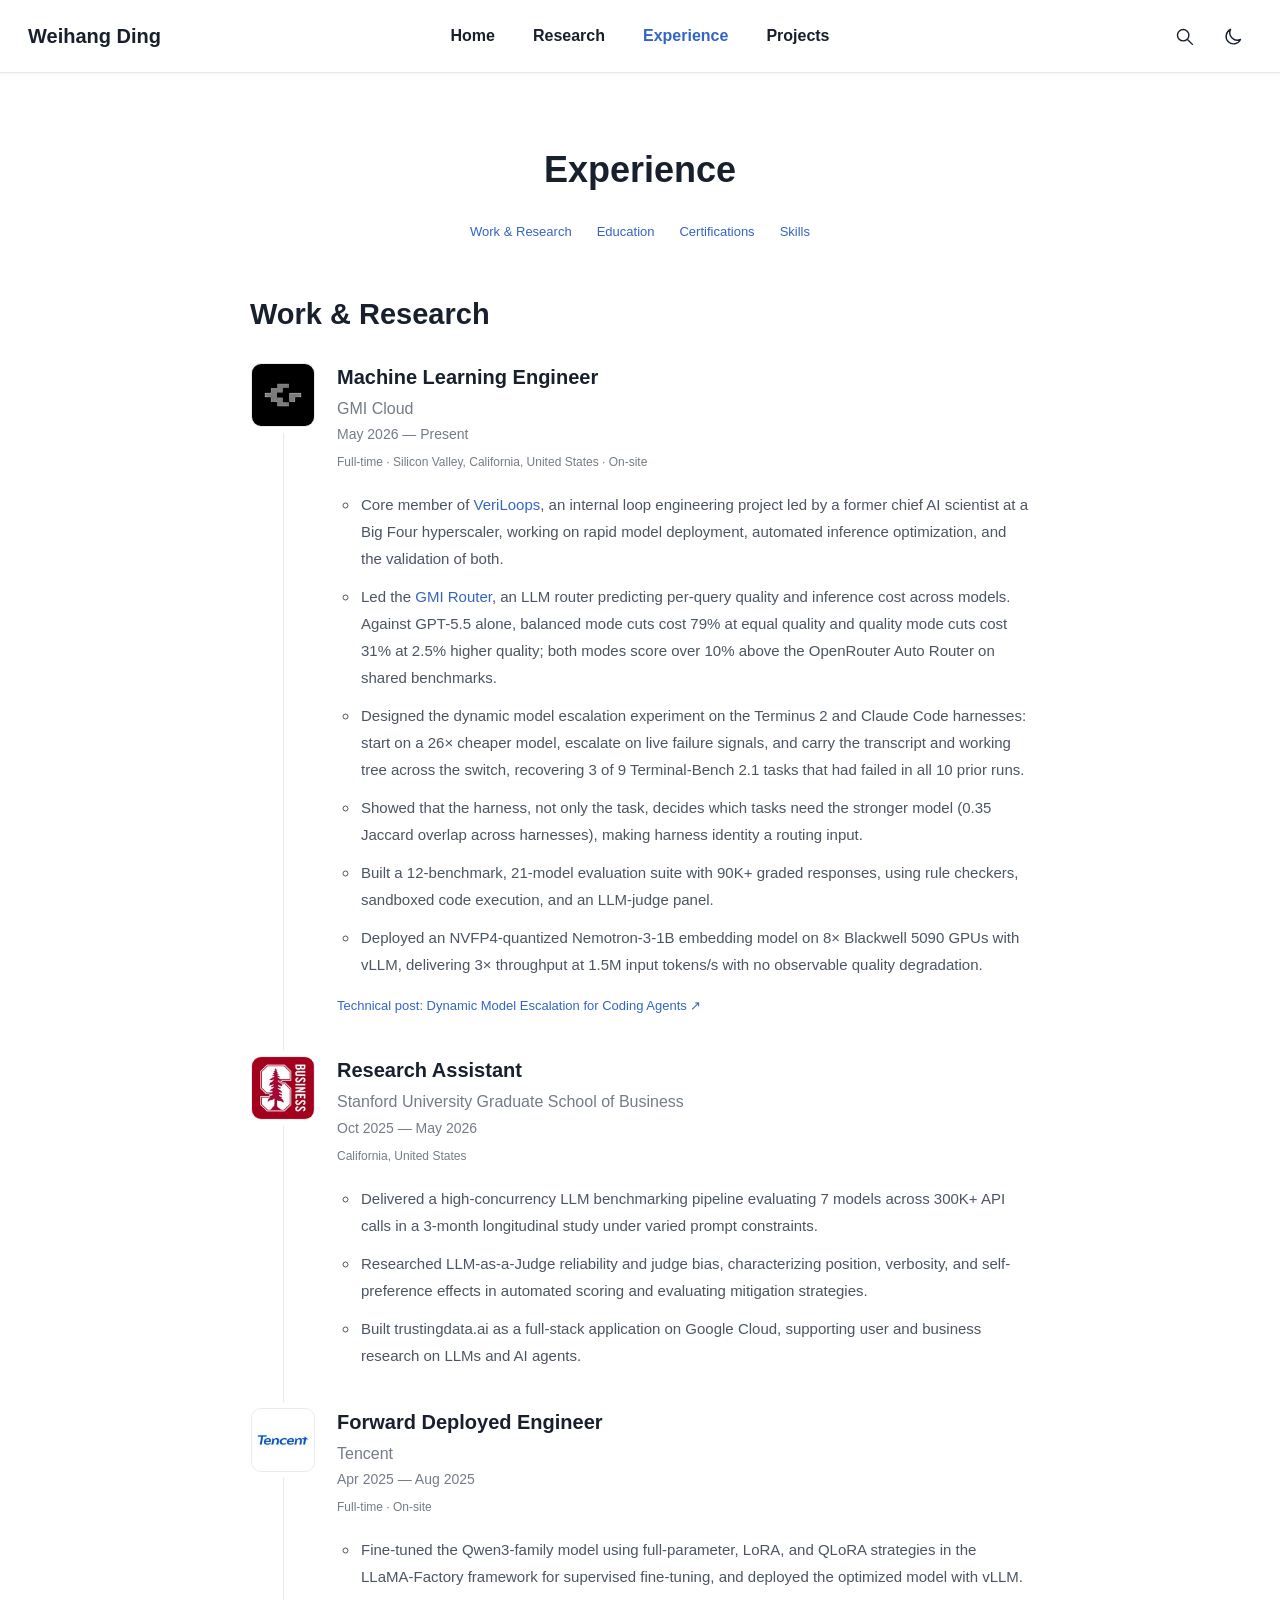
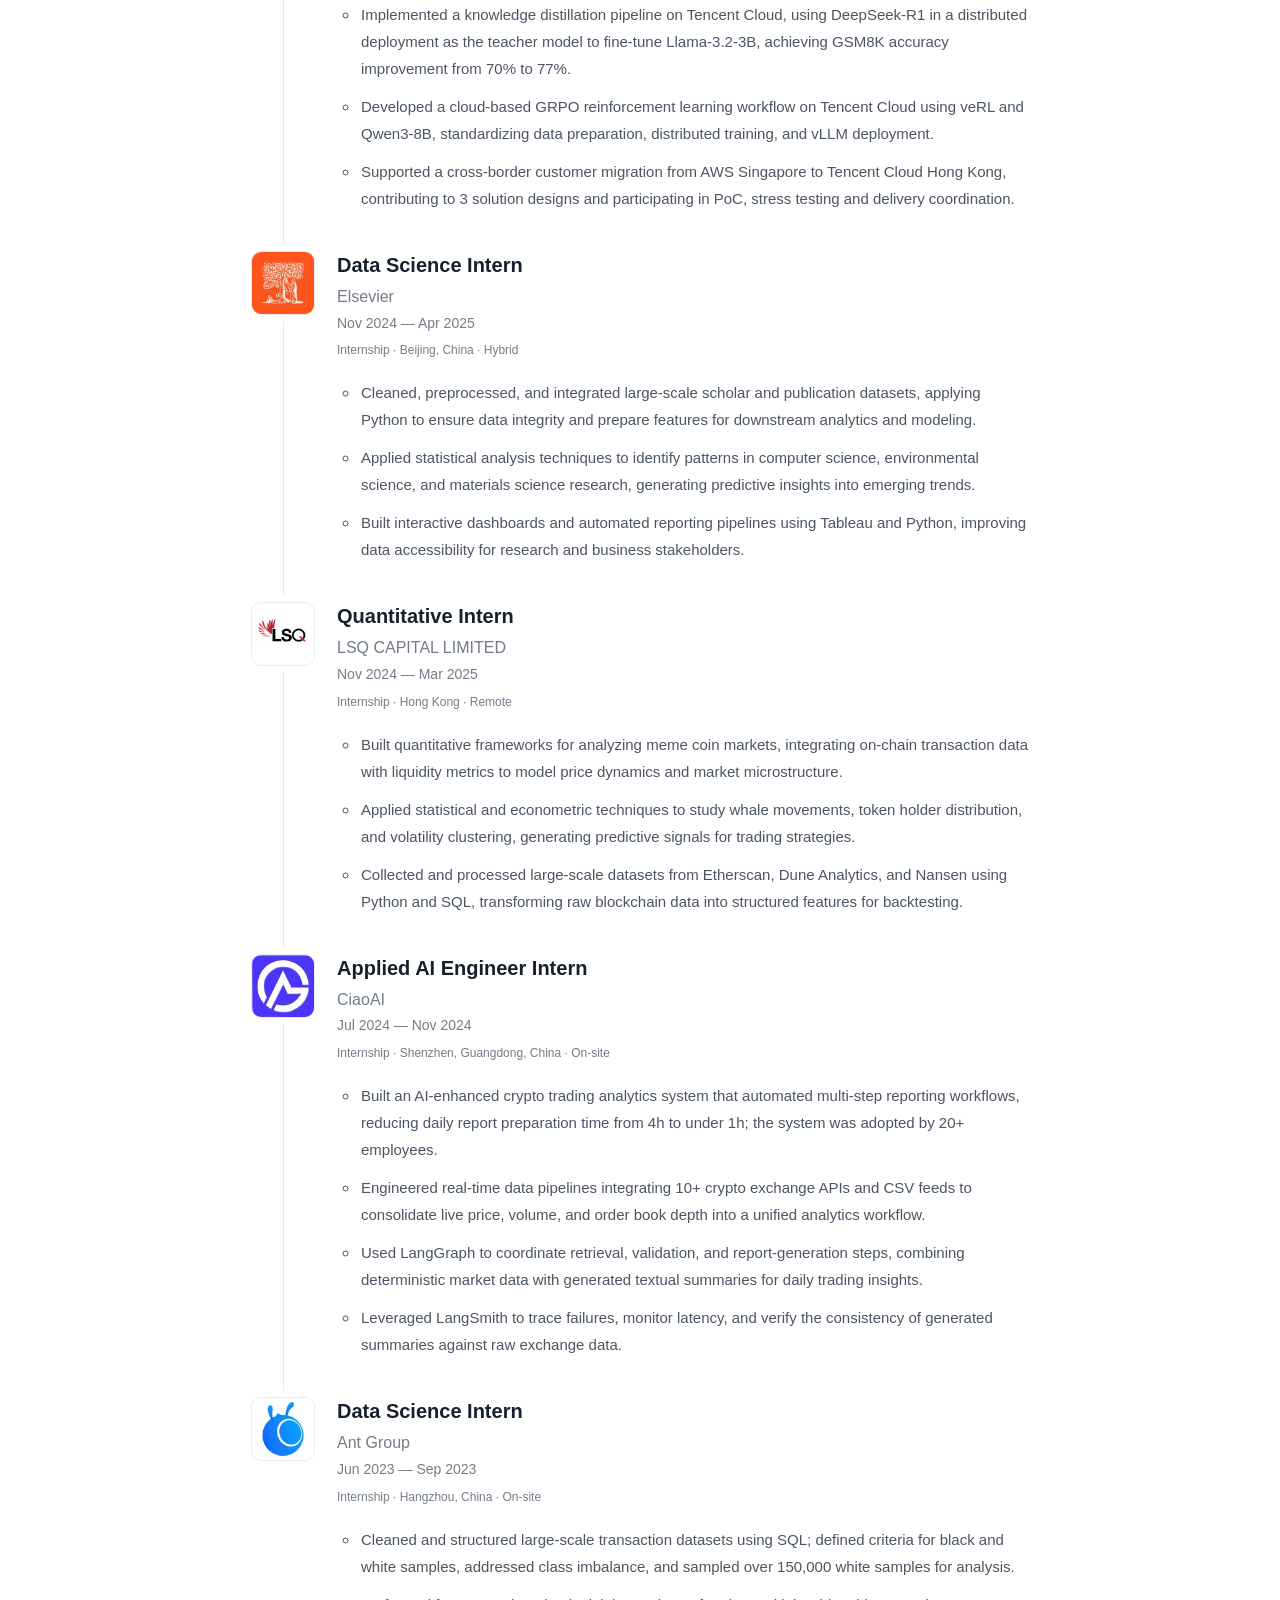
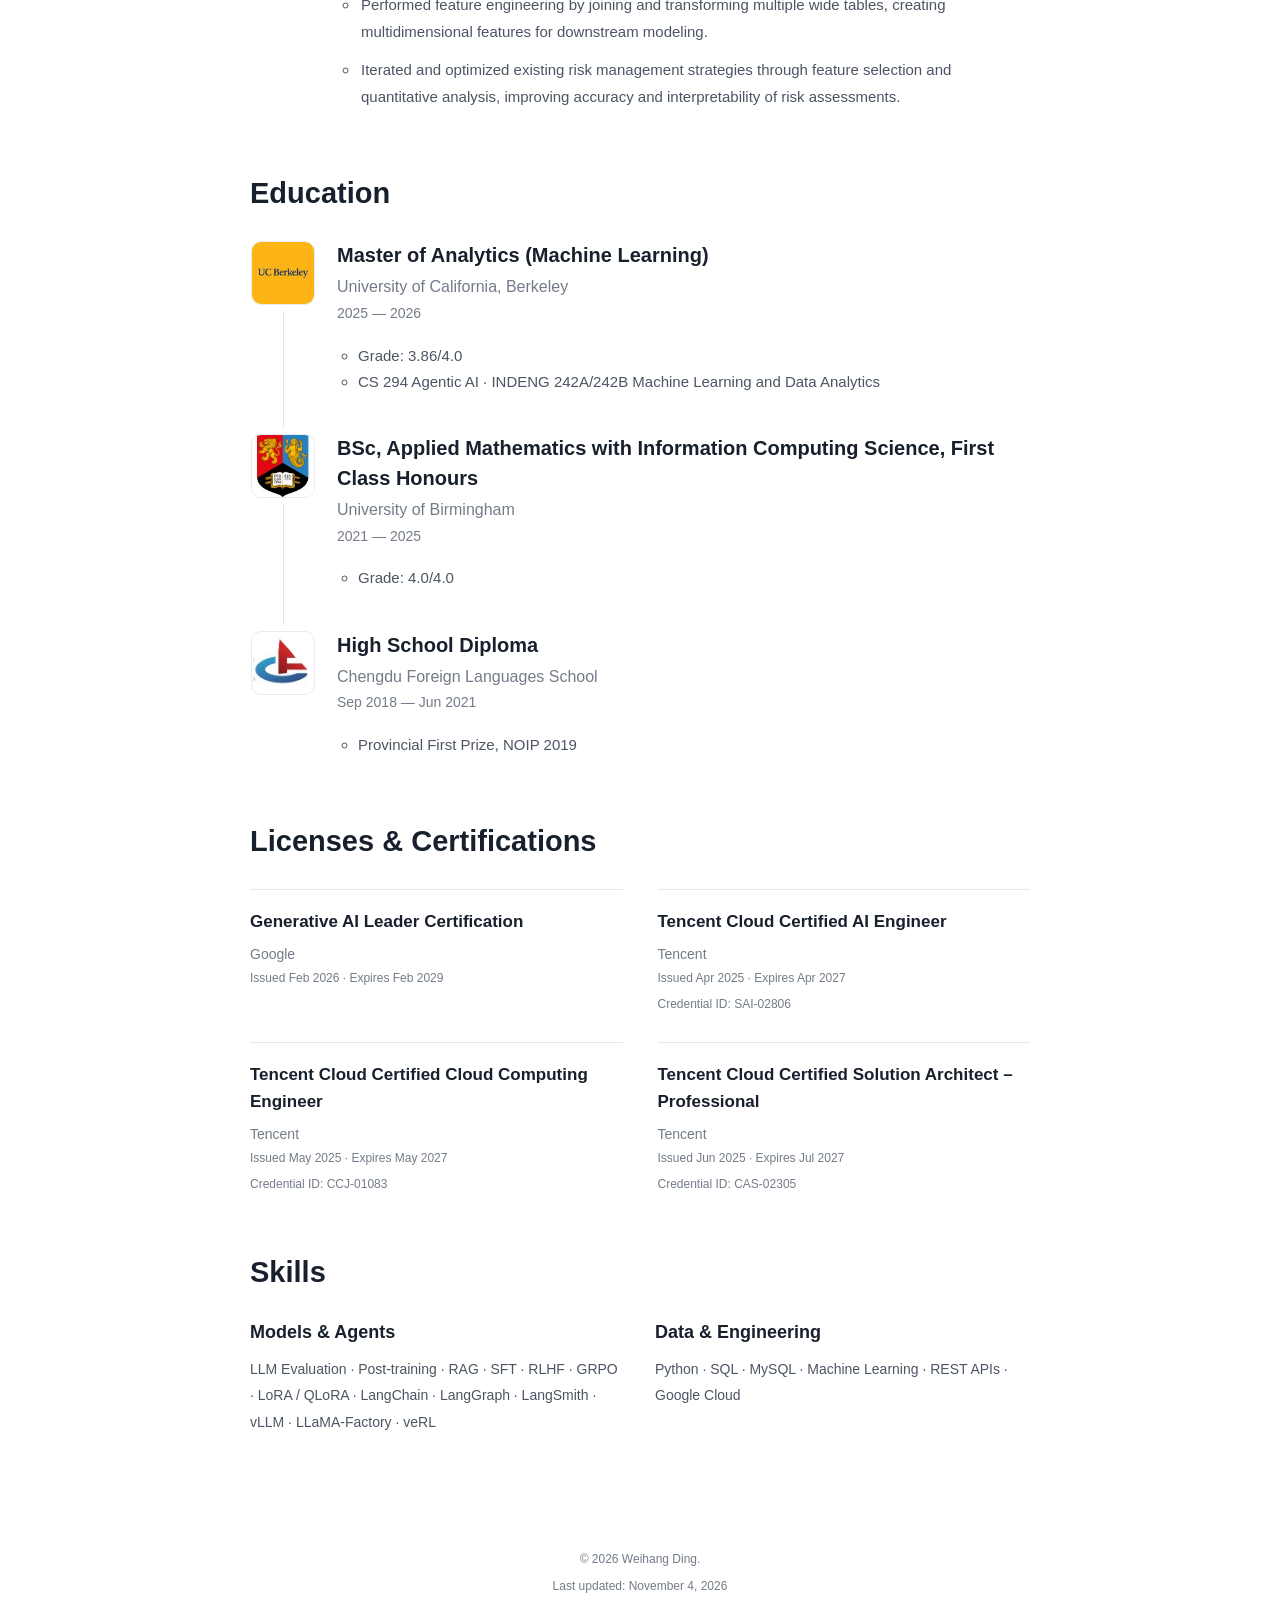
<file: experience-zh.html>
<!doctype html><html lang="en"><head><meta charset="utf-8"><meta name="viewport" content="width=device-width,initial-scale=1"><title>Weihang Ding</title><meta name="robots" content="noindex"><link rel="canonical" href="https://charlesdingd.github.io/experience.html"><script>location.replace("experience.html" + location.search + location.hash);</script><meta http-equiv="refresh" content="0;url=experience.html"></head><body><p><a href="experience.html">Continue to the English website</a></p></body></html>
</file>
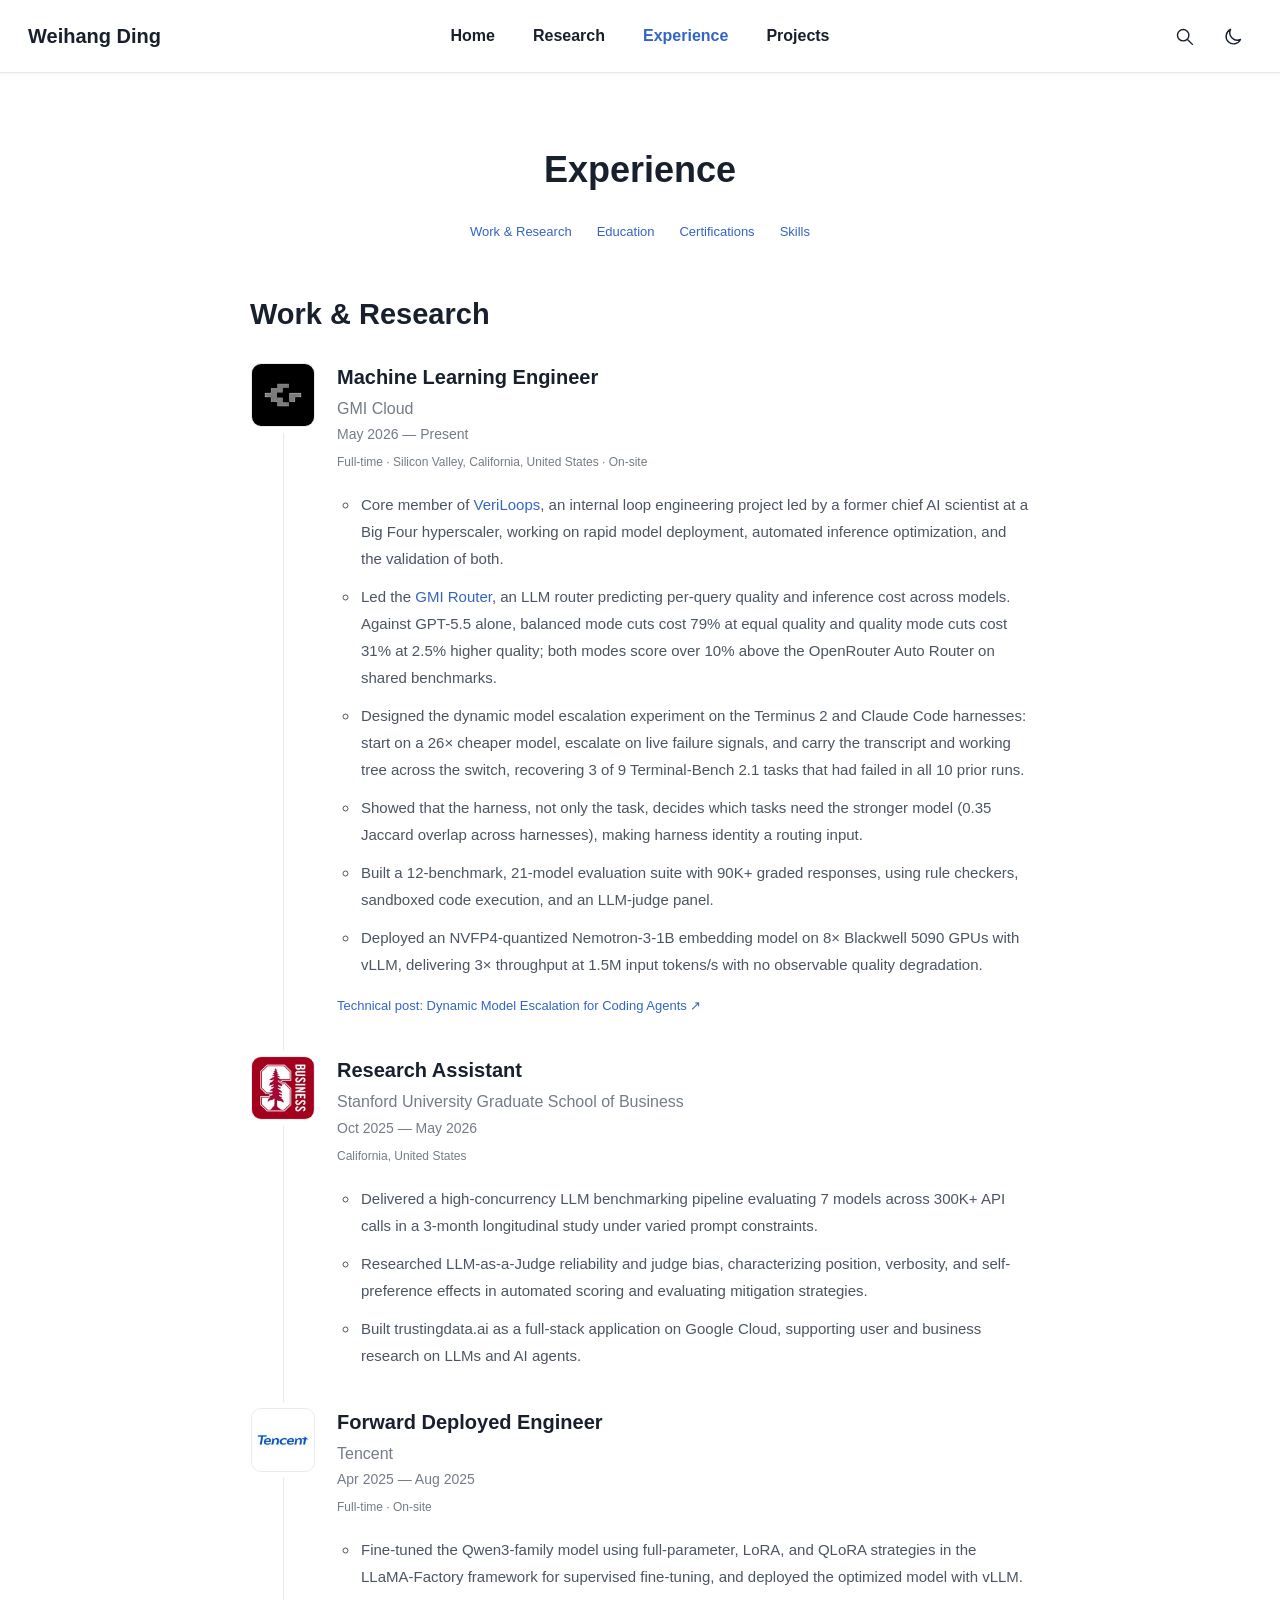
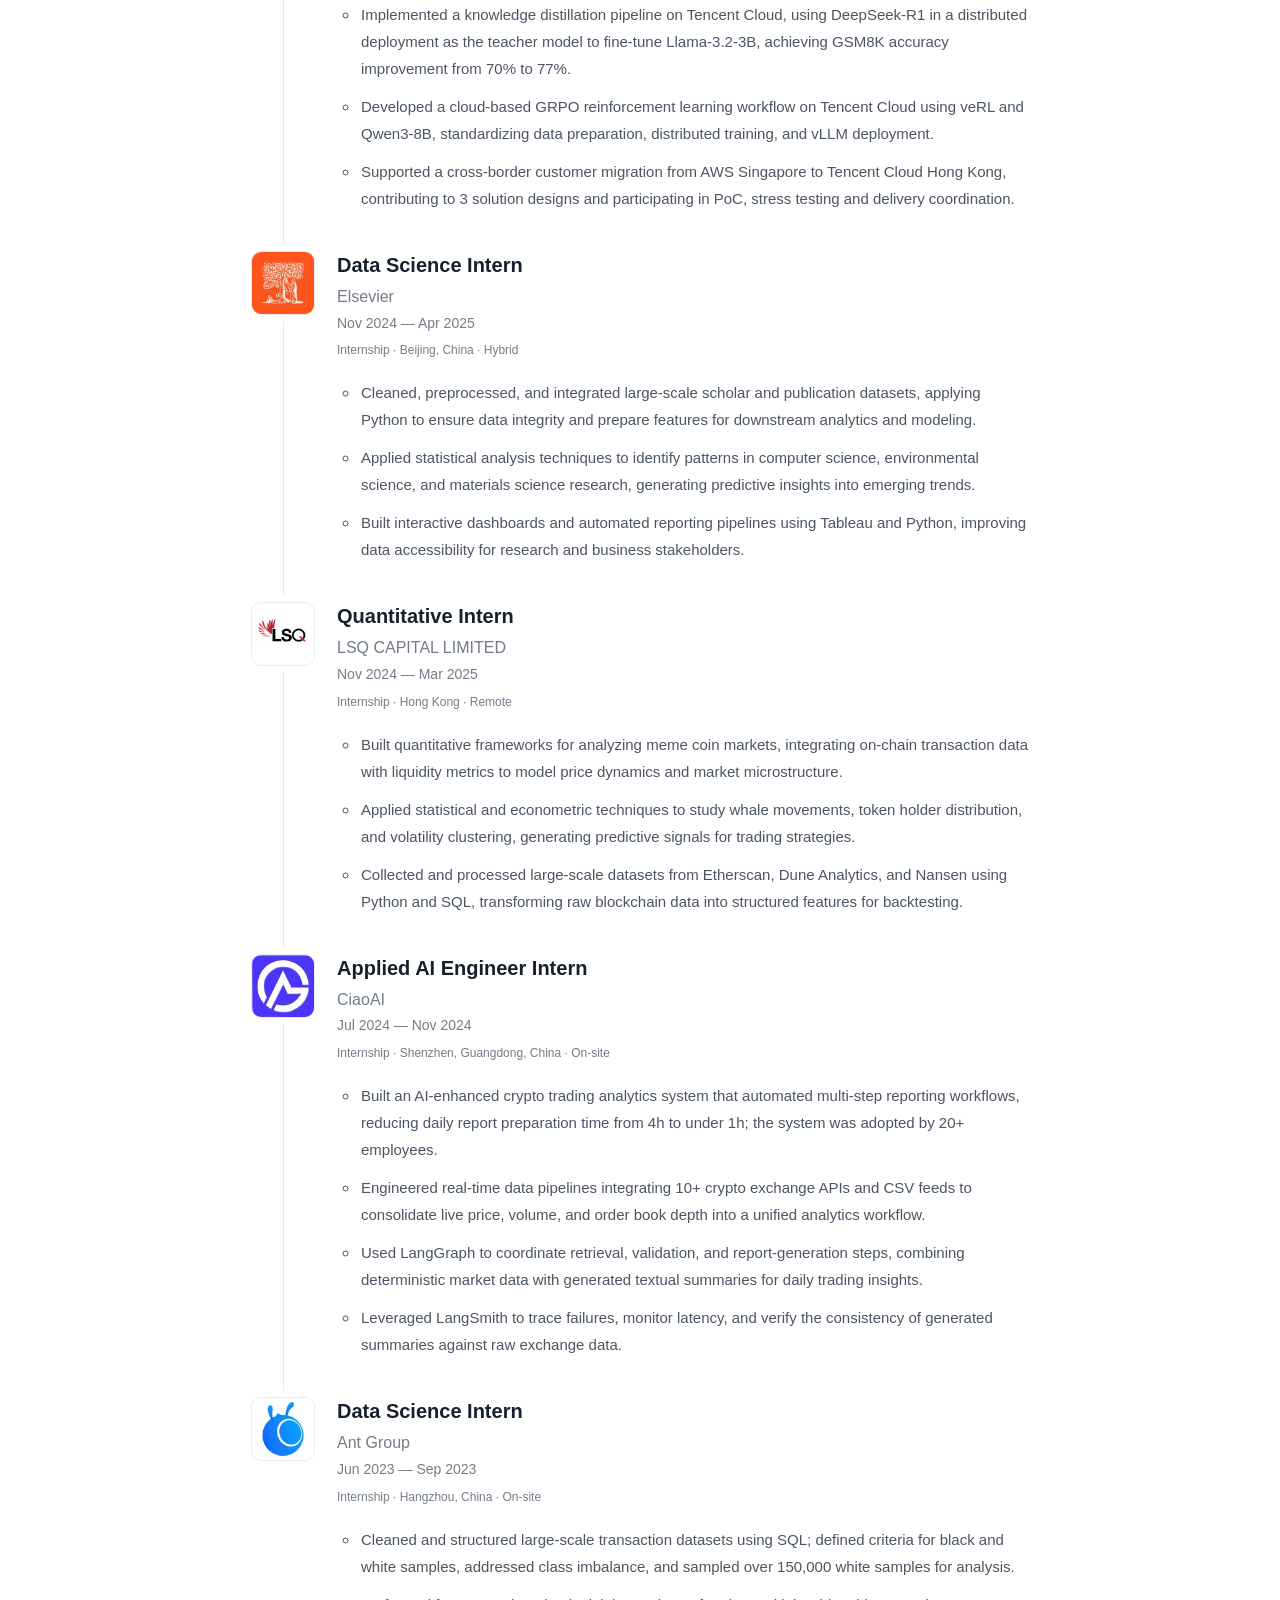
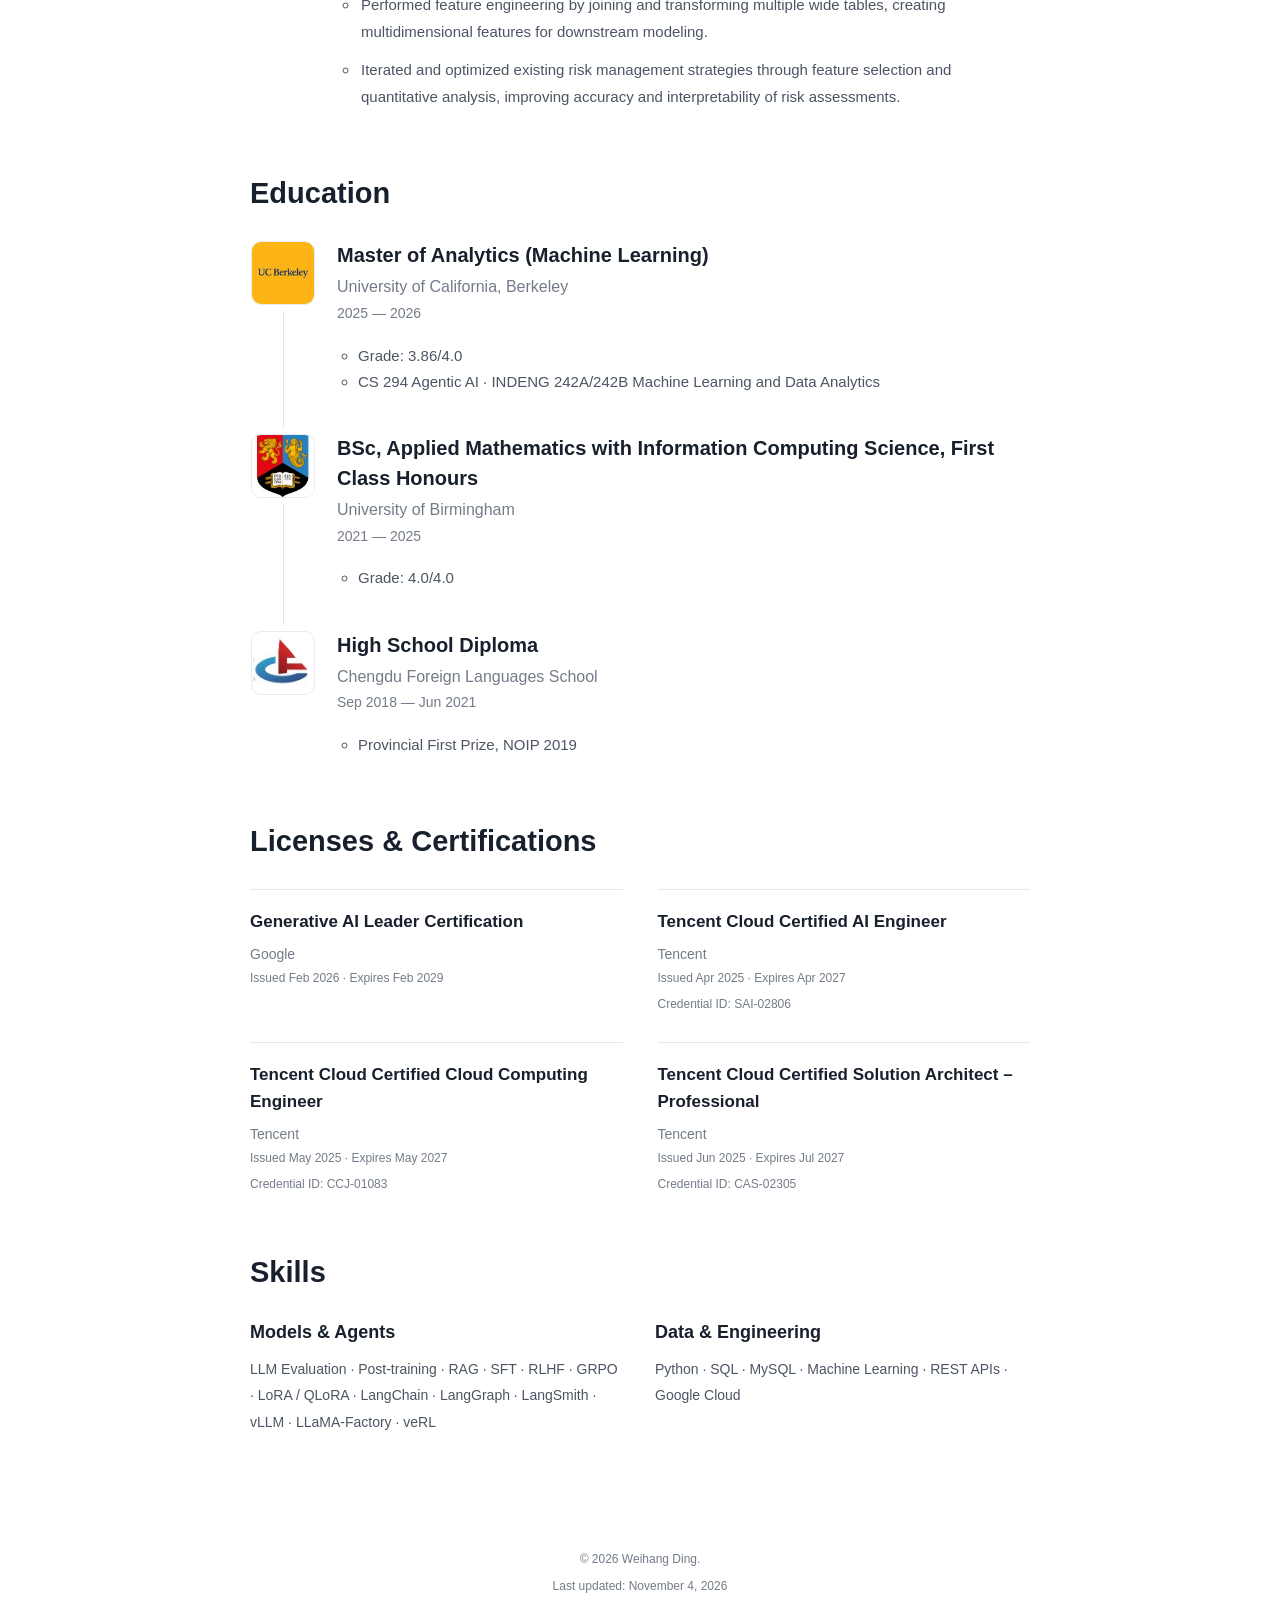
<file: experience.html>
<!doctype html><html lang="en" id="top"><head><meta charset="utf-8"><meta name="viewport" content="width=device-width, initial-scale=1"><title>Experience | Weihang Ding</title><meta name="description" content="Weihang (Charles) Ding — Machine Learning Engineer at GMI Cloud. Agent evaluation, model routing, and post-training."><meta name="theme-color" content="#ffffff"><meta name="site-version" content="academic-en-10-nowriting"><link rel="canonical" href="https://charlesdingd.github.io/experience.html"><link rel="icon" href="favicon.svg?v=2" type="image/svg+xml"><meta property="og:type" content="website"><meta property="og:title" content="Experience | Weihang Ding"><meta property="og:description" content="Weihang (Charles) Ding — Machine Learning Engineer at GMI Cloud. Agent evaluation, model routing, and post-training."><meta property="og:url" content="https://charlesdingd.github.io/experience.html"><meta property="og:image" content="https://charlesdingd.github.io/avatar.png"><meta name="twitter:card" content="summary"><script src="theme.js?v=academic-en-10-nowriting"></script><link rel="stylesheet" href="style.css?v=academic-en-10-nowriting"></head><body><a class="skip" href="#main">Skip to content</a><header class="site-header"><div class="header-inner"><a class="site-name" href="index.html">Weihang Ding</a><nav id="primary-nav" aria-label="Main navigation"><a href="index.html">Home</a><a href="research.html">Research</a><a href="experience.html" aria-current="page">Experience</a><a href="projects.html">Projects</a></nav><div class="header-tools"><button class="search-toggle" type="button" aria-label="Search this website"><svg class="icon " viewBox="0 0 24 24" aria-hidden="true" fill="none" stroke="currentColor" stroke-width="1.6" stroke-linecap="round" stroke-linejoin="round"><circle cx="10.5" cy="10.5" r="6.5"/><path d="m16 16 5 5"/></svg></button><button class="theme-toggle" type="button" aria-label="Switch to dark mode" aria-pressed="false"><svg class="icon moon" viewBox="0 0 24 24" aria-hidden="true" fill="none" stroke="currentColor" stroke-width="1.6" stroke-linecap="round" stroke-linejoin="round"><path d="M20 15.4A8.6 8.6 0 0 1 8.6 4 8.6 8.6 0 1 0 20 15.4Z"/></svg><svg class="icon sun" viewBox="0 0 24 24" aria-hidden="true" fill="none" stroke="currentColor" stroke-width="1.6" stroke-linecap="round" stroke-linejoin="round"><circle cx="12" cy="12" r="4"/><path d="M12 2v2m0 16v2M2 12h2m16 0h2M5 5l1.5 1.5m11 11L19 19M5 19l1.5-1.5m11-11L19 5"/></svg></button><button class="menu-toggle" type="button" aria-label="Open navigation" aria-controls="primary-nav" aria-expanded="false"><svg class="icon " viewBox="0 0 24 24" aria-hidden="true" fill="none" stroke="currentColor" stroke-width="1.6" stroke-linecap="round" stroke-linejoin="round"><path d="M4 6h16M4 12h16M4 18h16"/></svg></button></div></div></header><main id="main" class="detail-main"><h1 class="page-title">Experience</h1><nav class="section-nav" aria-label="On this page"><a href="#positions">Work &amp; Research</a><a href="#education">Education</a><a href="#certifications">Certifications</a><a href="#skills">Skills</a></nav><section class="detail-section" id="positions"><h2>Work &amp; Research</h2><ol class="experience-timeline"><li class="experience-item" id="role-0"><a class="organization-logo logo-gmi timeline-logo" href="https://www.linkedin.com/company/gmi-cloud-ai/" target="_blank" rel="noopener noreferrer" aria-label="GMI Cloud"><img src="logo-gmi.jpg" alt="GMI Cloud logo" width="100" height="100" loading="lazy" decoding="async"></a><h3>Machine Learning Engineer</h3><p class="organization">GMI Cloud</p><p class="dates">May 2026 — Present</p><p class="role-meta">Full-time · Silicon Valley, California, United States · On-site</p><ul class="achievement-list"><li>Core member of <a href="projects.html#veriloops">VeriLoops</a>, an internal loop engineering project led by a former chief AI scientist at a Big Four hyperscaler, working on rapid model deployment, automated inference optimization, and the validation of both.</li><li>Led the <a href="https://www.gmicloud.ai/en/models/gmi-router" target="_blank" rel="noopener noreferrer">GMI Router</a>, an LLM router predicting per-query quality and inference cost across models. Against GPT-5.5 alone, balanced mode cuts cost 79% at equal quality and quality mode cuts cost 31% at 2.5% higher quality; both modes score over 10% above the OpenRouter Auto Router on shared benchmarks.</li><li>Designed the dynamic model escalation experiment on the Terminus 2 and Claude Code harnesses: start on a 26× cheaper model, escalate on live failure signals, and carry the transcript and working tree across the switch, recovering 3 of 9 Terminal-Bench 2.1 tasks that had failed in all 10 prior runs.</li><li>Showed that the harness, not only the task, decides which tasks need the stronger model (0.35 Jaccard overlap across harnesses), making harness identity a routing input.</li><li>Built a 12-benchmark, 21-model evaluation suite with 90K+ graded responses, using rule checkers, sandboxed code execution, and an LLM-judge panel.</li><li>Deployed an NVFP4-quantized Nemotron-3-1B embedding model on 8× Blackwell 5090 GPUs with vLLM, delivering 3× throughput at 1.5M input tokens/s with no observable quality degradation.</li></ul><p class="work-writing"><a href="https://www.gmicloud.ai/en/blog/dynamic-model-escalation-for-coding-agents-a-gmi-router-experiment-across-two-harnesses" class="" target="_blank" rel="noopener noreferrer">Technical post: Dynamic Model Escalation for Coding Agents ↗</a></p></li><li class="experience-item" id="role-1"><a class="organization-logo logo-stanford timeline-logo" href="https://www.linkedin.com/school/1791/" target="_blank" rel="noopener noreferrer" aria-label="Stanford University Graduate School of Business"><img src="logo-stanford.jpg" alt="Stanford University Graduate School of Business logo" width="100" height="100" loading="lazy" decoding="async"></a><h3>Research Assistant</h3><p class="organization">Stanford University Graduate School of Business</p><p class="dates">Oct 2025 — May 2026</p><p class="role-meta">California, United States</p><ul class="achievement-list"><li>Delivered a high-concurrency LLM benchmarking pipeline evaluating 7 models across 300K+ API calls in a 3-month longitudinal study under varied prompt constraints.</li><li>Researched LLM-as-a-Judge reliability and judge bias, characterizing position, verbosity, and self-preference effects in automated scoring and evaluating mitigation strategies.</li><li>Built trustingdata.ai as a full-stack application on Google Cloud, supporting user and business research on LLMs and AI agents.</li></ul></li><li class="experience-item" id="role-2"><a class="organization-logo logo-tencent timeline-logo" href="https://www.linkedin.com/company/166328/" target="_blank" rel="noopener noreferrer" aria-label="Tencent"><img src="logo-tencent.jpg" alt="Tencent logo" width="100" height="100" loading="lazy" decoding="async"></a><h3>Forward Deployed Engineer</h3><p class="organization">Tencent</p><p class="dates">Apr 2025 — Aug 2025</p><p class="role-meta">Full-time · On-site</p><ul class="achievement-list"><li>Fine-tuned the Qwen3-family model using full-parameter, LoRA, and QLoRA strategies in the LLaMA-Factory framework for supervised fine-tuning, and deployed the optimized model with vLLM.</li><li>Implemented a knowledge distillation pipeline on Tencent Cloud, using DeepSeek-R1 in a distributed deployment as the teacher model to fine-tune Llama-3.2-3B, achieving GSM8K accuracy improvement from 70% to 77%.</li><li>Developed a cloud-based GRPO reinforcement learning workflow on Tencent Cloud using veRL and Qwen3-8B, standardizing data preparation, distributed training, and vLLM deployment.</li><li>Supported a cross-border customer migration from AWS Singapore to Tencent Cloud Hong Kong, contributing to 3 solution designs and participating in PoC, stress testing and delivery coordination.</li></ul></li><li class="experience-item" id="role-3"><a class="organization-logo logo-elsevier timeline-logo" href="https://www.linkedin.com/company/3027/" target="_blank" rel="noopener noreferrer" aria-label="Elsevier"><img src="logo-elsevier.jpg" alt="Elsevier logo" width="100" height="100" loading="lazy" decoding="async"></a><h3>Data Science Intern</h3><p class="organization">Elsevier</p><p class="dates">Nov 2024 — Apr 2025</p><p class="role-meta">Internship · Beijing, China · Hybrid</p><ul class="achievement-list"><li>Cleaned, preprocessed, and integrated large-scale scholar and publication datasets, applying Python to ensure data integrity and prepare features for downstream analytics and modeling.</li><li>Applied statistical analysis techniques to identify patterns in computer science, environmental science, and materials science research, generating predictive insights into emerging trends.</li><li>Built interactive dashboards and automated reporting pipelines using Tableau and Python, improving data accessibility for research and business stakeholders.</li></ul></li><li class="experience-item" id="role-4"><a class="organization-logo logo-lsq timeline-logo" href="https://www.linkedin.com/company/13349704/" target="_blank" rel="noopener noreferrer" aria-label="LSQ CAPITAL LIMITED"><img src="logo-lsq.jpg" alt="LSQ CAPITAL LIMITED logo" width="100" height="100" loading="lazy" decoding="async"></a><h3>Quantitative Intern</h3><p class="organization">LSQ CAPITAL LIMITED</p><p class="dates">Nov 2024 — Mar 2025</p><p class="role-meta">Internship · Hong Kong · Remote</p><ul class="achievement-list"><li>Built quantitative frameworks for analyzing meme coin markets, integrating on-chain transaction data with liquidity metrics to model price dynamics and market microstructure.</li><li>Applied statistical and econometric techniques to study whale movements, token holder distribution, and volatility clustering, generating predictive signals for trading strategies.</li><li>Collected and processed large-scale datasets from Etherscan, Dune Analytics, and Nansen using Python and SQL, transforming raw blockchain data into structured features for backtesting.</li></ul></li><li class="experience-item" id="role-5"><a class="organization-logo logo-ciaoai timeline-logo" href="https://www.linkedin.com/company/104417520/" target="_blank" rel="noopener noreferrer" aria-label="CiaoAI"><img src="logo-ciaoai.jpg" alt="CiaoAI logo" width="100" height="100" loading="lazy" decoding="async"></a><h3>Applied AI Engineer Intern</h3><p class="organization">CiaoAI</p><p class="dates">Jul 2024 — Nov 2024</p><p class="role-meta">Internship · Shenzhen, Guangdong, China · On-site</p><ul class="achievement-list"><li>Built an AI-enhanced crypto trading analytics system that automated multi-step reporting workflows, reducing daily report preparation time from 4h to under 1h; the system was adopted by 20+ employees.</li><li>Engineered real-time data pipelines integrating 10+ crypto exchange APIs and CSV feeds to consolidate live price, volume, and order book depth into a unified analytics workflow.</li><li>Used LangGraph to coordinate retrieval, validation, and report-generation steps, combining deterministic market data with generated textual summaries for daily trading insights.</li><li>Leveraged LangSmith to trace failures, monitor latency, and verify the consistency of generated summaries against raw exchange data.</li></ul></li><li class="experience-item" id="role-6"><a class="organization-logo logo-ant timeline-logo" href="https://www.linkedin.com/company/15245628/" target="_blank" rel="noopener noreferrer" aria-label="Ant Group"><img src="logo-ant.jpg" alt="Ant Group logo" width="100" height="100" loading="lazy" decoding="async"></a><h3>Data Science Intern</h3><p class="organization">Ant Group</p><p class="dates">Jun 2023 — Sep 2023</p><p class="role-meta">Internship · Hangzhou, China · On-site</p><ul class="achievement-list"><li>Cleaned and structured large-scale transaction datasets using SQL; defined criteria for black and white samples, addressed class imbalance, and sampled over 150,000 white samples for analysis.</li><li>Performed feature engineering by joining and transforming multiple wide tables, creating multidimensional features for downstream modeling.</li><li>Iterated and optimized existing risk management strategies through feature selection and quantitative analysis, improving accuracy and interpretability of risk assessments.</li></ul></li></ol></section><section class="detail-section" id="education"><h2>Education</h2><ol class="experience-timeline"><li class="education-item"><a class="organization-logo logo-berkeley timeline-logo" href="https://www.linkedin.com/school/2517/" target="_blank" rel="noopener noreferrer" aria-label="University of California, Berkeley"><img src="logo-berkeley.jpg" alt="University of California, Berkeley logo" width="100" height="100" loading="lazy" decoding="async"></a><h3>Master of Analytics (Machine Learning)</h3><p class="organization">University of California, Berkeley</p><p class="dates">2025 — 2026</p><ul class="education-details"><li>Grade: 3.86/4.0</li><li>CS 294 Agentic AI · INDENG 242A/242B Machine Learning and Data Analytics</li></ul></li><li class="education-item"><a class="organization-logo logo-birmingham timeline-logo" href="https://www.linkedin.com/school/166627/" target="_blank" rel="noopener noreferrer" aria-label="University of Birmingham"><img src="logo-birmingham.jpg" alt="University of Birmingham logo" width="100" height="100" loading="lazy" decoding="async"></a><h3>BSc, Applied Mathematics with Information Computing Science, First Class Honours</h3><p class="organization">University of Birmingham</p><p class="dates">2021 — 2025</p><ul class="education-details"><li>Grade: 4.0/4.0</li></ul></li><li class="education-item"><a class="organization-logo logo-cfls timeline-logo" href="https://www.linkedin.com/school/96918298/" target="_blank" rel="noopener noreferrer" aria-label="Chengdu Foreign Languages School"><img src="logo-cfls.jpg" alt="Chengdu Foreign Languages School logo" width="100" height="100" loading="lazy" decoding="async"></a><h3>High School Diploma</h3><p class="organization">Chengdu Foreign Languages School</p><p class="dates">Sep 2018 — Jun 2021</p><ul class="education-details"><li>Provincial First Prize, NOIP 2019</li></ul></li></ol></section><section class="detail-section" id="certifications"><h2>Licenses &amp; Certifications</h2><div class="certifications"><article class="certification"><h3>Generative AI Leader Certification</h3><p class="organization">Google</p><p class="dates">Issued Feb 2026 · Expires Feb 2029</p></article><article class="certification"><h3>Tencent Cloud Certified AI Engineer</h3><p class="organization">Tencent</p><p class="dates">Issued Apr 2025 · Expires Apr 2027</p><p class="credential-id">Credential ID: SAI-02806</p></article><article class="certification"><h3>Tencent Cloud Certified Cloud Computing Engineer</h3><p class="organization">Tencent</p><p class="dates">Issued May 2025 · Expires May 2027</p><p class="credential-id">Credential ID: CCJ-01083</p></article><article class="certification"><h3>Tencent Cloud Certified Solution Architect – Professional</h3><p class="organization">Tencent</p><p class="dates">Issued Jun 2025 · Expires Jul 2027</p><p class="credential-id">Credential ID: CAS-02305</p></article></div></section><section class="detail-section" id="skills"><h2>Skills</h2><div class="skills-grid"><div><h3>Models &amp; Agents</h3><p>LLM Evaluation · Post-training · RAG · SFT · RLHF · GRPO · LoRA / QLoRA · LangChain · LangGraph · LangSmith · vLLM · LLaMA-Factory · veRL</p></div><div><h3>Data &amp; Engineering</h3><p>Python · SQL · MySQL · Machine Learning · REST APIs · Google Cloud</p></div></div></section></main><footer class="site-footer"><p>© 2026 Weihang Ding.</p><p>Last updated: November 4, 2026</p></footer><dialog id="site-search" aria-labelledby="search-title"><div class="search-top"><h2 id="search-title">Search</h2><button class="search-close" type="button" aria-label="Close search"><svg class="icon " viewBox="0 0 24 24" aria-hidden="true" fill="none" stroke="currentColor" stroke-width="1.6" stroke-linecap="round" stroke-linejoin="round"><path d="m6 6 12 12M6 18 18 6"/></svg></button></div><label class="visually-hidden" for="search-input">Search this website</label><input id="search-input" type="search" autocomplete="off" placeholder="Search publications, experience, projects…"><div id="search-results" aria-live="polite"></div></dialog><script src="search-data.js?v=academic-en-10-nowriting"></script><script src="main.js?v=academic-en-10-nowriting"></script></body></html>
</file>
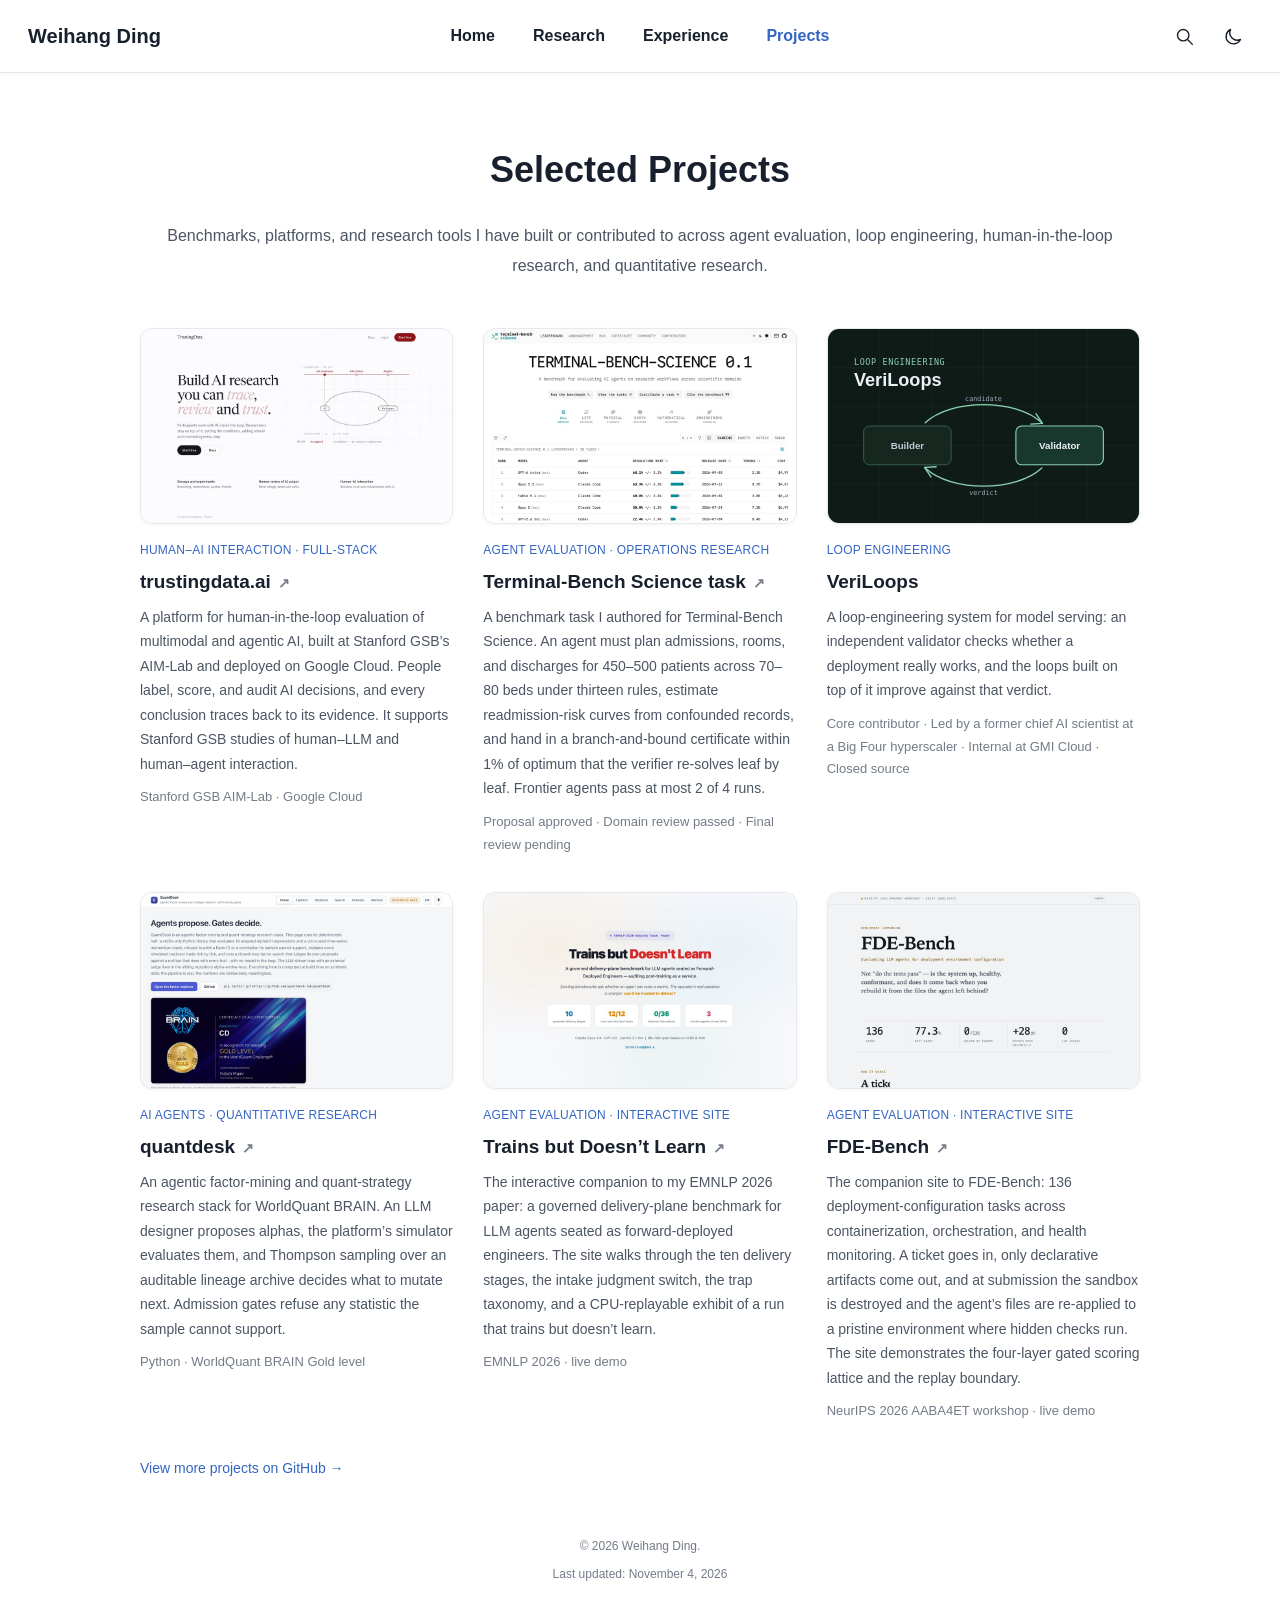
<file: projects.html>
<!doctype html><html lang="en" id="top"><head><meta charset="utf-8"><meta name="viewport" content="width=device-width, initial-scale=1"><title>Projects | Weihang Ding</title><meta name="description" content="Weihang (Charles) Ding — Machine Learning Engineer at GMI Cloud. Agent evaluation, model routing, and post-training."><meta name="theme-color" content="#ffffff"><meta name="site-version" content="academic-en-10-nowriting"><link rel="canonical" href="https://charlesdingd.github.io/projects.html"><link rel="icon" href="favicon.svg?v=2" type="image/svg+xml"><meta property="og:type" content="website"><meta property="og:title" content="Projects | Weihang Ding"><meta property="og:description" content="Weihang (Charles) Ding — Machine Learning Engineer at GMI Cloud. Agent evaluation, model routing, and post-training."><meta property="og:url" content="https://charlesdingd.github.io/projects.html"><meta property="og:image" content="https://charlesdingd.github.io/avatar.png"><meta name="twitter:card" content="summary"><script src="theme.js?v=academic-en-10-nowriting"></script><link rel="stylesheet" href="style.css?v=academic-en-10-nowriting"></head><body><a class="skip" href="#main">Skip to content</a><header class="site-header"><div class="header-inner"><a class="site-name" href="index.html">Weihang Ding</a><nav id="primary-nav" aria-label="Main navigation"><a href="index.html">Home</a><a href="research.html">Research</a><a href="experience.html">Experience</a><a href="projects.html" aria-current="page">Projects</a></nav><div class="header-tools"><button class="search-toggle" type="button" aria-label="Search this website"><svg class="icon " viewBox="0 0 24 24" aria-hidden="true" fill="none" stroke="currentColor" stroke-width="1.6" stroke-linecap="round" stroke-linejoin="round"><circle cx="10.5" cy="10.5" r="6.5"/><path d="m16 16 5 5"/></svg></button><button class="theme-toggle" type="button" aria-label="Switch to dark mode" aria-pressed="false"><svg class="icon moon" viewBox="0 0 24 24" aria-hidden="true" fill="none" stroke="currentColor" stroke-width="1.6" stroke-linecap="round" stroke-linejoin="round"><path d="M20 15.4A8.6 8.6 0 0 1 8.6 4 8.6 8.6 0 1 0 20 15.4Z"/></svg><svg class="icon sun" viewBox="0 0 24 24" aria-hidden="true" fill="none" stroke="currentColor" stroke-width="1.6" stroke-linecap="round" stroke-linejoin="round"><circle cx="12" cy="12" r="4"/><path d="M12 2v2m0 16v2M2 12h2m16 0h2M5 5l1.5 1.5m11 11L19 19M5 19l1.5-1.5m11-11L19 5"/></svg></button><button class="menu-toggle" type="button" aria-label="Open navigation" aria-controls="primary-nav" aria-expanded="false"><svg class="icon " viewBox="0 0 24 24" aria-hidden="true" fill="none" stroke="currentColor" stroke-width="1.6" stroke-linecap="round" stroke-linejoin="round"><path d="M4 6h16M4 12h16M4 18h16"/></svg></button></div></div></header><main id="main" class="detail-main projects-main"><h1 class="page-title">Selected Projects</h1><p class="page-description">Benchmarks, platforms, and research tools I have built or contributed to across agent evaluation, loop engineering, human-in-the-loop research, and quantitative research.</p><div class="project-grid"><article class="project-card" id="trustingdata"><a class="project-cover" href="https://trustingdata.ai" target="_blank" rel="noopener noreferrer" aria-label="Open trustingdata.ai"><img src="project-trustingdata.jpg?v=3" alt="trustingdata.ai landing page: Build AI research you can trace, review and trust, with a Start free button" width="960" height="600" loading="lazy" decoding="async"></a><div class="project-category">Human–AI Interaction · Full-stack</div><h2><a href="https://trustingdata.ai" target="_blank" rel="noopener noreferrer">trustingdata.ai <span class="ext" aria-hidden="true">↗</span></a></h2><p>A platform for human-in-the-loop evaluation of multimodal and agentic AI, built at Stanford GSB’s AIM-Lab and deployed on Google Cloud. People label, score, and audit AI decisions, and every conclusion traces back to its evidence. It supports Stanford GSB studies of human–LLM and human–agent interaction.</p><p class="project-note">Stanford GSB AIM-Lab · Google Cloud</p></article><article class="project-card" id="terminal-bench-science"><a class="project-cover" href="https://github.com/harbor-framework/terminal-bench-science/pull/2254" target="_blank" rel="noopener noreferrer" aria-label="Open the Terminal-Bench Science pull request"><img src="project-tbs.jpg?v=2" alt="Terminal-Bench Science pull request #2254: ward discharge planning task" width="960" height="600" loading="lazy" decoding="async"></a><div class="project-category">Agent Evaluation · Operations Research</div><h2><a href="https://github.com/harbor-framework/terminal-bench-science/pull/2254" target="_blank" rel="noopener noreferrer">Terminal-Bench Science task <span class="ext" aria-hidden="true">↗</span></a></h2><p>A benchmark task I authored for Terminal-Bench Science. An agent must plan admissions, rooms, and discharges for 450–500 patients across 70–80 beds under thirteen rules, estimate readmission-risk curves from confounded records, and hand in a branch-and-bound certificate within 1% of optimum that the verifier re-solves leaf by leaf. Frontier agents pass at most 2 of 4 runs.</p><p class="project-note">Proposal approved · Domain review passed · Final review pending</p></article><article class="project-card" id="veriloops"><div class="project-cover"><img src="project-veriloops.svg" alt="VeriLoops: a builder and an independent validator joined in a loop" width="960" height="600" loading="lazy" decoding="async"></div><div class="project-category">Loop Engineering</div><h2>VeriLoops</h2><p>A loop-engineering system for model serving: an independent validator checks whether a deployment really works, and the loops built on top of it improve against that verdict.</p><p class="project-note">Core contributor · Led by a former chief AI scientist at a Big Four hyperscaler · Internal at GMI Cloud · Closed source</p></article><article class="project-card" id="quantdesk"><a class="project-cover" href="https://quantdesk-lab.github.io/" target="_blank" rel="noopener noreferrer" aria-label="Open QuantDesk"><img src="project-quantdesk.jpg?v=2" alt="QuantDesk site: agents propose, gates decide" width="960" height="600" loading="lazy" decoding="async"></a><div class="project-category">AI Agents · Quantitative Research</div><h2><a href="https://quantdesk-lab.github.io/" target="_blank" rel="noopener noreferrer">quantdesk <span class="ext" aria-hidden="true">↗</span></a></h2><p>An agentic factor-mining and quant-strategy research stack for WorldQuant BRAIN. An LLM designer proposes alphas, the platform’s simulator evaluates them, and Thompson sampling over an auditable lineage archive decides what to mutate next. Admission gates refuse any statistic the sample cannot support.</p><p class="project-note">Python · WorldQuant BRAIN Gold level</p></article><article class="project-card" id="tbdl"><a class="project-cover" href="tbdl/" target="_blank" rel="noopener noreferrer" aria-label="Open the Trains but Doesn’t Learn benchmark site"><img src="project-tbdl.jpg?v=3" alt="Trains but Doesn’t Learn interactive benchmark site" width="960" height="600" loading="lazy" decoding="async"></a><div class="project-category">Agent Evaluation · Interactive Site</div><h2><a href="tbdl/" target="_blank" rel="noopener noreferrer">Trains but Doesn’t Learn <span class="ext" aria-hidden="true">↗</span></a></h2><p>The interactive companion to my EMNLP 2026 paper: a governed delivery-plane benchmark for LLM agents seated as forward-deployed engineers. The site walks through the ten delivery stages, the intake judgment switch, the trap taxonomy, and a CPU-replayable exhibit of a run that trains but doesn’t learn.</p><p class="project-note">EMNLP 2026 · live demo</p></article><article class="project-card" id="fde-bench"><a class="project-cover" href="fde-bench/" target="_blank" rel="noopener noreferrer" aria-label="Open the FDE-Bench companion site"><img src="project-fde.jpg?v=3" alt="FDE-Bench companion site: evaluating LLM agents for deployment environment configuration" width="960" height="600" loading="lazy" decoding="async"></a><div class="project-category">Agent Evaluation · Interactive Site</div><h2><a href="fde-bench/" target="_blank" rel="noopener noreferrer">FDE-Bench <span class="ext" aria-hidden="true">↗</span></a></h2><p>The companion site to FDE-Bench: 136 deployment-configuration tasks across containerization, orchestration, and health monitoring. A ticket goes in, only declarative artifacts come out, and at submission the sandbox is destroyed and the agent’s files are re-applied to a pristine environment where hidden checks run. The site demonstrates the four-layer gated scoring lattice and the replay boundary.</p><p class="project-note">NeurIPS 2026 AABA4ET workshop · live demo</p></article></div><p class="section-followup"><a href="https://github.com/Charlesdingd" class="" target="_blank" rel="noopener noreferrer">View more projects on GitHub →</a></p></main><footer class="site-footer"><p>© 2026 Weihang Ding.</p><p>Last updated: November 4, 2026</p></footer><dialog id="site-search" aria-labelledby="search-title"><div class="search-top"><h2 id="search-title">Search</h2><button class="search-close" type="button" aria-label="Close search"><svg class="icon " viewBox="0 0 24 24" aria-hidden="true" fill="none" stroke="currentColor" stroke-width="1.6" stroke-linecap="round" stroke-linejoin="round"><path d="m6 6 12 12M6 18 18 6"/></svg></button></div><label class="visually-hidden" for="search-input">Search this website</label><input id="search-input" type="search" autocomplete="off" placeholder="Search publications, experience, projects…"><div id="search-results" aria-live="polite"></div></dialog><script src="search-data.js?v=academic-en-10-nowriting"></script><script src="main.js?v=academic-en-10-nowriting"></script></body></html>
</file>
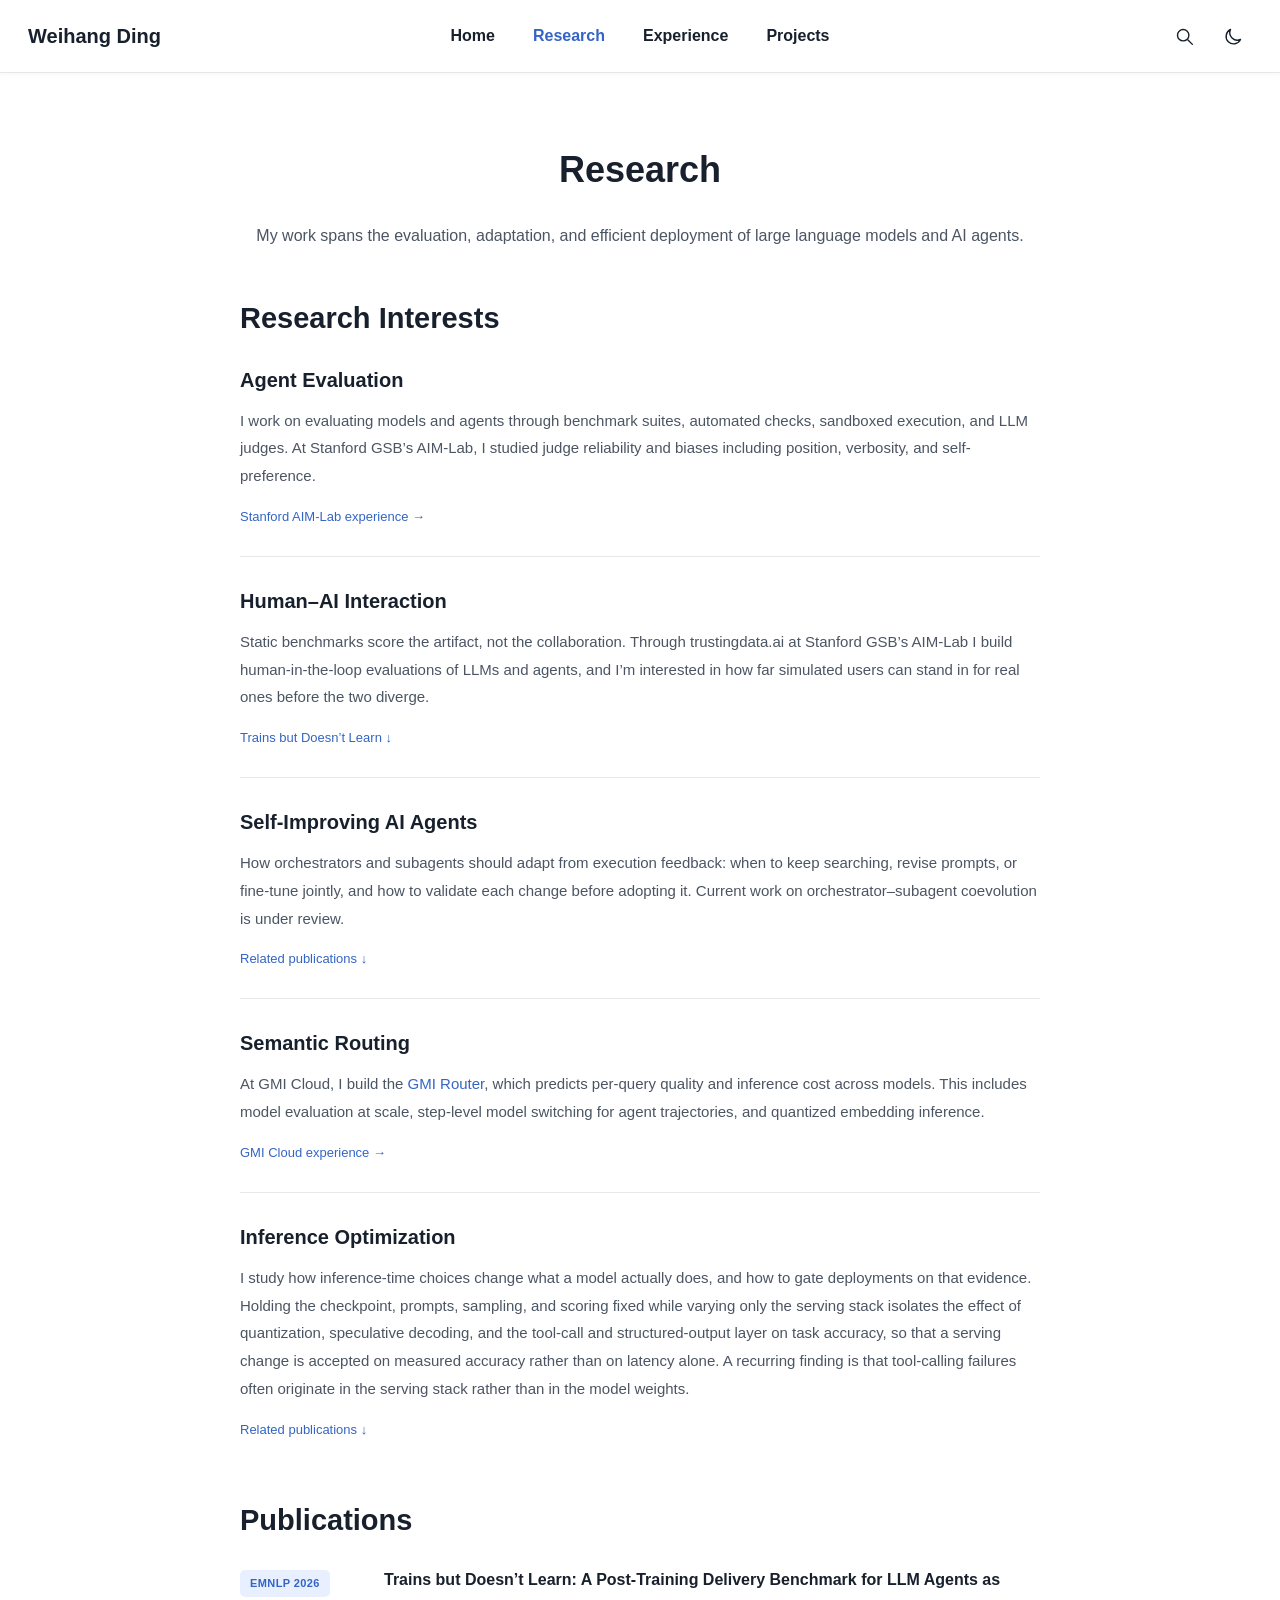
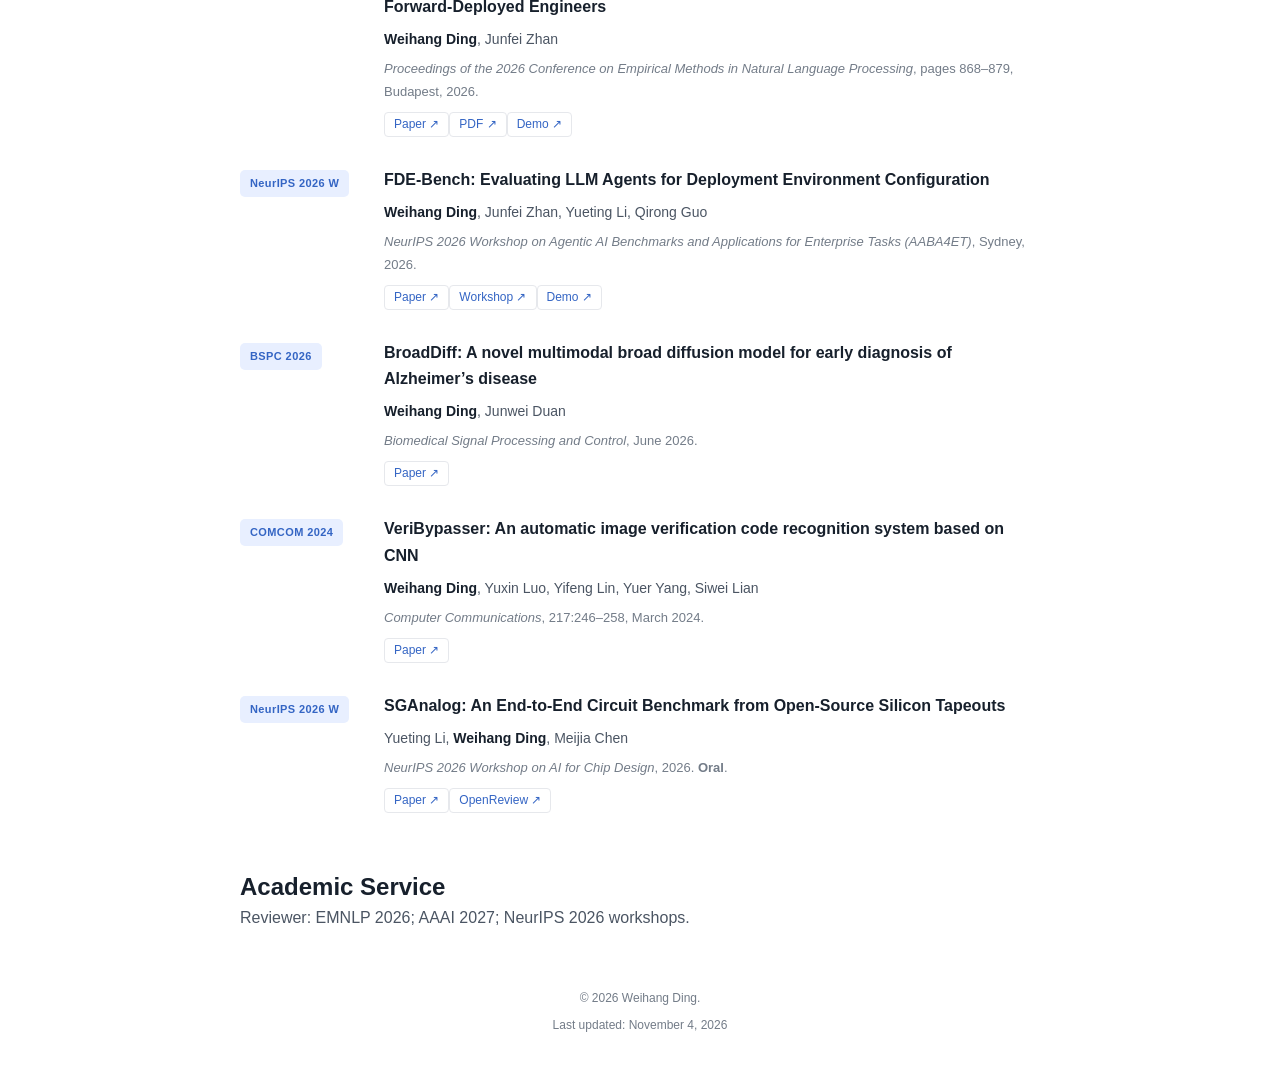
<file: research.html>
<!doctype html><html lang="en" id="top"><head><meta charset="utf-8"><meta name="viewport" content="width=device-width, initial-scale=1"><title>Research | Weihang Ding</title><meta name="description" content="Weihang (Charles) Ding — Machine Learning Engineer at GMI Cloud. Agent evaluation, human–AI interaction, self-improving agents, semantic routing, and post-training."><meta name="theme-color" content="#ffffff"><meta name="site-version" content="academic-en-10-nowriting"><link rel="canonical" href="https://charlesdingd.github.io/research.html"><link rel="icon" href="favicon.svg?v=2" type="image/svg+xml"><meta property="og:type" content="website"><meta property="og:title" content="Research | Weihang Ding"><meta property="og:description" content="Weihang (Charles) Ding — Machine Learning Engineer at GMI Cloud. Agent evaluation, human–AI interaction, self-improving agents, semantic routing, and post-training."><meta property="og:url" content="https://charlesdingd.github.io/research.html"><meta property="og:image" content="https://charlesdingd.github.io/avatar.png"><meta name="twitter:card" content="summary"><script src="theme.js?v=academic-en-10-nowriting"></script><link rel="stylesheet" href="style.css?v=academic-en-10-nowriting"></head><body><a class="skip" href="#main">Skip to content</a><header class="site-header"><div class="header-inner"><a class="site-name" href="index.html">Weihang Ding</a><nav id="primary-nav" aria-label="Main navigation"><a href="index.html">Home</a><a href="research.html" aria-current="page">Research</a><a href="experience.html">Experience</a><a href="projects.html">Projects</a></nav><div class="header-tools"><button class="search-toggle" type="button" aria-label="Search this website"><svg class="icon " viewBox="0 0 24 24" aria-hidden="true" fill="none" stroke="currentColor" stroke-width="1.6" stroke-linecap="round" stroke-linejoin="round"><circle cx="10.5" cy="10.5" r="6.5"/><path d="m16 16 5 5"/></svg></button><button class="theme-toggle" type="button" aria-label="Switch to dark mode" aria-pressed="false"><svg class="icon moon" viewBox="0 0 24 24" aria-hidden="true" fill="none" stroke="currentColor" stroke-width="1.6" stroke-linecap="round" stroke-linejoin="round"><path d="M20 15.4A8.6 8.6 0 0 1 8.6 4 8.6 8.6 0 1 0 20 15.4Z"/></svg><svg class="icon sun" viewBox="0 0 24 24" aria-hidden="true" fill="none" stroke="currentColor" stroke-width="1.6" stroke-linecap="round" stroke-linejoin="round"><circle cx="12" cy="12" r="4"/><path d="M12 2v2m0 16v2M2 12h2m16 0h2M5 5l1.5 1.5m11 11L19 19M5 19l1.5-1.5m11-11L19 5"/></svg></button><button class="menu-toggle" type="button" aria-label="Open navigation" aria-controls="primary-nav" aria-expanded="false"><svg class="icon " viewBox="0 0 24 24" aria-hidden="true" fill="none" stroke="currentColor" stroke-width="1.6" stroke-linecap="round" stroke-linejoin="round"><path d="M4 6h16M4 12h16M4 18h16"/></svg></button></div></div></header><main id="main" class="detail-main research-main"><h1 class="page-title">Research</h1><p class="page-description">My work spans the evaluation, adaptation, and efficient deployment of large language models and AI agents.</p><section class="detail-section" id="interests"><h2>Research Interests</h2><article class="research-topic"><h3>Agent Evaluation</h3><p>I work on evaluating models and agents through benchmark suites, automated checks, sandboxed execution, and LLM judges. At Stanford GSB’s AIM-Lab, I studied judge reliability and biases including position, verbosity, and self-preference.</p><a href="experience.html#role-1">Stanford AIM-Lab experience →</a></article><article class="research-topic"><h3>Human–AI Interaction</h3><p>Static benchmarks score the artifact, not the collaboration. Through trustingdata.ai at Stanford GSB’s AIM-Lab I build human-in-the-loop evaluations of LLMs and agents, and I’m interested in how far simulated users can stand in for real ones before the two diverge.</p><a href="#paper-emnlp">Trains but Doesn’t Learn ↓</a></article><article class="research-topic"><h3>Self-Improving AI Agents</h3><p>How orchestrators and subagents should adapt from execution feedback: when to keep searching, revise prompts, or fine-tune jointly, and how to validate each change before adopting it. Current work on orchestrator–subagent coevolution is under review.</p><a href="#publications">Related publications ↓</a></article><article class="research-topic"><h3>Semantic Routing</h3><p>At GMI Cloud, I build the <a href="https://www.gmicloud.ai/en/models/gmi-router" target="_blank" rel="noopener noreferrer">GMI Router</a>, which predicts per-query quality and inference cost across models. This includes model evaluation at scale, step-level model switching for agent trajectories, and quantized embedding inference.</p><a href="experience.html#role-0">GMI Cloud experience →</a></article><article class="research-topic"><h3>Inference Optimization</h3><p>I study how inference-time choices change what a model actually does, and how to gate deployments on that evidence. Holding the checkpoint, prompts, sampling, and scoring fixed while varying only the serving stack isolates the effect of quantization, speculative decoding, and the tool-call and structured-output layer on task accuracy, so that a serving change is accepted on measured accuracy rather than on latency alone. A recurring finding is that tool-calling failures often originate in the serving stack rather than in the model weights.</p><a href="#publications">Related publications ↓</a></article></section><section class="detail-section" id="publications"><h2>Publications</h2><div class="publication-list"><article class="publication" id="paper-emnlp"><span class="venue-badge">EMNLP 2026</span><div><h3>Trains but Doesn’t Learn: A Post-Training Delivery Benchmark for LLM Agents as Forward-Deployed Engineers</h3><p class="authors"><strong>Weihang Ding</strong>, <a href="https://junfei-z.github.io/" class="" target="_blank" rel="noopener noreferrer">Junfei Zhan</a></p><p class="publication-venue"><em>Proceedings of the 2026 Conference on Empirical Methods in Natural Language Processing</em>, pages 868–879, Budapest, 2026.</p><div class="paper-links"><a href="https://aclanthology.org/2026.emnlp-industry.52/" class="" target="_blank" rel="noopener noreferrer">Paper ↗</a><a href="https://aclanthology.org/2026.emnlp-industry.52.pdf" class="" target="_blank" rel="noopener noreferrer">PDF ↗</a><a href="tbdl/" class="" target="_blank" rel="noopener noreferrer">Demo ↗</a></div></div></article><article class="publication" id="paper-fde-bench"><span class="venue-badge">NeurIPS 2026 W</span><div><h3>FDE-Bench: Evaluating LLM Agents for Deployment Environment Configuration</h3><p class="authors"><strong>Weihang Ding</strong>, <a href="https://junfei-z.github.io/" class="" target="_blank" rel="noopener noreferrer">Junfei Zhan</a>, Yueting Li, Qirong Guo</p><p class="publication-venue"><em>NeurIPS 2026 Workshop on Agentic AI Benchmarks and Applications for Enterprise Tasks (AABA4ET)</em>, Sydney, 2026.</p><div class="paper-links"><a href="https://arxiv.org/abs/2609.27571" class="" target="_blank" rel="noopener noreferrer">Paper ↗</a><a href="https://marscod.github.io/AABA4ET.NeurIPS.2026/accepted-papers.html" class="" target="_blank" rel="noopener noreferrer">Workshop ↗</a><a href="fde-bench/" class="" target="_blank" rel="noopener noreferrer">Demo ↗</a></div></div></article><article class="publication" id="paper-broaddiff"><span class="venue-badge">BSPC 2026</span><div><h3>BroadDiff: A novel multimodal broad diffusion model for early diagnosis of Alzheimer’s disease</h3><p class="authors"><strong>Weihang Ding</strong>, Junwei Duan</p><p class="publication-venue"><em>Biomedical Signal Processing and Control</em>, June 2026.</p><div class="paper-links"><a href="https://www.sciencedirect.com/science/article/abs/pii/S1746809426013790" class="" target="_blank" rel="noopener noreferrer">Paper ↗</a></div></div></article><article class="publication" id="paper-veribypasser"><span class="venue-badge">COMCOM 2024</span><div><h3>VeriBypasser: An automatic image verification code recognition system based on CNN</h3><p class="authors"><strong>Weihang Ding</strong>, Yuxin Luo, Yifeng Lin, Yuer Yang, Siwei Lian</p><p class="publication-venue"><em>Computer Communications</em>, 217:246–258, March 2024.</p><div class="paper-links"><a href="https://doi.org/10.1016/j.comcom.2023.12.022" class="" target="_blank" rel="noopener noreferrer">Paper ↗</a></div></div></article><article class="publication" id="paper-sganalog"><span class="venue-badge">NeurIPS 2026 W</span><div><h3>SGAnalog: An End-to-End Circuit Benchmark from Open-Source Silicon Tapeouts</h3><p class="authors">Yueting Li, <strong>Weihang Ding</strong>, Meijia Chen</p><p class="publication-venue"><em>NeurIPS 2026 Workshop on AI for Chip Design</em>, 2026. <strong>Oral</strong>.</p><div class="paper-links"><a href="https://arxiv.org/abs/2610.03934" class="" target="_blank" rel="noopener noreferrer">Paper ↗</a><a href="https://openreview.net/forum?id=6othT7G4lC" class="" target="_blank" rel="noopener noreferrer">OpenReview ↗</a></div></div></article></div></section><section id="service"><h2>Academic Service</h2><p>Reviewer: EMNLP 2026; AAAI 2027; NeurIPS 2026 workshops.</p></section></main><footer class="site-footer"><p>© 2026 Weihang Ding.</p><p>Last updated: November 4, 2026</p></footer><dialog id="site-search" aria-labelledby="search-title"><div class="search-top"><h2 id="search-title">Search</h2><button class="search-close" type="button" aria-label="Close search"><svg class="icon " viewBox="0 0 24 24" aria-hidden="true" fill="none" stroke="currentColor" stroke-width="1.6" stroke-linecap="round" stroke-linejoin="round"><path d="m6 6 12 12M6 18 18 6"/></svg></button></div><label class="visually-hidden" for="search-input">Search this website</label><input id="search-input" type="search" autocomplete="off" placeholder="Search publications, experience, projects…"><div id="search-results" aria-live="polite"></div></dialog><script src="search-data.js?v=academic-en-10-nowriting"></script><script src="main.js?v=academic-en-10-nowriting"></script></body></html>
</file>
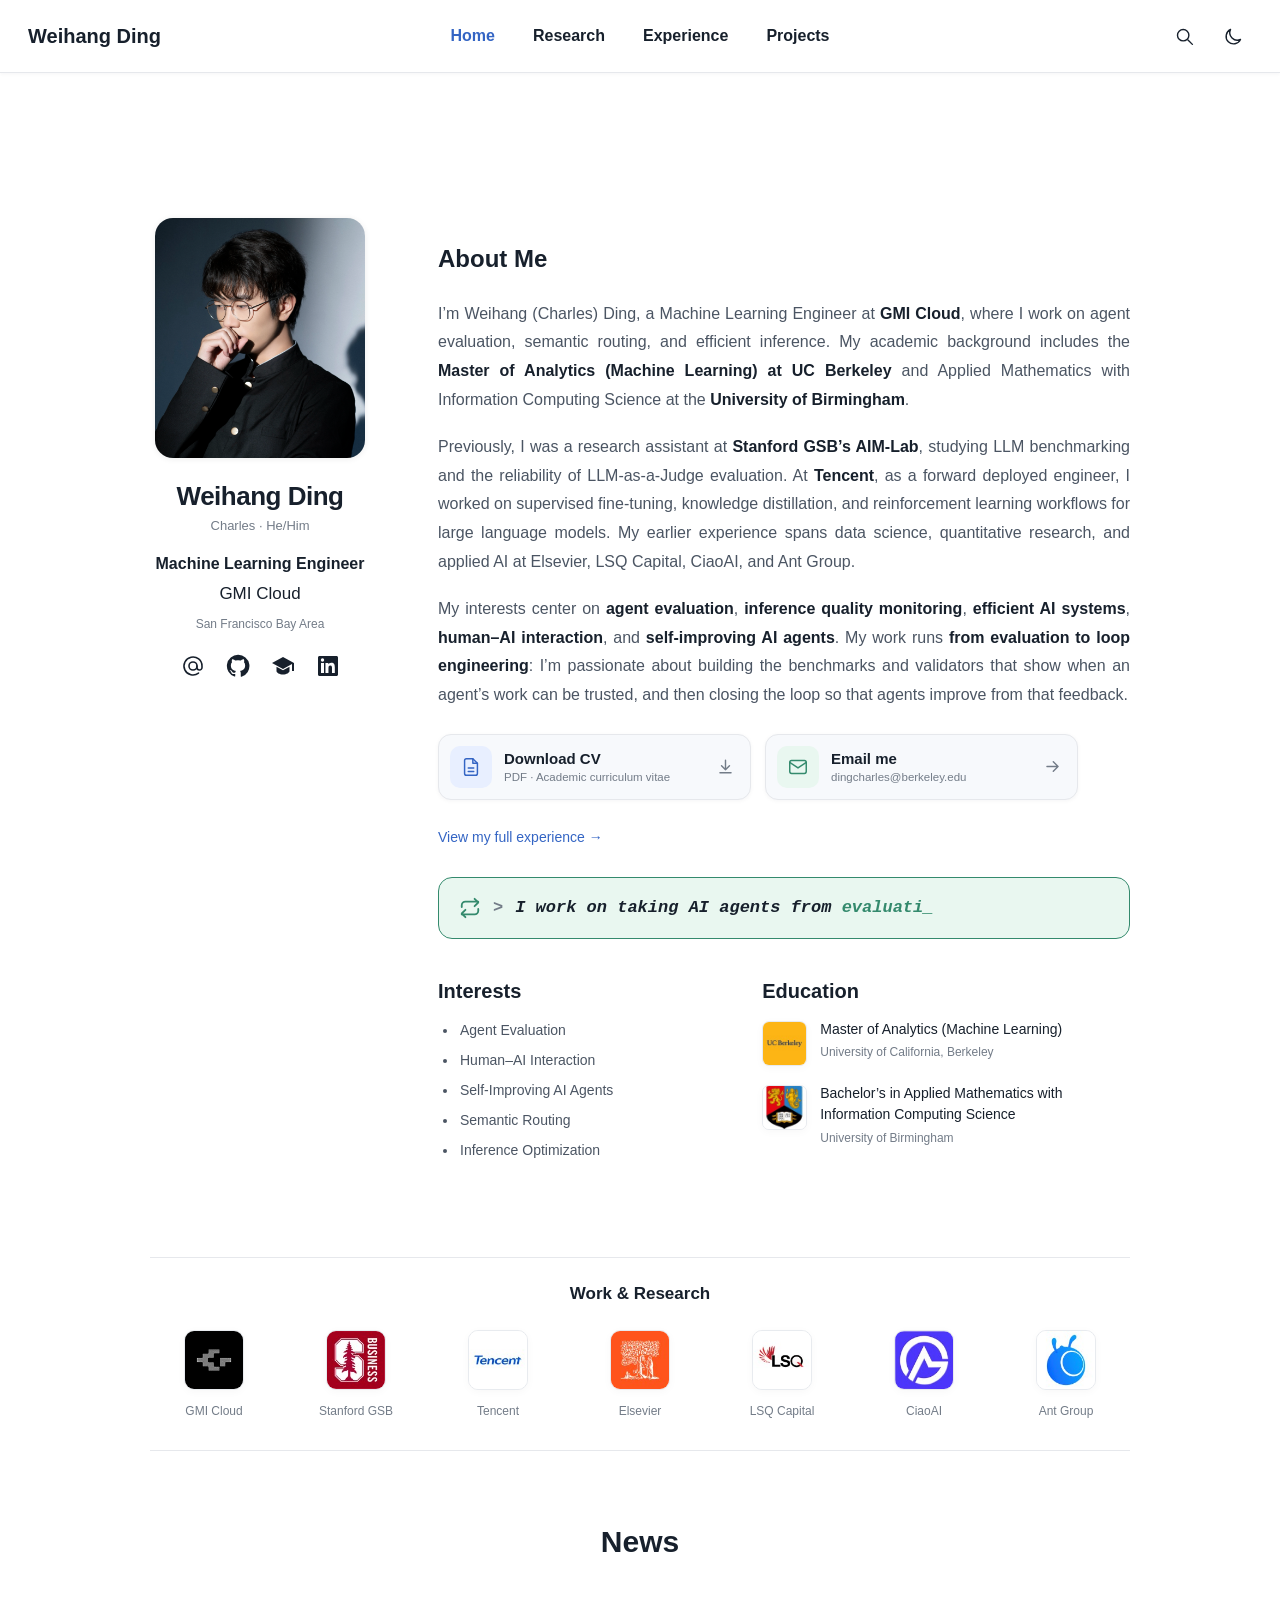
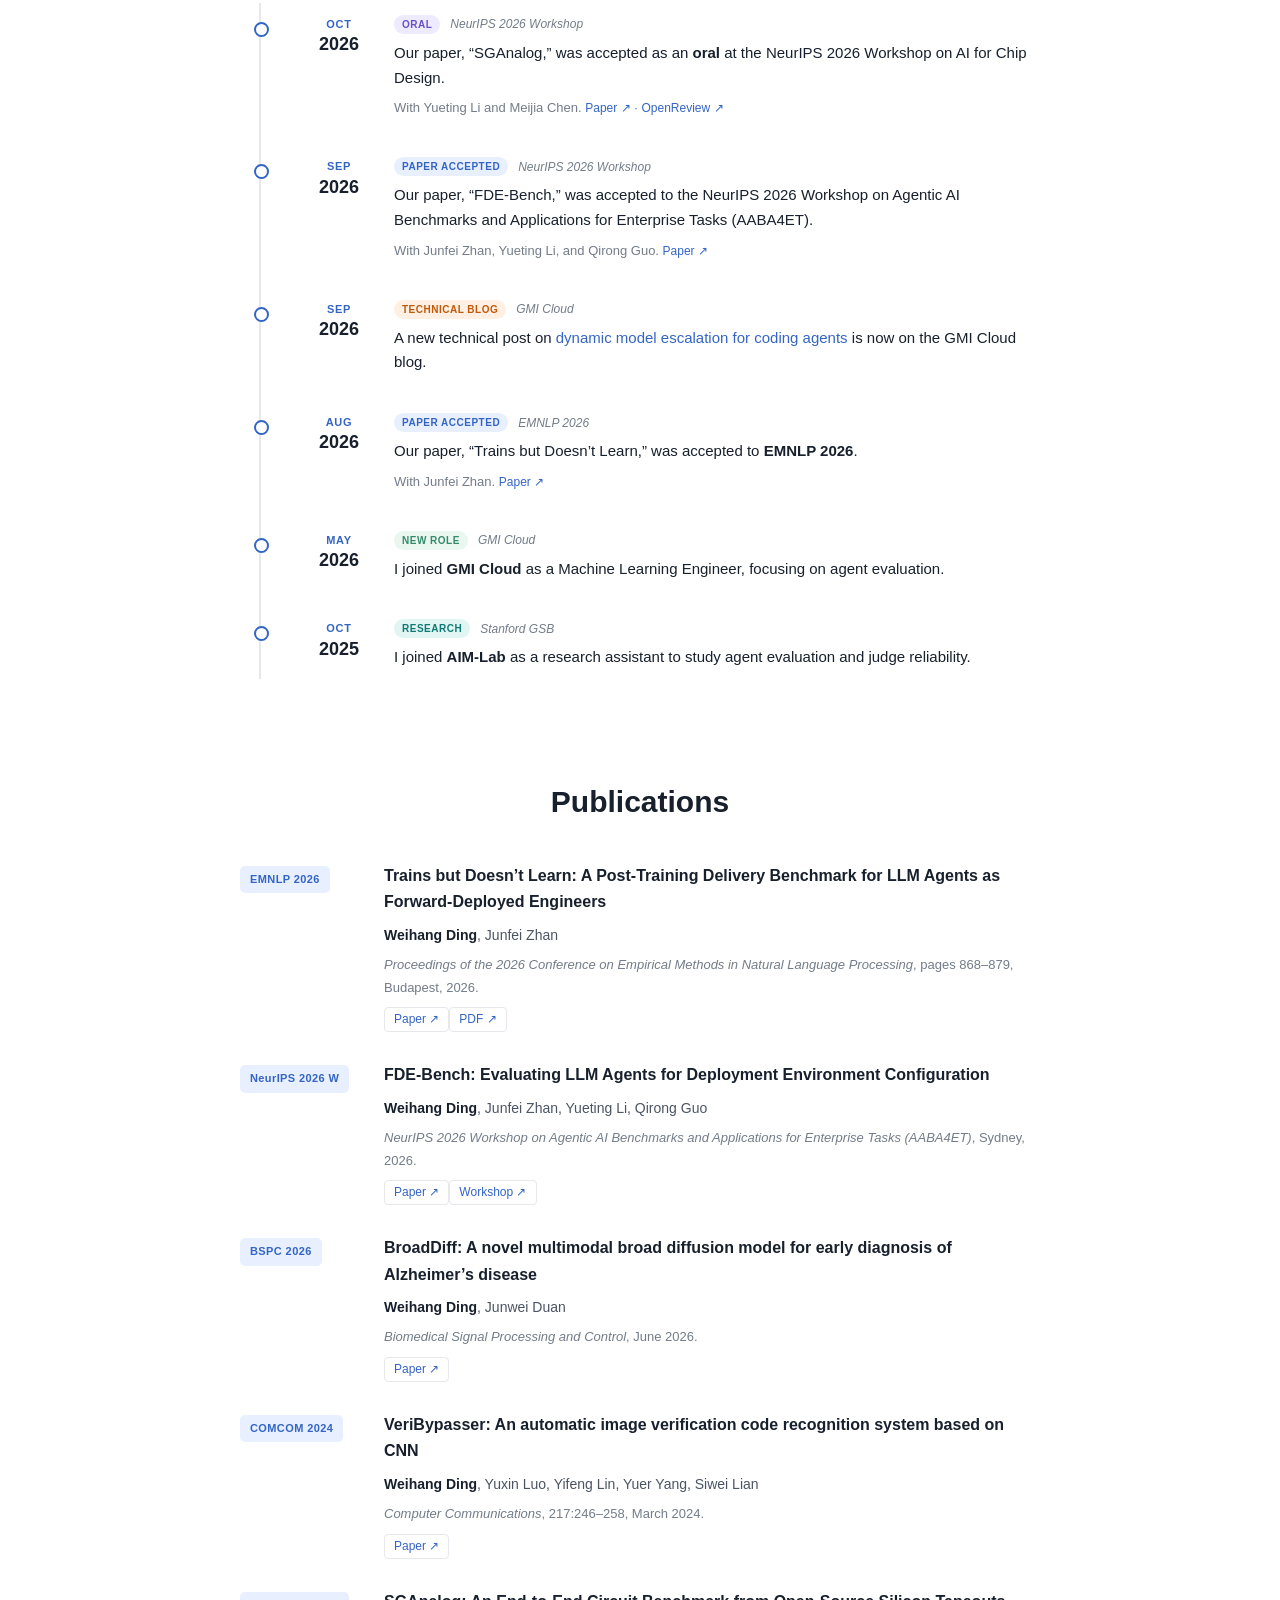
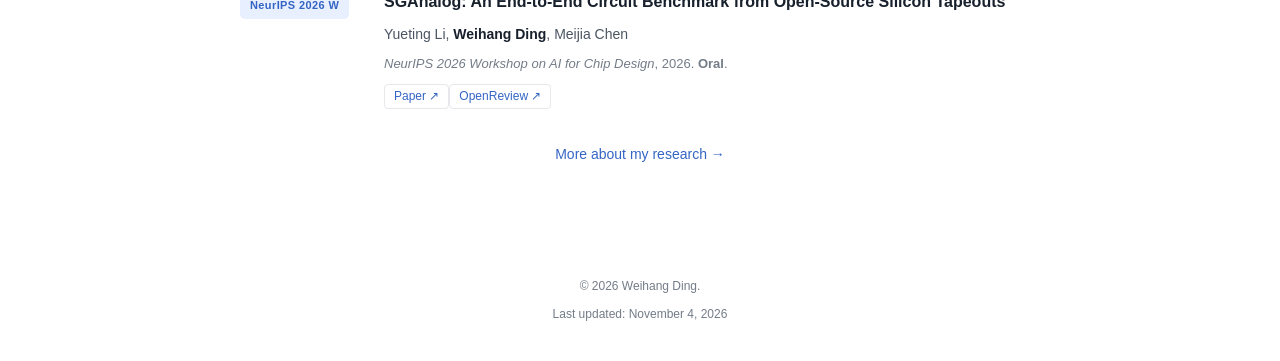
<file: zh.html>
<!doctype html><html lang="en"><head><meta charset="utf-8"><meta name="viewport" content="width=device-width,initial-scale=1"><title>Weihang Ding</title><meta name="robots" content="noindex"><link rel="canonical" href="https://charlesdingd.github.io/index.html"><script>location.replace("index.html" + location.search + location.hash);</script><meta http-equiv="refresh" content="0;url=index.html"></head><body><p><a href="index.html">Continue to the English website</a></p></body></html>
</file>
<file: style.css>
:root{color-scheme:light;--bg:#fff;--ink:#17202c;--body:#4b5563;--muted:#737c88;--border:#e6e8ec;--blue:#3465c4;--blue-soft:#e8efff;--green:#348a6d;--green-soft:#e9f7f0;--orange:#c2580a;--orange-soft:#fff0e3;--purple:#6b4fc7;--purple-soft:#eeeaff;--teal:#0f7a74;--teal-soft:#e1f5f3;--surface:#f7f9fc;--shadow:0 1px 4px #17202c0b;--font:Inter,-apple-system,BlinkMacSystemFont,"Segoe UI",Roboto,"Helvetica Neue",Arial,sans-serif}
html[data-theme=dark]{color-scheme:dark;--bg:#111827;--ink:#edf0f5;--body:#c1c9d5;--muted:#9ca8b8;--border:#303c4f;--blue:#91b5ff;--blue-soft:#223451;--green:#8cd0b4;--green-soft:#18372d;--orange:#f6ab74;--orange-soft:#3f2a18;--purple:#bfaef5;--purple-soft:#2c2652;--teal:#86d8cf;--teal-soft:#163b38;--surface:#192334;--shadow:none}
*{box-sizing:border-box}html{scroll-behavior:smooth;scroll-padding-top:105px}body{margin:0;background:var(--bg);color:var(--body);font-family:var(--font);font-size:16px;line-height:1.75;-webkit-font-smoothing:antialiased}h1,h2,h3,p{margin:0}h1,h2,h3{color:var(--ink);line-height:1.4}h1,h2{font-weight:700}h3{font-weight:600}a{color:var(--blue);text-decoration:none}a:hover{text-decoration:underline;text-underline-offset:3px}button,input{font:inherit}button{cursor:pointer}a:focus-visible,button:focus-visible,input:focus-visible{outline:3px solid var(--blue);outline-offset:4px;border-radius:3px}::selection{background:var(--blue-soft)}.visually-hidden{position:absolute;width:1px;height:1px;padding:0;overflow:hidden;clip:rect(0,0,0,0);white-space:nowrap;border:0}.skip{position:fixed;left:16px;top:-70px;z-index:100;background:var(--bg);padding:10px 18px}.skip:focus{top:10px}.icon{display:inline-block;width:22px;height:22px;vertical-align:middle;flex-shrink:0}.site-header{position:sticky;top:0;z-index:20;background:var(--bg);box-shadow:var(--shadow);border-bottom:1px solid var(--border)}.header-inner{height:72px;width:100%;padding:0 28px;display:grid;grid-template-columns:1fr auto 1fr;align-items:center;gap:28px}.site-name{font-size:20px;color:var(--ink);font-weight:700;white-space:nowrap;justify-self:start}.site-name:hover{text-decoration:none}.header-inner nav{display:flex;align-items:center;gap:38px}.header-inner nav a{font-weight:650;font-size:16px;color:var(--ink);line-height:1.5;padding:23px 0;position:relative}.header-inner nav a:hover,.header-inner nav a[aria-current=page]{color:var(--blue);text-decoration:none}.header-tools{display:flex;gap:12px;justify-content:end}.header-tools button,.search-close{border:0;background:none;color:var(--ink);padding:8px;display:grid;place-items:center;border-radius:6px}.header-tools button:hover,.search-close:hover{background:var(--surface)}.header-tools .icon{width:21px;height:21px}.menu-toggle{display:none!important}.sun{display:none}html[data-theme=dark] .moon{display:none}html[data-theme=dark] .sun{display:block}
.biography{width:min(980px,calc(100% - 64px));margin:auto;padding:145px 0 88px;display:grid;grid-template-columns:220px minmax(0,1fr);gap:68px;align-items:start}.profile{text-align:center}.avatar{display:block;width:210px;height:240px;object-fit:cover;border-radius:18px;margin:0 auto 20px;box-shadow:0 1px 6px #00000013}.profile h1{font-size:26px;font-weight:650;letter-spacing:-.5px}.profile-alias{font-size:13px;color:var(--muted);margin-top:1px}.profile h2{font-size:16px;line-height:1.5;font-weight:600;margin-top:14px}.affiliation{font-size:17px;color:var(--ink);margin-top:3px}.location{font-size:12px;margin-top:5px;color:var(--muted)}.social-icons{display:flex;justify-content:center;gap:15px;margin-top:16px}.social-icons a{display:grid;place-items:center;color:var(--ink);padding:3px}.social-icons a:hover{color:var(--blue)}.social-icons .icon{width:24px;height:24px}.about-content>h2{font-size:24px;margin:24px 0 24px;line-height:1.4}.bio p{font-size:16px;line-height:1.8;margin-bottom:18px;text-align:justify;hyphens:auto}.bio strong{color:var(--ink);font-weight:550}.bio-contact{font-size:14px;margin-top:25px}.bio-contact span{padding:0 11px;color:var(--muted)}.background-grid{display:grid;grid-template-columns:1fr 1.25fr;gap:30px;margin-top:38px}.background-grid h3{font-size:20px;font-weight:650;margin-bottom:14px}.interest-list{margin:0;padding-left:20px;line-height:1.65;font-size:14px}.interest-list li{margin-bottom:7px;padding-left:2px}.education-mini{list-style:none;padding:0;margin:0}.education-mini li{display:flex;gap:12px;margin-bottom:17px;font-size:14px;line-height:1.55}.education-mini .icon{width:20px;height:20px;color:var(--ink);margin-top:1px}.education-mini span{display:block;color:var(--ink)}.education-mini small{display:block;font-size:12px;line-height:1.6;color:var(--muted);margin-top:3px}
.home-section{width:min(800px,calc(100% - 64px));margin:auto;padding:48px 0 54px}.home-section>h2{text-align:center;font-size:30px;margin-bottom:40px}.news-section{padding-top:45px}.news-list{list-style:none;margin:0 0 0 19px;padding:0 0 0 45px;border-left:2px solid var(--border)}.news-list>li{position:relative;display:grid;grid-template-columns:66px 1fr;gap:22px;padding:12px 0 26px}.news-list>li:last-child{padding-bottom:9px}.news-list>li:before{content:'';width:11px;height:11px;position:absolute;top:19px;left:-52px;background:var(--bg);border:2px solid var(--blue);border-radius:50%}.news-list time{display:block;text-align:center;line-height:1.4;padding-top:2px}.news-list time span{font-size:11px;font-weight:700;color:var(--blue);letter-spacing:.7px;display:block}.news-list time strong{font-size:18px;font-weight:650;color:var(--ink)}.news-label{display:flex;align-items:center;flex-wrap:wrap;gap:10px;margin-bottom:7px;line-height:1.5}.news-label em{color:var(--muted);font-size:12px}.news-badge{display:inline-block;background:var(--blue-soft);color:var(--blue);font-size:10px;font-weight:700;letter-spacing:.5px;padding:2px 8px;border-radius:20px}.news-badge.green{background:var(--green-soft);color:var(--green)}.news-badge.orange{background:var(--orange-soft);color:var(--orange)}.news-badge.purple{background:var(--purple-soft);color:var(--purple)}.news-badge.teal{background:var(--teal-soft);color:var(--teal)}.news-list p:not(.news-label){font-size:15px;line-height:1.65;color:var(--ink)}.news-list .news-detail{font-size:13px!important;color:var(--muted)!important;margin-top:7px}.news-detail a{font-size:12px}
.publication{display:grid;grid-template-columns:122px 1fr;gap:22px;margin-bottom:30px;align-items:start}.publication:last-child{margin-bottom:0}.venue-badge{display:inline-block;background:var(--blue-soft);color:var(--blue);padding:4px 10px;border-radius:5px;font-size:11px;letter-spacing:.4px;font-weight:700;white-space:nowrap;text-align:center;margin-top:3px;justify-self:start}.publication h3{font-size:16px;font-weight:650;line-height:1.65}.authors{font-size:14px;line-height:1.65;margin-top:8px}.authors strong{color:var(--ink);font-weight:650}.authors a{color:var(--body)}.publication-venue{font-size:13px;color:var(--muted);line-height:1.75;margin-top:7px}.paper-links{margin-top:8px;font-size:12px}.paper-links a{display:inline-block;border:1px solid var(--border);padding:1px 9px;border-radius:4px}.paper-links a:hover{border-color:var(--blue);text-decoration:none}.section-followup{font-size:14px;margin-top:33px}.home-section .section-followup{text-align:center}.site-footer{text-align:center;font-size:12px;color:var(--muted);padding:56px 24px 35px;line-height:1.8}.site-footer p+p{margin-top:6px}
.detail-main{max-width:780px;width:calc(100% - 64px);margin:0 auto;padding-top:72px}.page-title{font-size:36px;text-align:center;margin-bottom:26px}.page-description{text-align:center;font-size:16px;margin-bottom:47px;line-height:1.85}.section-nav{display:flex;justify-content:center;flex-wrap:wrap;gap:12px 25px;font-size:13px;margin-bottom:50px}.detail-section{margin-bottom:57px;scroll-margin-top:105px}.detail-section>h2{font-size:29px;margin-bottom:27px}.experience-timeline{margin:0;padding:0 0 0 30px;list-style:none}.experience-item,.education-item{position:relative;border-left:1px solid var(--border);padding:0 0 38px 28px;margin:0;scroll-margin-top:110px}.experience-item:last-child,.education-item:last-child{padding-bottom:6px;border-color:transparent}.timeline-icon{position:absolute;left:-15px;top:0;background:var(--green-soft);color:var(--green);width:29px;height:29px;border:4px solid var(--bg);display:grid;place-items:center;border-radius:50%}.timeline-icon .icon{width:20px;height:20px}.experience-item h3,.education-item h3{font-size:20px;line-height:1.5;font-weight:650;margin:0 0 4px}.organization{font-size:16px;color:var(--muted);line-height:1.6}.dates{font-size:14px;color:var(--muted);line-height:1.7;margin-top:2px}.role-meta{font-size:12px;color:var(--muted);margin-top:5px}.achievement-list{margin:18px 0 0;padding-left:22px;font-size:15px;line-height:1.8}.achievement-list li{padding-left:2px;margin-bottom:11px}.achievement-list li:last-child{margin-bottom:0}.education-details{margin:17px 0 0;padding-left:21px;font-size:15px}.certifications{display:grid;grid-template-columns:1fr 1fr;gap:27px 35px}.certification{border-top:1px solid var(--border);padding-top:18px}.certification h3{font-size:17px;line-height:1.6;margin-bottom:8px}.certification .organization{font-size:14px}.certification .dates{font-size:12px}.credential-id{font-size:12px;color:var(--muted);margin-top:6px}.skills-grid{display:grid;grid-template-columns:1fr 1fr;gap:30px}.skills-grid h3,.language-title{font-size:18px;margin-bottom:11px}.skills-grid p{font-size:14px;line-height:1.9}.language-title{margin-top:26px}.research-main{max-width:800px}.research-topic{margin:0 0 30px;padding:0 0 26px;border-bottom:1px solid var(--border)}.research-topic:last-child{border:0;padding-bottom:0}.research-topic h3{font-size:20px;margin-bottom:13px}.research-topic p{font-size:15px;line-height:1.85;margin-bottom:12px}.research-topic>a{font-size:13px}.projects-main{max-width:1000px}.project-grid{display:grid;grid-template-columns:repeat(3,minmax(0,1fr));gap:36px 30px;margin-top:8px}.project-card{min-width:0;scroll-margin-top:110px}.project-cover{display:block;border:1px solid var(--border);border-radius:12px;overflow:hidden;background:var(--surface);box-shadow:var(--shadow);transition:transform .2s ease,border-color .2s ease}.project-cover:hover{transform:translateY(-2px);border-color:var(--blue)}.project-cover img{display:block;width:100%;height:auto;aspect-ratio:16/10;object-fit:cover}.project-category{font-size:12px;color:var(--blue);letter-spacing:.25px;text-transform:uppercase;margin:16px 0 8px}.project-card h2{font-size:19px;line-height:1.35;margin-bottom:10px;overflow-wrap:anywhere}.project-card h2 a{color:inherit;text-decoration:none}.project-card h2 a:hover{color:var(--blue)}.project-card h2 .ext{font-size:14px;color:var(--muted);margin-left:2px}.project-card>p{font-size:14px;line-height:1.75}.project-card .project-note{font-size:13px;color:var(--muted);margin-top:10px}
#site-search{width:min(650px,calc(100% - 32px));max-height:80vh;background:var(--bg);color:var(--ink);border:1px solid var(--border);border-radius:10px;padding:26px;margin:12vh auto 0;box-shadow:0 20px 70px #0003}#site-search::backdrop{background:#0f172a77}.search-top{display:flex;align-items:center;justify-content:space-between;margin-bottom:17px}.search-top h2{font-size:25px}#search-input{width:100%;border:1px solid var(--border);border-radius:6px;padding:12px 14px;color:var(--ink);background:var(--surface);font-size:15px}#search-results{padding-top:16px;max-height:48vh;overflow:auto}.search-result{display:block;padding:12px 4px;border-bottom:1px solid var(--border);font-size:15px;line-height:1.6}.search-result small{display:block;color:var(--muted);font-size:12px}.search-hint{color:var(--muted);font-size:14px;padding:8px 0}
@media(max-width:1050px){.project-grid{grid-template-columns:repeat(2,minmax(0,1fr))}.header-inner{padding:0 23px;gap:20px}.header-inner nav{gap:25px}.site-name{font-size:18px}.biography{grid-template-columns:200px minmax(0,1fr);gap:45px;padding-top:90px}.background-grid{gap:20px}.interest-list{font-size:13px}}
@media(max-width:760px){html{scroll-padding-top:93px}.header-inner{height:65px;padding:0 21px;grid-template-columns:1fr auto;gap:14px}.header-tools{gap:8px}.header-tools button{padding:6px}.menu-toggle{display:grid!important}.header-inner nav{display:none;position:absolute;left:0;right:0;top:65px;background:var(--bg);padding:10px 23px 17px;border-bottom:1px solid var(--border);box-shadow:var(--shadow);gap:0;flex-direction:column;align-items:stretch}.header-inner nav.open{display:flex}.header-inner nav a{padding:10px 0;font-size:15px}.biography{display:block;width:calc(100% - 44px);padding:47px 0 28px;max-width:580px}.profile{margin-bottom:42px}.avatar{width:189px;height:216px;margin-bottom:18px}.profile h1{font-size:27px}.profile h2{margin-top:10px;font-size:16px}.profile-alias{font-size:12px}.social-icons{margin-top:12px}.about-content>h2{font-size:23px;margin:0 0 20px}.bio p{font-size:15px;line-height:1.85;text-align:left;hyphens:none;margin-bottom:17px}.bio-contact{font-size:13px;margin-top:21px}.bio-contact span{padding:0 6px}.background-grid{margin-top:28px;grid-template-columns:1fr 1.2fr;gap:20px}.background-grid h3{font-size:19px;margin-bottom:13px}.interest-list{font-size:13px;line-height:1.65;padding-left:17px}.education-mini li{font-size:13px;gap:9px}.education-mini small{font-size:11px}.education-mini .icon{width:18px;height:18px}.home-section{width:calc(100% - 44px);padding:35px 0;max-width:580px}.home-section>h2{font-size:27px;margin-bottom:28px}.news-list{margin-left:6px;padding-left:21px}.news-list>li{grid-template-columns:48px 1fr;gap:13px;padding-bottom:25px}.news-list>li:before{left:-28px;width:10px;height:10px}.news-list time span{font-size:10px}.news-list time strong{font-size:16px}.news-list p:not(.news-label){font-size:14px}.news-label{gap:7px}.news-label em{font-size:11px}.news-badge{font-size:9px;padding:2px 7px}.news-list .news-detail{font-size:12px!important}.publication{grid-template-columns:1fr;gap:10px;margin-bottom:31px}.publication h3{font-size:15px;line-height:1.7}.venue-badge{font-size:10px}.authors{font-size:13px}.publication-venue{font-size:12px}.section-followup{font-size:13px}.detail-main{width:calc(100% - 44px);padding-top:43px;max-width:580px}.page-title{font-size:30px;margin-bottom:22px}.page-description{font-size:15px;text-align:left;margin-bottom:30px}.section-nav{font-size:12px;gap:8px 17px;margin-bottom:33px}.detail-section{margin-bottom:40px}.detail-section>h2{font-size:24px;margin-bottom:23px}.experience-timeline{padding-left:12px}.experience-item,.education-item{padding-left:22px;padding-bottom:30px}.experience-item h3,.education-item h3{font-size:18px}.organization{font-size:14px}.dates{font-size:12px}.role-meta{font-size:11px}.achievement-list{font-size:14px;line-height:1.85;padding-left:18px;margin-top:15px}.education-details{font-size:14px}.certifications,.skills-grid{grid-template-columns:1fr;gap:24px}.certification h3{font-size:16px}.research-topic h3{font-size:19px}.research-topic p{font-size:14px}.project-grid{grid-template-columns:1fr;gap:30px}.project-card h2{font-size:18px}.site-footer{padding-top:35px;font-size:11px}.search-top h2{font-size:22px}#site-search{padding:21px}#search-input{font-size:14px}}
@media(max-width:420px){.background-grid{grid-template-columns:1fr;gap:23px}.education-mini{max-width:320px}.profile{margin-bottom:36px}.site-name{font-size:17px}.header-inner{padding:0 17px}.header-tools{gap:5px}}
@media(prefers-reduced-motion:reduce){html{scroll-behavior:auto}*{transition:none!important}}
@media print{.site-header,.section-nav,.social-icons,.bio-contact,.skip,#site-search{display:none}body{background:white;color:#222;font-size:11pt}.biography{padding:0 0 20px;width:100%}.detail-main,.home-section{width:100%;max-width:none;padding-top:0}.detail-section{margin-bottom:22px}.experience-item,.education-item,.publication,.certification{break-inside:avoid}.page-title{text-align:left}.site-footer{padding:15px 0}.achievement-list,.bio p{font-size:10pt}a{color:inherit}.timeline-icon{background:white}.news-list{border-color:#aaa}}
/* Organization imagery */
.organization-logo{display:grid;place-items:center;width:64px;height:64px;flex-shrink:0;overflow:hidden;background:#fff;border:1px solid #e8ebef;border-radius:10px;box-shadow:0 2px 8px #17202c08}
.organization-logo img{display:block;width:100%;height:100%;object-fit:contain}
.organization-logo:hover{outline:2px solid var(--blue);outline-offset:3px}
.education-mini .education-logo{width:45px;height:45px;border-radius:7px;margin-top:2px}
.education-mini li{gap:13px}
.experience-timeline{padding-left:33px}
.experience-item,.education-item{padding-left:53px}
.timeline-logo{position:absolute;left:-33px;top:1px;box-shadow:0 0 0 6px var(--bg)}
.affiliations{width:min(980px,calc(100% - 64px));margin:0 auto 25px;padding:24px 0 30px;border-top:1px solid var(--border);border-bottom:1px solid var(--border)}
.affiliations h2{text-align:center;font-size:17px;font-weight:600;margin-bottom:24px}
.affiliation-grid{display:grid;grid-template-columns:repeat(7,minmax(0,1fr));gap:14px}
.affiliation-item{display:flex;flex-direction:column;align-items:center;gap:12px;text-align:center}
.affiliation-item>span{font-size:12px;color:var(--muted);line-height:1.5}
.affiliation-item .organization-logo{width:60px;height:60px}
/* Display the central school emblem; keep the surrounding labels in English. */
.logo-cfls img{clip-path:polygon(46% 19%,64% 43%,77% 43%,77% 74%,16% 74%,16% 43%,44% 34%);transform:scale(1.42);transform-origin:48% 46%}
@media(max-width:760px){.experience-timeline{padding-left:24px}.experience-item,.education-item{padding-left:37px}.timeline-logo{width:46px;height:46px;left:-24px;border-radius:8px;box-shadow:0 0 0 4px var(--bg)}.affiliations{width:calc(100% - 44px);max-width:580px;margin-bottom:12px;padding:24px 0}.affiliation-grid{grid-template-columns:repeat(4,minmax(0,1fr));gap:23px 12px}.affiliation-item .organization-logo{width:52px;height:52px}.affiliation-item>span{font-size:11px}.education-mini .education-logo{width:40px;height:40px}.education-mini li{gap:11px}}
@media print{.organization-logo{print-color-adjust:exact;-webkit-print-color-adjust:exact;box-shadow:none}.affiliations{break-inside:avoid}.timeline-logo{box-shadow:0 0 0 4px white}}
/* Technical writing */



.work-writing{font-size:13px;margin-top:17px;line-height:1.7}
@media(max-width:760px){.work-writing{font-size:12px}}

.about-actions{display:grid;grid-template-columns:repeat(2,minmax(0,1fr));gap:14px;max-width:640px;margin-top:24px}.action-card{display:grid;grid-template-columns:42px minmax(0,1fr) 20px;align-items:center;gap:12px;min-width:0;padding:11px 14px 11px 11px;border:1.5px solid var(--border);border-radius:13px;background:var(--surface);color:var(--ink);text-decoration:none;box-shadow:var(--shadow);transition:border-color .2s ease,transform .2s ease}.action-card:hover{transform:translateY(-1px);text-decoration:none}.action-card.cv-download:hover{border-color:var(--blue)}.action-card.contact-card:hover{border-color:var(--green)}.action-icon{display:grid;width:42px;height:42px;place-items:center;border-radius:10px}.action-icon.cv-icon{background:var(--blue-soft);color:var(--blue)}.action-icon.mail-icon{background:var(--green-soft);color:var(--green)}.action-icon .icon{width:22px;height:22px}.action-copy{display:flex;min-width:0;flex-direction:column;gap:1px;text-align:left}.action-copy strong{font-size:15px;font-weight:700;line-height:1.35;color:var(--ink)}.action-copy small{overflow:hidden;font-size:11.5px;line-height:1.35;color:var(--muted);text-overflow:ellipsis;white-space:nowrap}.action-arrow{width:19px;height:19px;color:var(--muted);transition:color .2s ease,transform .2s ease}.cv-download:hover .action-arrow{color:var(--blue);transform:translateY(2px)}.contact-card:hover .action-arrow{color:var(--green);transform:translateX(2px)}@media(max-width:560px){.about-actions{grid-template-columns:1fr}}@media print{.about-actions{display:none}}

.tagline{display:flex;align-items:flex-start;gap:12px;margin:28px 0 8px;padding:16px 20px;border:1.5px solid var(--green);border-radius:14px;background:var(--green-soft);font:italic 600 17px/1.6 ui-monospace,SFMono-Regular,Menlo,Consolas,monospace;color:var(--ink)}.tagline-icon{flex:none;width:22px;height:22px;margin-top:3px;color:var(--green)}.tagline-prompt{flex:none;color:var(--muted)}.tagline-line{min-width:0}.tagline-eval{color:var(--green);font-weight:700}.tagline-loop{color:var(--ink);font-weight:800;text-decoration:underline;text-decoration-thickness:2px;text-underline-offset:5px}.tagline-cursor{color:var(--green);animation:tagline-blink 1s steps(1) infinite}@keyframes tagline-blink{50%{opacity:0}}@media (prefers-reduced-motion:reduce){.tagline-cursor{animation:none}}@media (max-width:600px){.tagline{font-size:15px;padding:14px 16px;gap:10px}}
</file>
